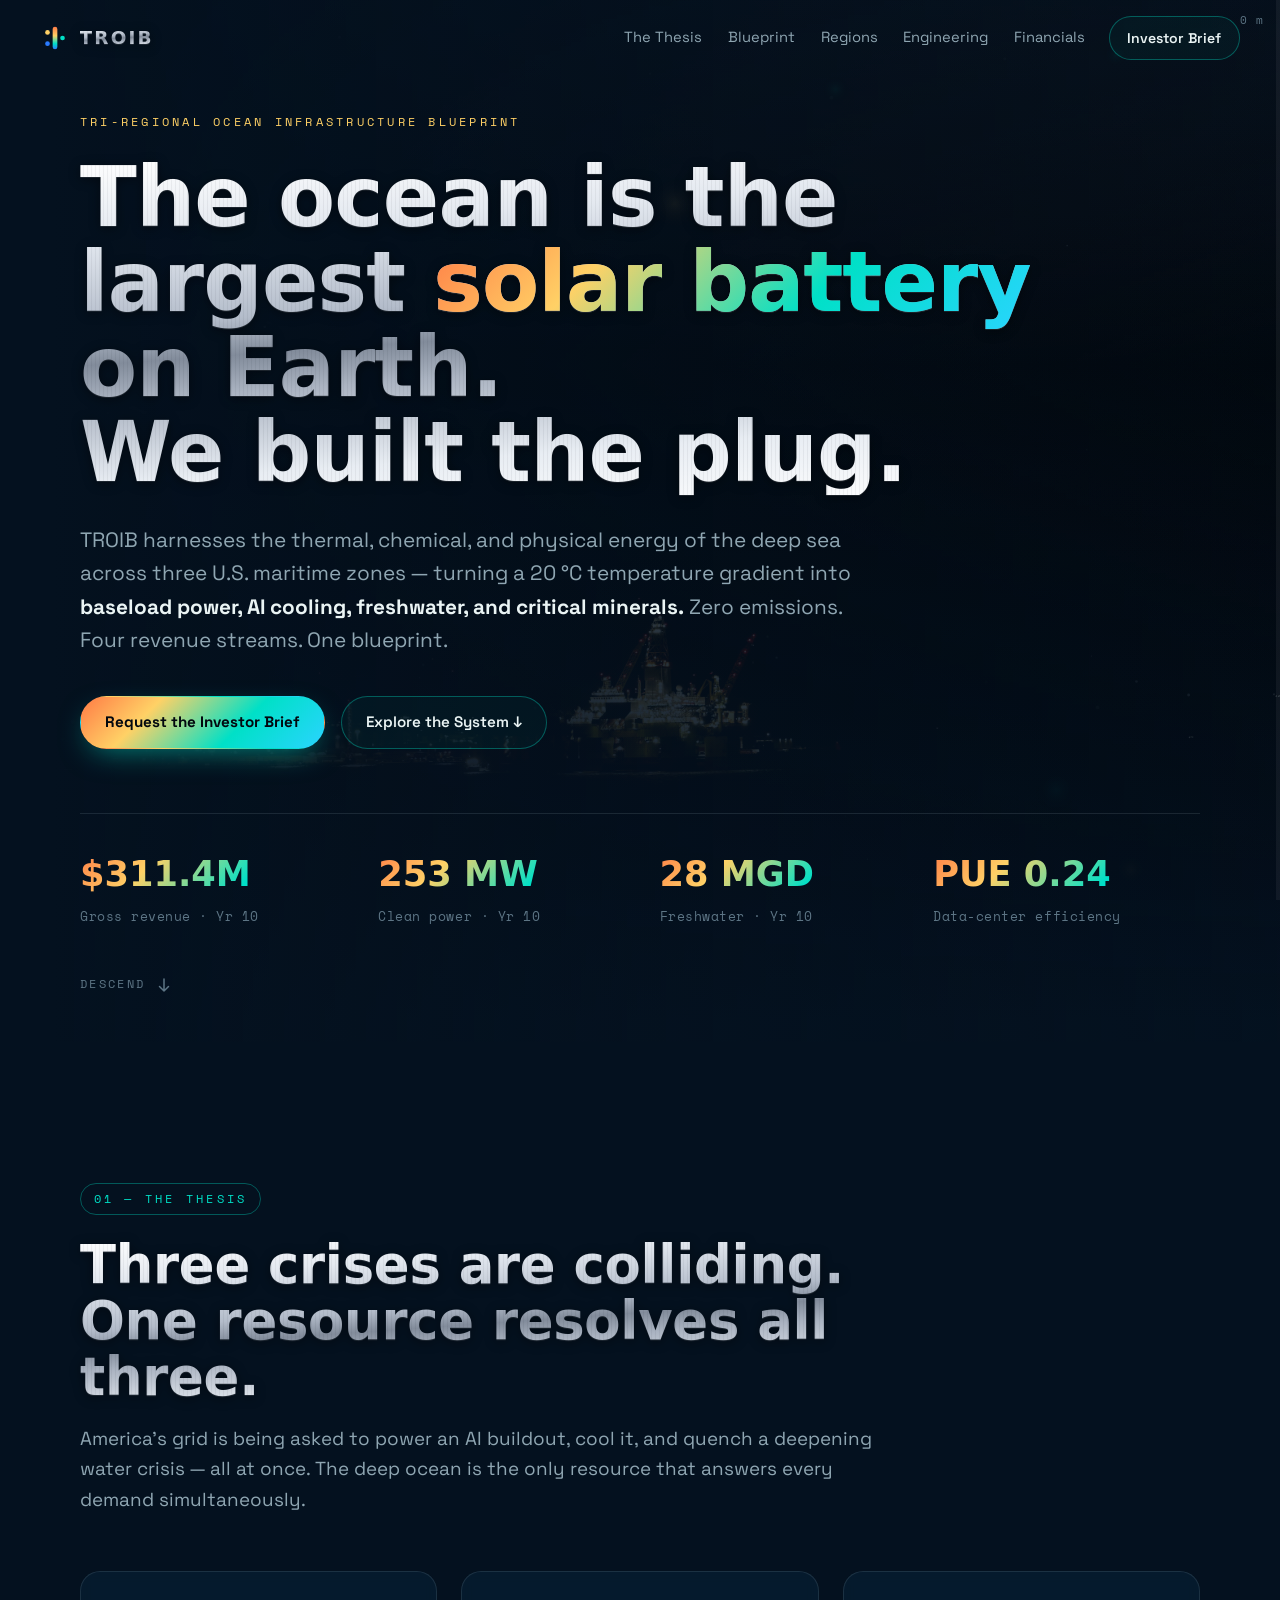
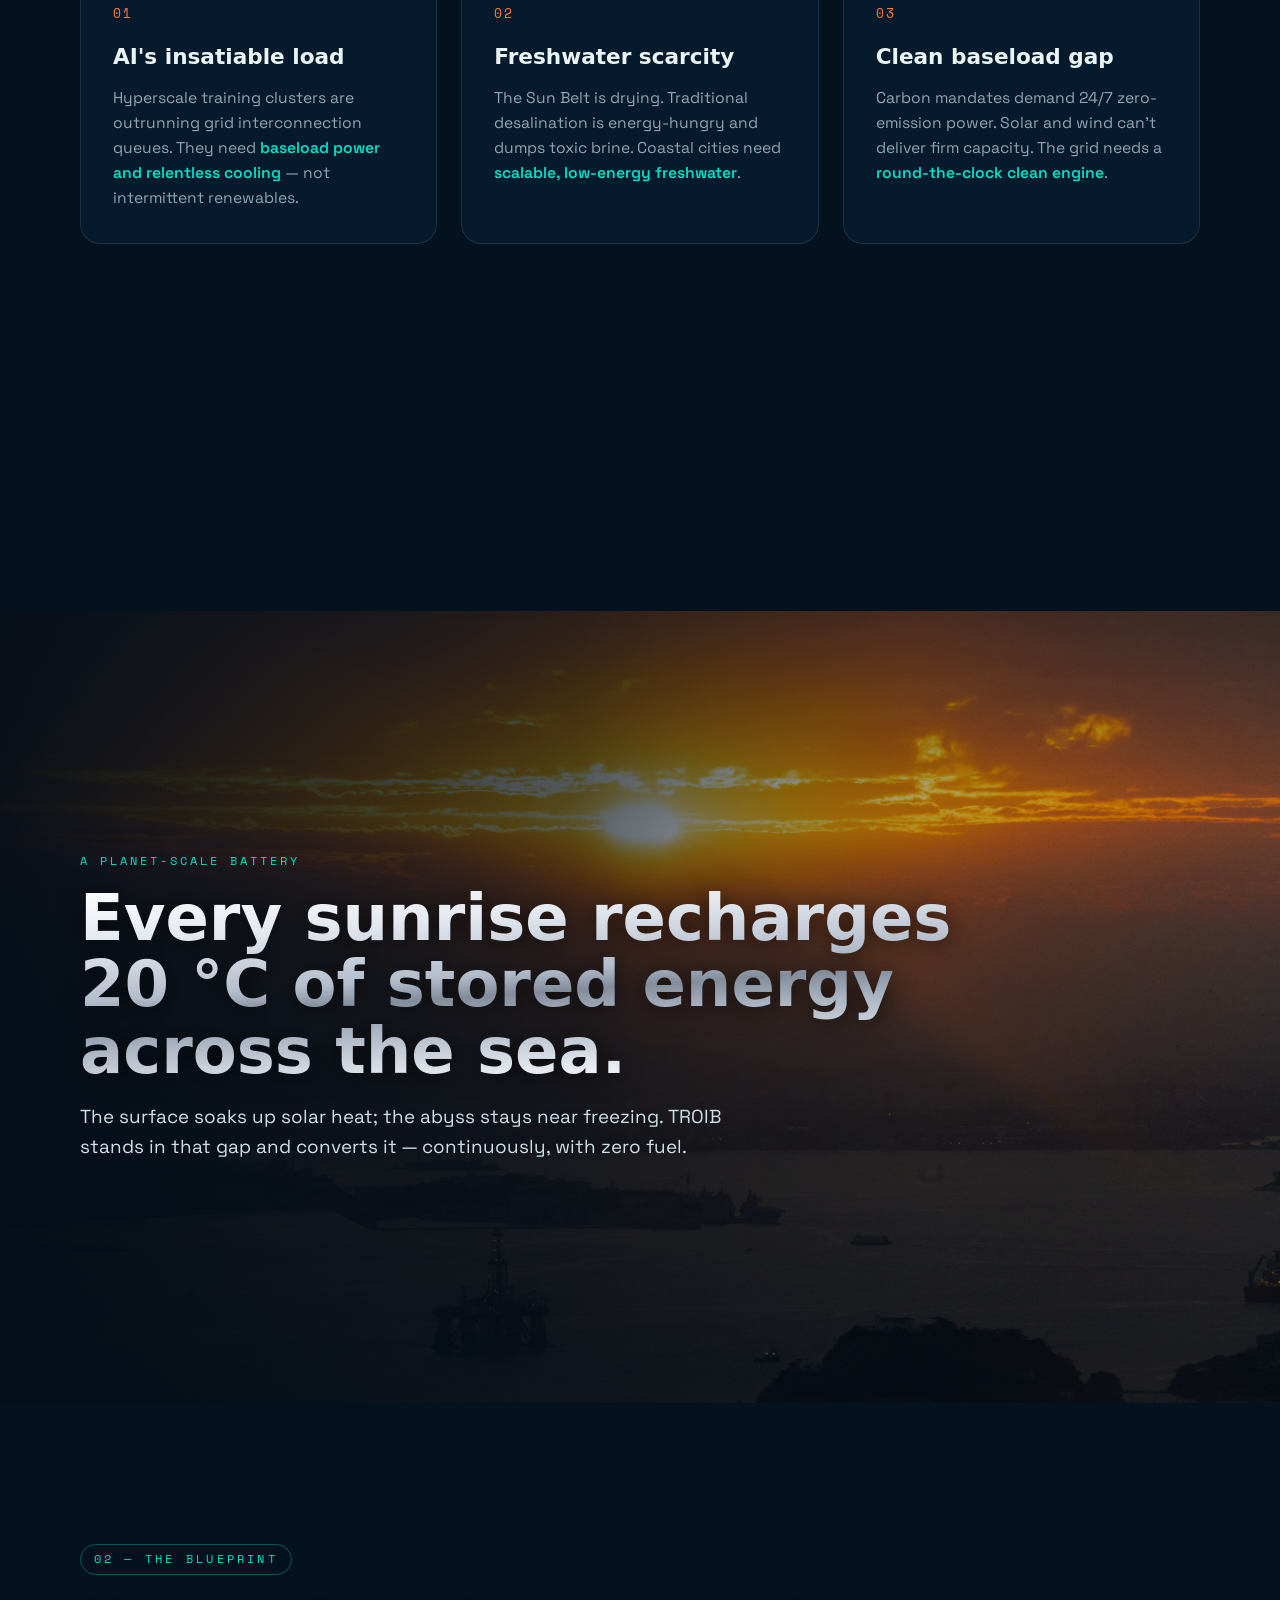
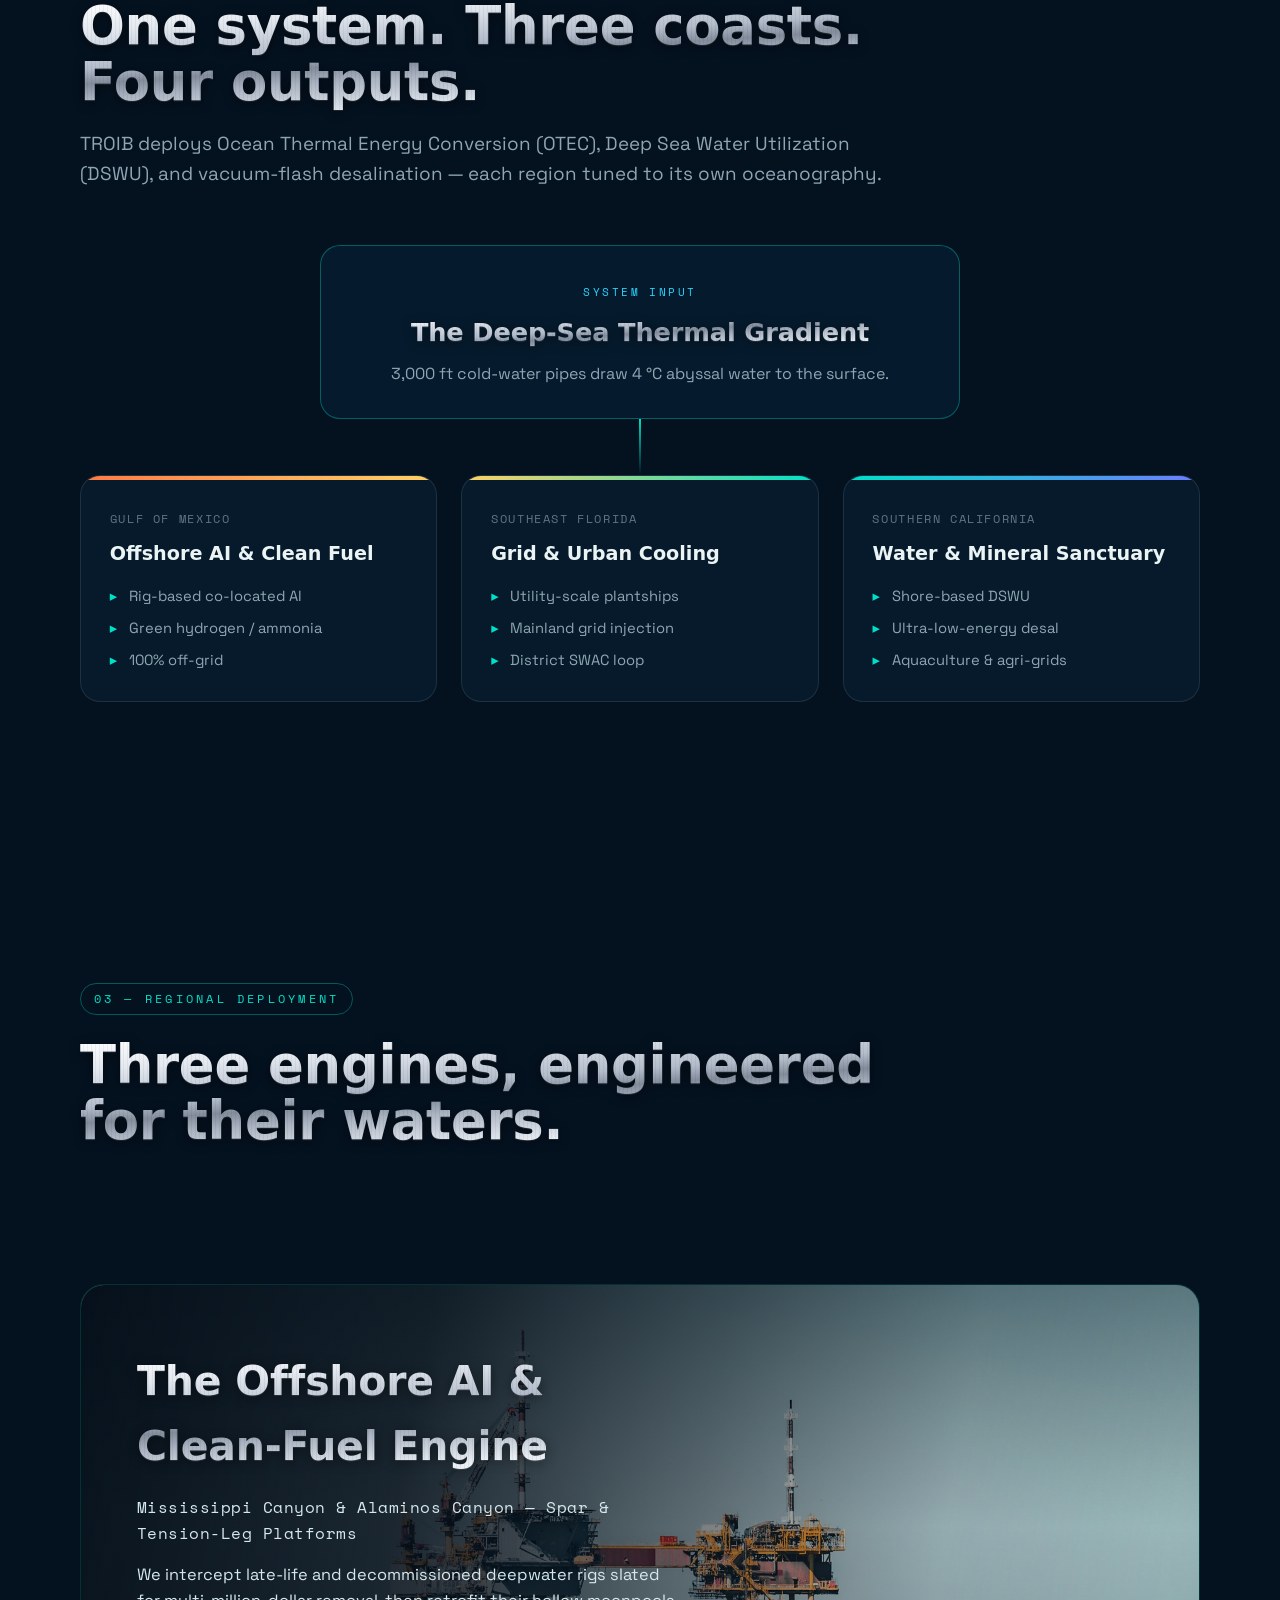
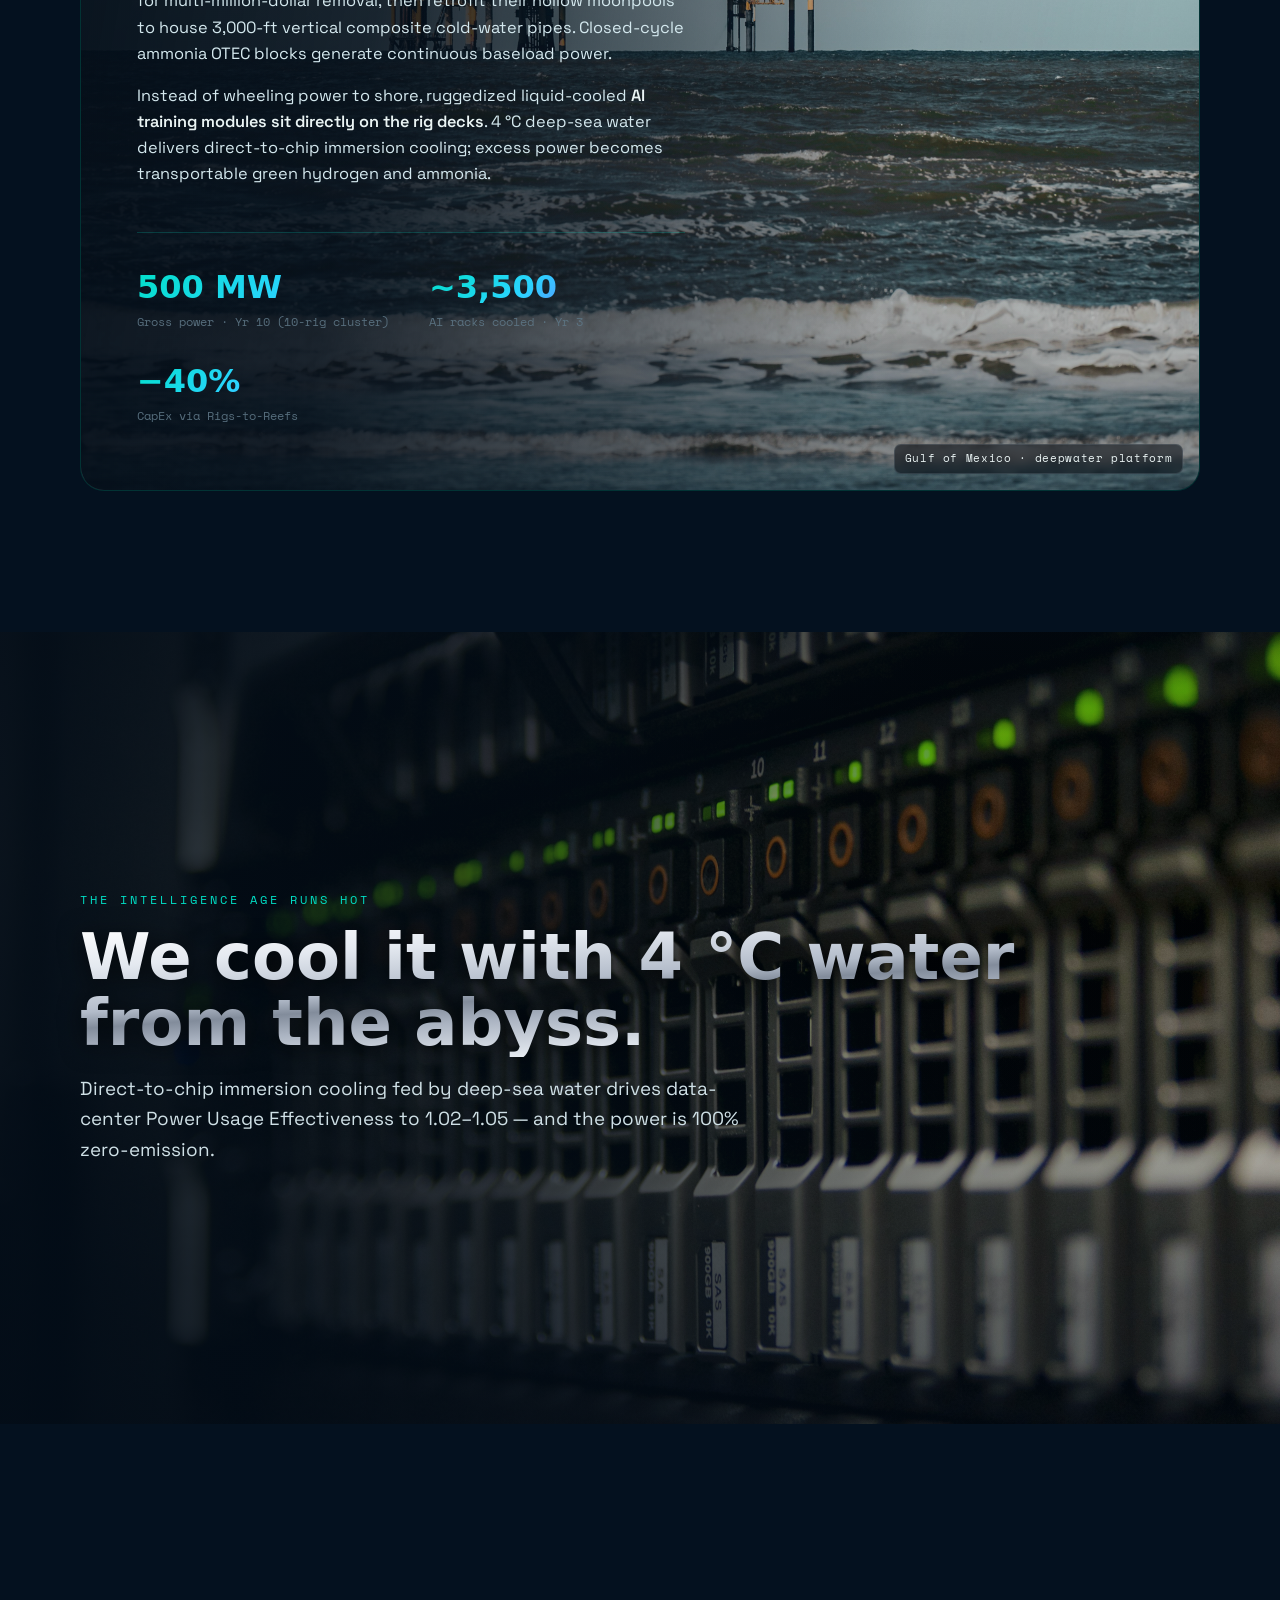
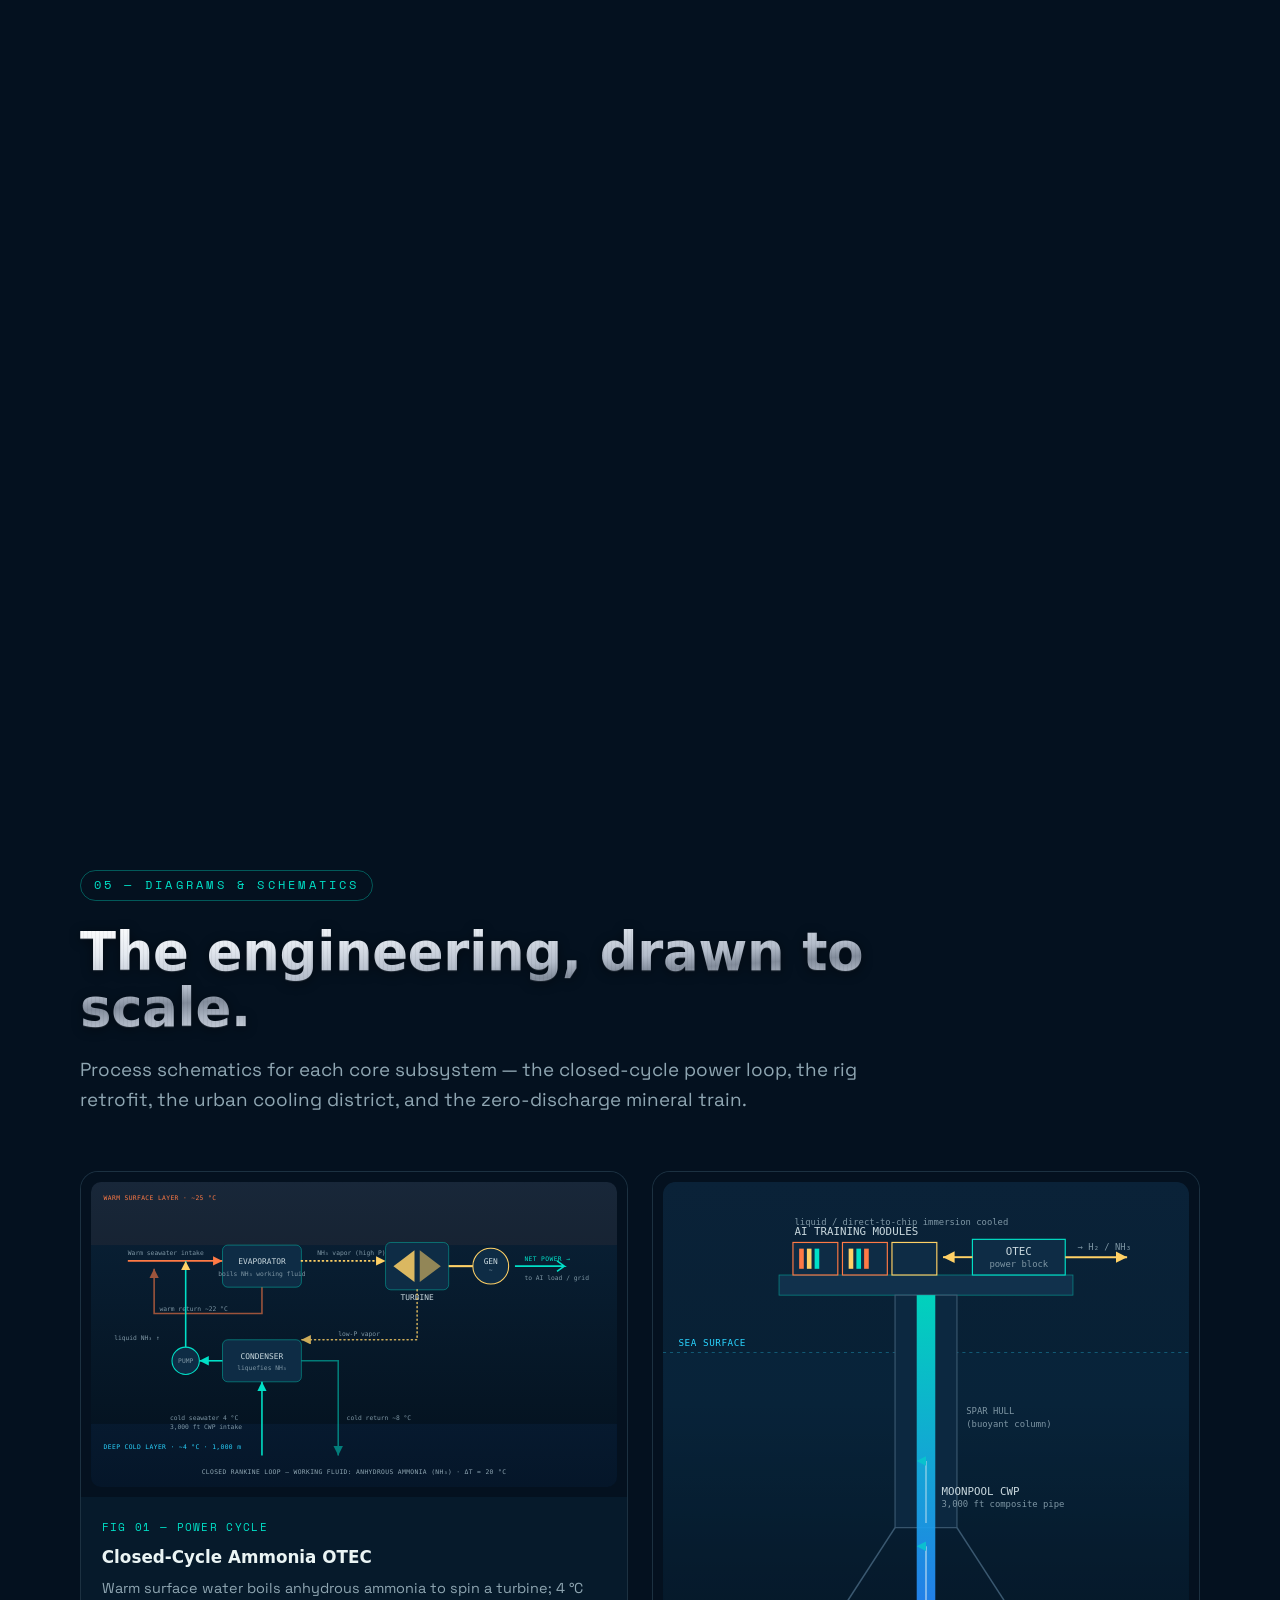
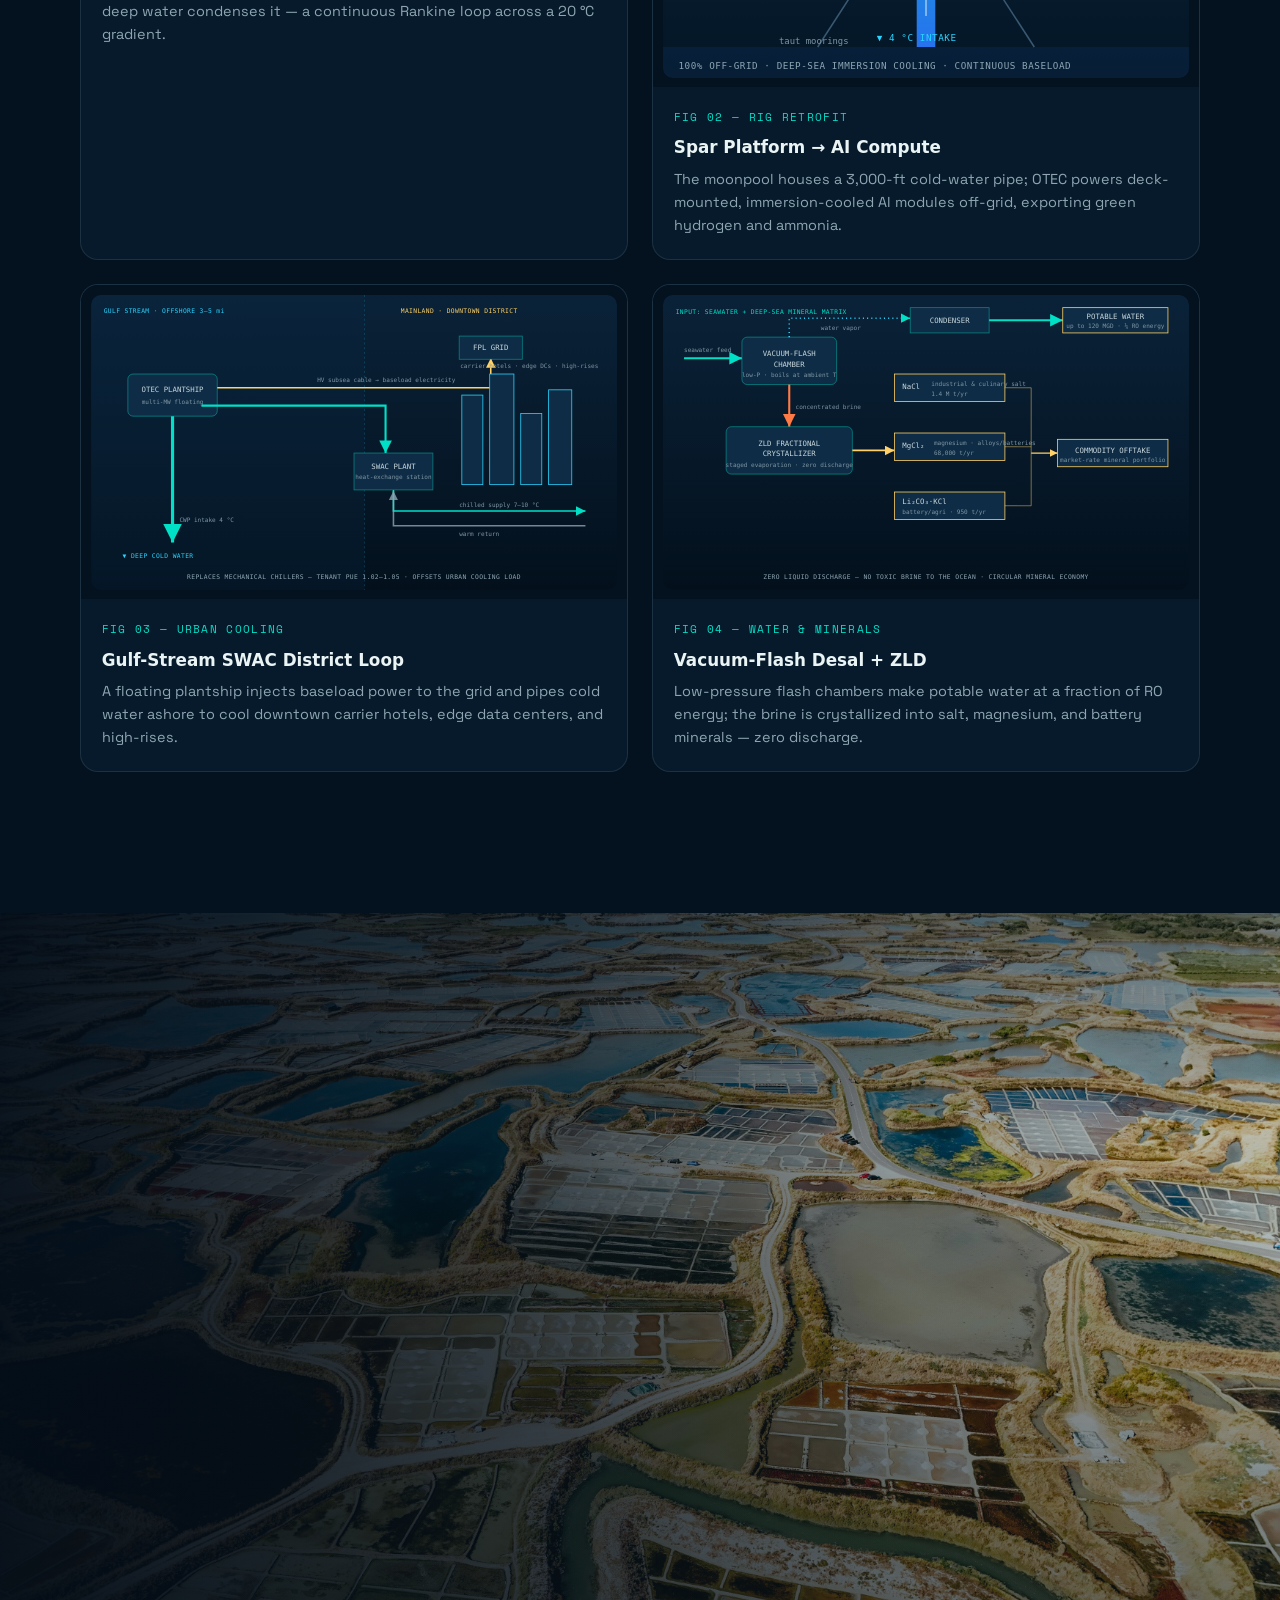
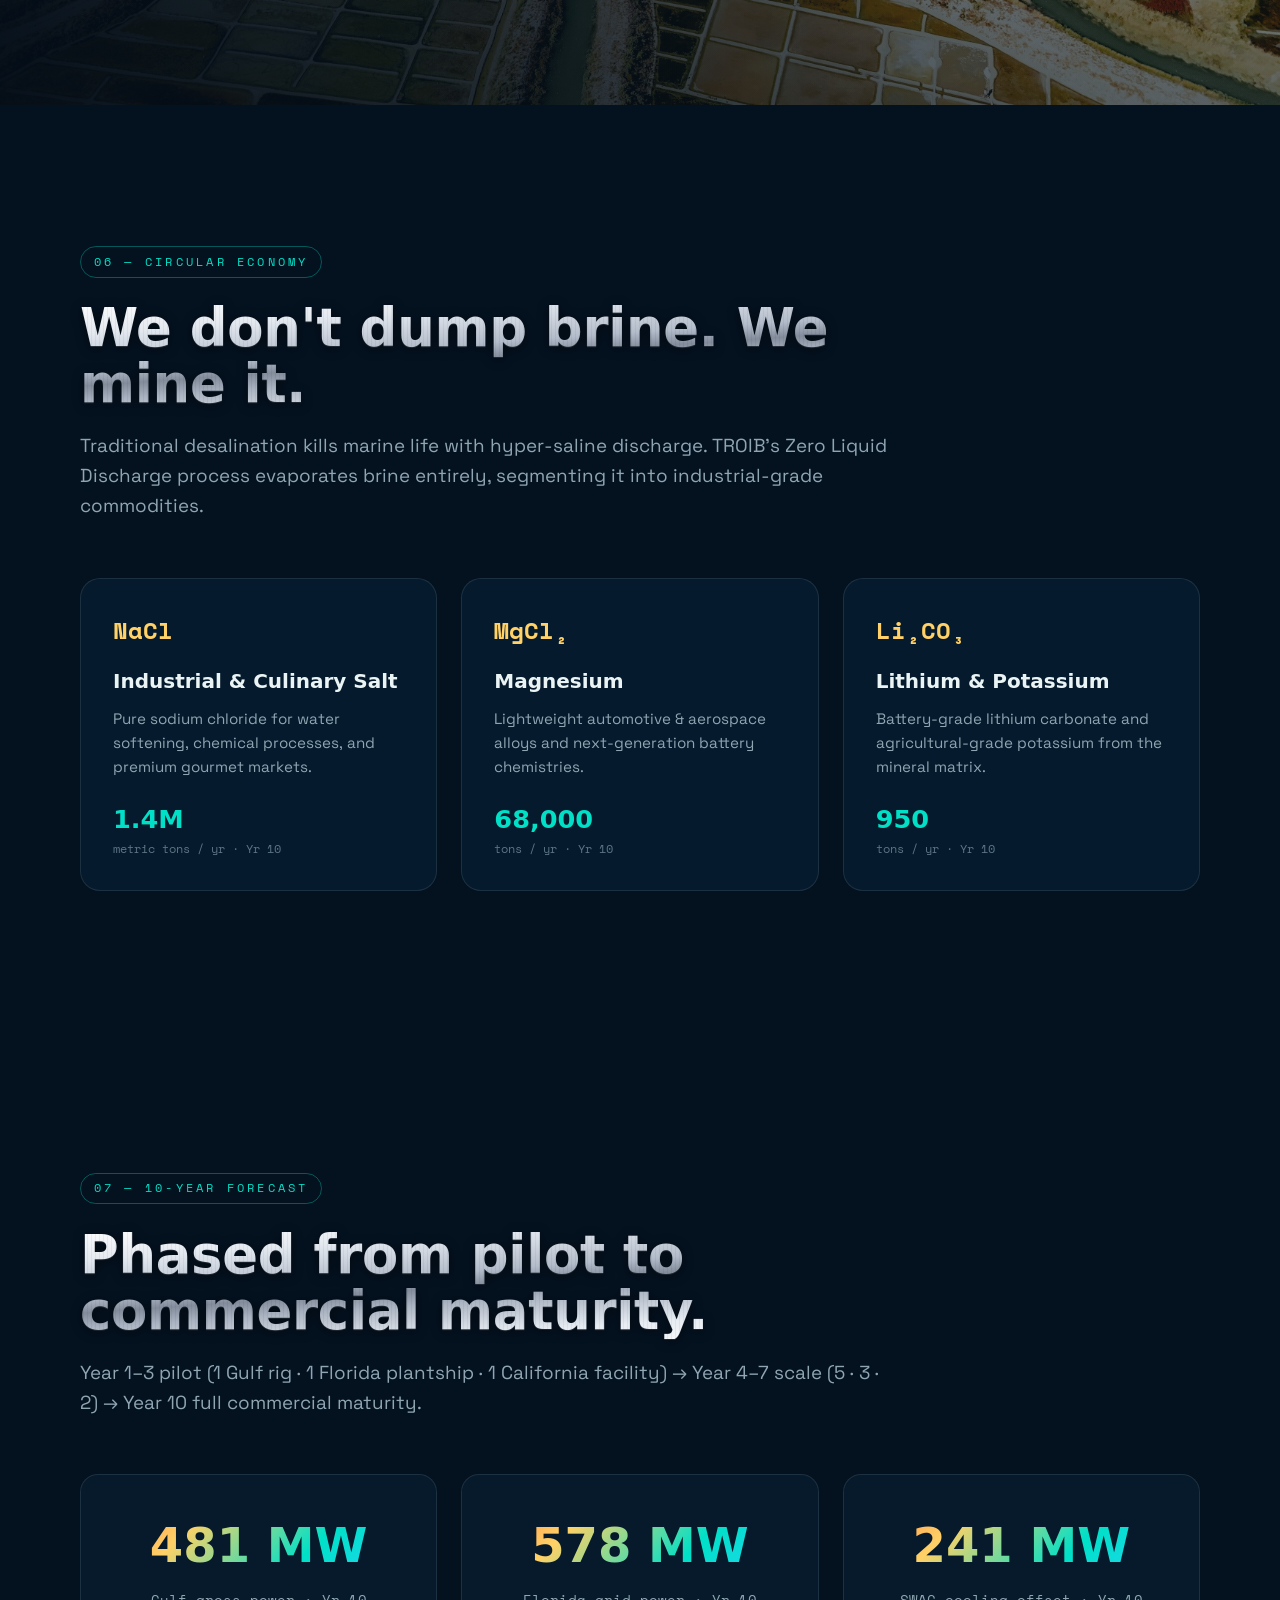
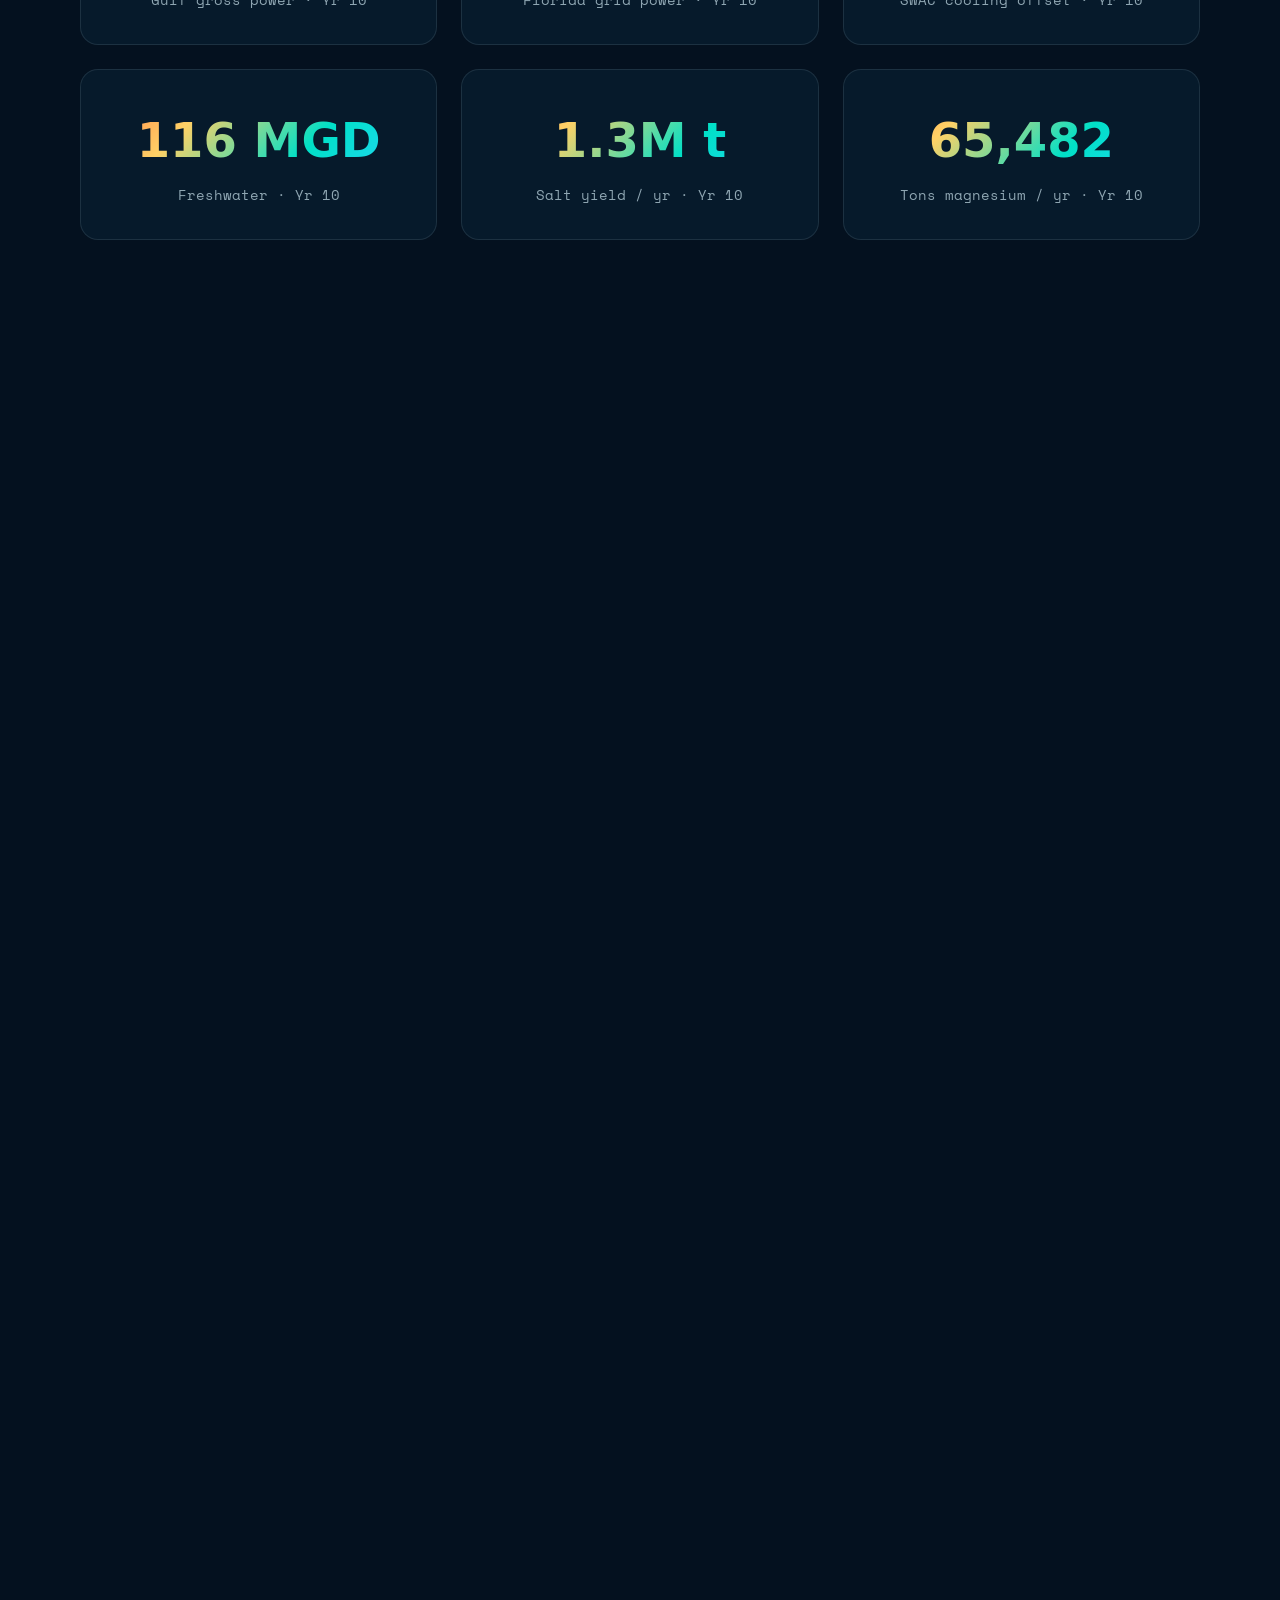
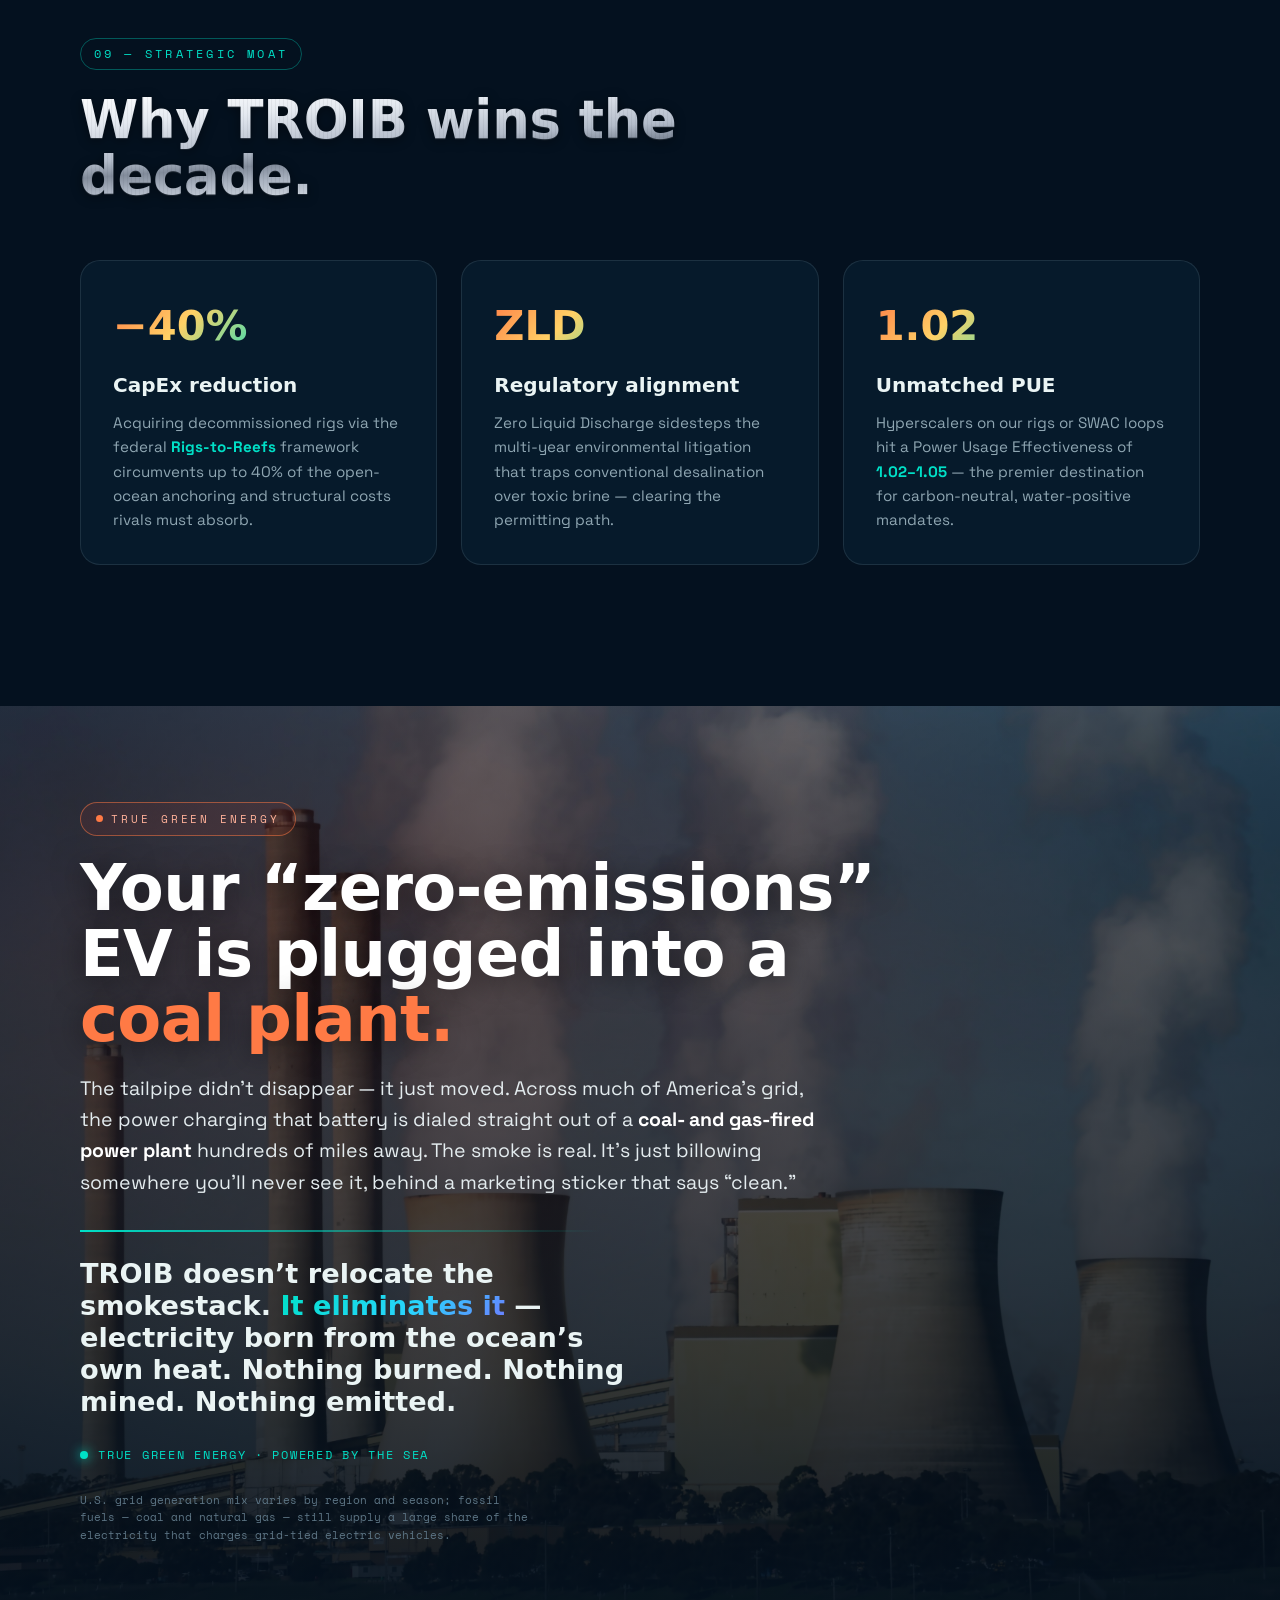
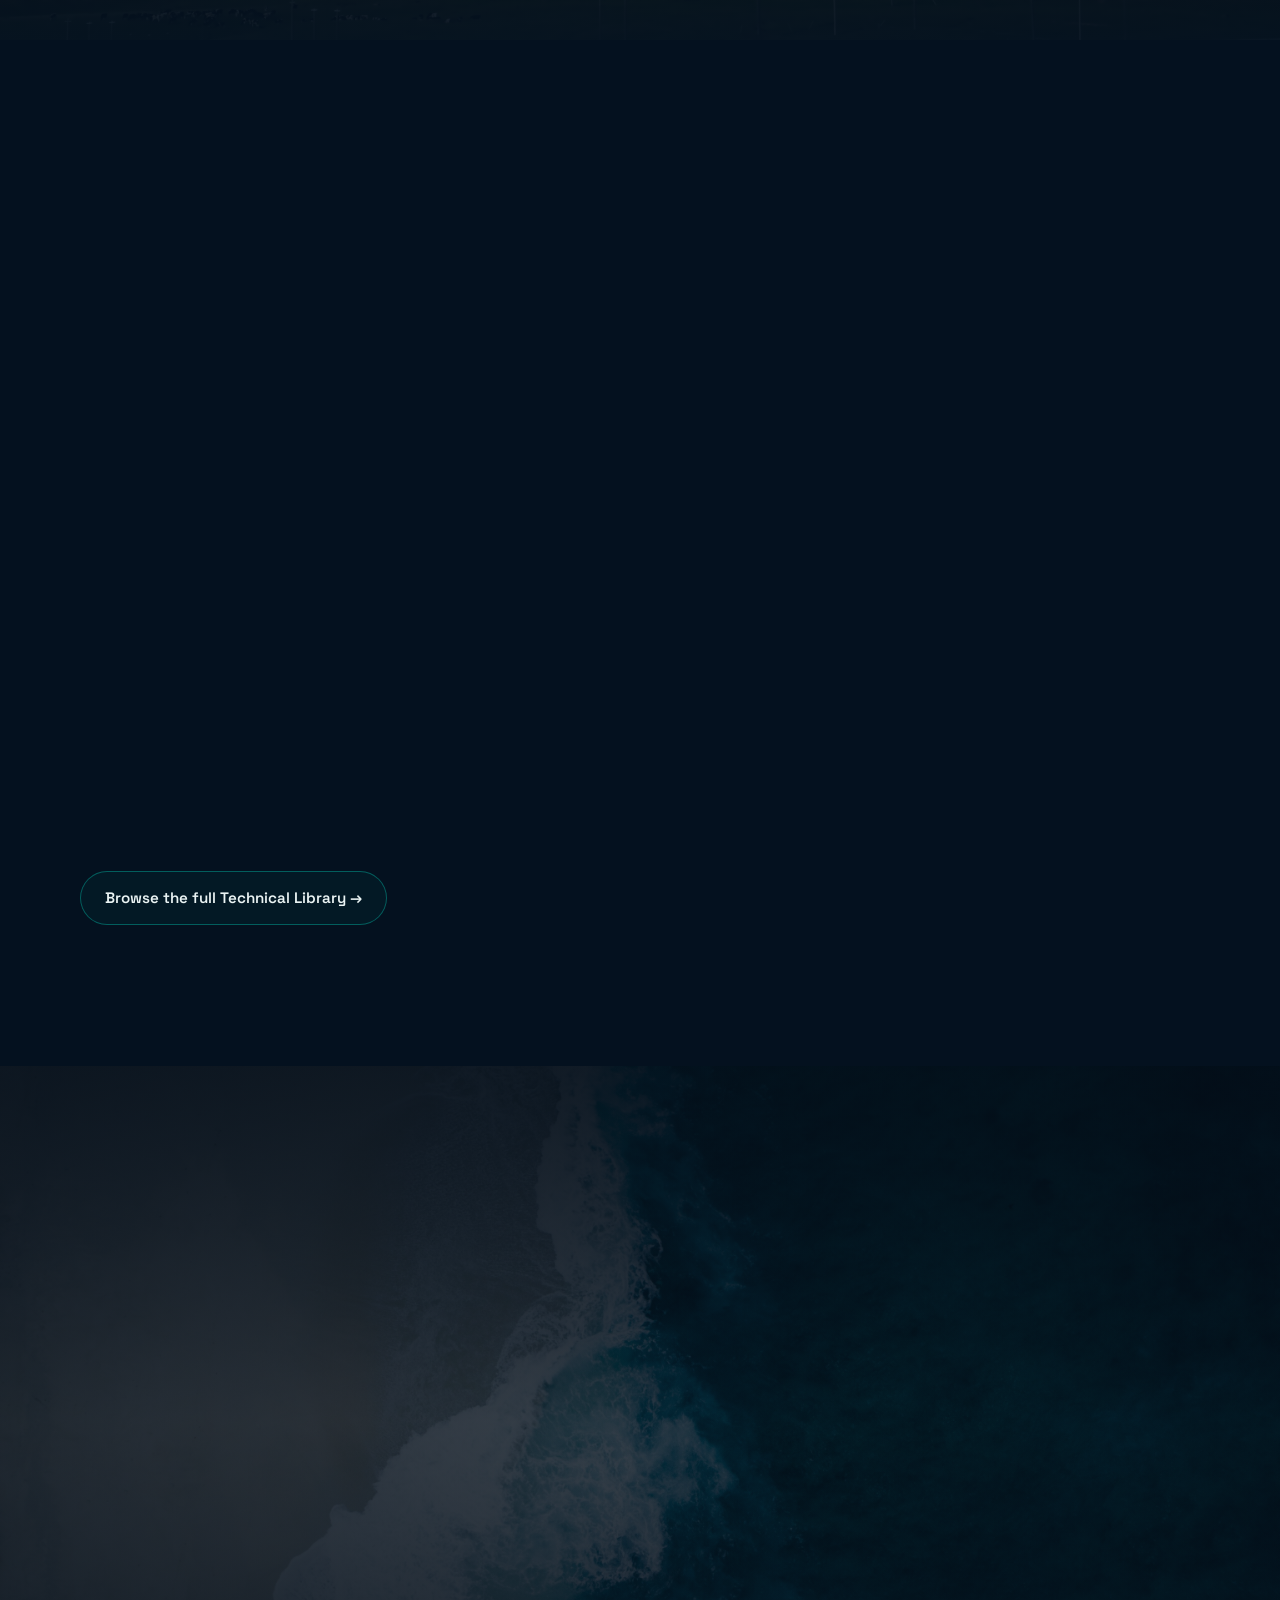
<file: index.html>
<!DOCTYPE html>
<html lang="en">
<head>
  <meta charset="UTF-8" />
  <meta name="viewport" content="width=device-width, initial-scale=1.0" />
  <title>TROIB — Tri-Regional Ocean Infrastructure Blueprint</title>
  <meta name="description" content="TROIB harnesses the ocean's thermal gradient across the Gulf of Mexico, Southeast Florida, and Southern California to power AI data centers, produce freshwater, and mine minerals — a zero-emission, four-revenue utility network." />
  <meta name="theme-color" content="#04111f" />
  <link rel="icon" type="image/svg+xml" href="assets/favicon.svg" />
  <link rel="canonical" href="https://troip.xyz/" />

  <!-- Open Graph -->
  <meta property="og:type" content="website" />
  <meta property="og:title" content="TROIB — The Tri-Regional Ocean Infrastructure Blueprint" />
  <meta property="og:description" content="The ocean is the largest solar battery on Earth. TROIB taps its thermal gradient to power AI, make water, and harvest minerals — zero emissions, four revenue streams." />
  <meta property="og:url" content="https://troip.xyz/" />
  <meta property="og:site_name" content="TROIB" />
  <meta name="twitter:card" content="summary_large_image" />

  <!-- Unique type pairing: Archivo Expanded (architectural display), Space Grotesk (body), Space Mono (data) -->
  <link rel="preconnect" href="https://fonts.googleapis.com" />
  <link rel="preconnect" href="https://fonts.gstatic.com" crossorigin />
  <link href="https://fonts.googleapis.com/css2?family=Archivo+Expanded:wght@500;600;700;800&family=Space+Grotesk:wght@400;500;600&family=Space+Mono:wght@400;700&display=swap" rel="stylesheet" />

  <link rel="stylesheet" href="assets/css/style.css" />

  <!-- Structured data (schema.org JSON-LD) -->
  <script type="application/ld+json">
  {
    "@context": "https://schema.org",
    "@graph": [
      {
        "@type": "Organization",
        "@id": "https://troip.xyz/#org",
        "name": "TROIB",
        "alternateName": "Tri-Regional Ocean Infrastructure Blueprint",
        "url": "https://troip.xyz/",
        "logo": "https://troip.xyz/assets/favicon.svg",
        "email": "invest@troip.xyz",
        "description": "TROIB harnesses the ocean's thermal gradient across the Gulf of Mexico, Southeast Florida, and Southern California to deliver zero-emission baseload power, AI data-center cooling, freshwater, and critical minerals.",
        "areaServed": ["Gulf of Mexico", "Southeast Florida", "Southern California", "United States"],
        "knowsAbout": ["Ocean Thermal Energy Conversion", "Deep Sea Water Utilization", "Vacuum-flash desalination", "Zero Liquid Discharge", "Sea Water Air Conditioning", "Data-center cooling"]
      },
      {
        "@type": "WebSite",
        "@id": "https://troip.xyz/#website",
        "url": "https://troip.xyz/",
        "name": "TROIB — Tri-Regional Ocean Infrastructure Blueprint",
        "publisher": { "@id": "https://troip.xyz/#org" },
        "inLanguage": "en-US"
      },
      {
        "@type": "WebPage",
        "@id": "https://troip.xyz/#webpage",
        "url": "https://troip.xyz/",
        "name": "TROIB — Tri-Regional Ocean Infrastructure Blueprint",
        "isPartOf": { "@id": "https://troip.xyz/#website" },
        "about": { "@id": "https://troip.xyz/#org" },
        "description": "The ocean is the largest solar battery on Earth. TROIB taps its thermal gradient to power AI, make water, and harvest minerals — zero emissions, four revenue streams.",
        "inLanguage": "en-US"
      },
      {
        "@type": "ItemList",
        "name": "TROIB Engineering White Papers",
        "itemListOrder": "https://schema.org/ItemListOrderAscending",
        "itemListElement": [
          { "@type": "ListItem", "position": 1, "url": "https://troip.xyz/papers/otec-thermodynamics", "name": "Closed-Cycle Ammonia OTEC: Thermodynamic Basis and Net Power Yield" },
          { "@type": "ListItem", "position": 2, "url": "https://troip.xyz/papers/rig-to-datacenter", "name": "Co-Locating AI Compute on Decommissioned Deepwater Platforms" },
          { "@type": "ListItem", "position": 3, "url": "https://troip.xyz/papers/swac-district-cooling", "name": "Sea Water Air Conditioning for Coastal Data and Urban Loads" },
          { "@type": "ListItem", "position": 4, "url": "https://troip.xyz/papers/zld-mineral-recovery", "name": "Zero Liquid Discharge and Marine Mineral Recovery" }
        ]
      }
    ]
  }
  </script>
</head>
<body>
  <!-- Scroll progress (depth gauge) -->
  <div class="depth-gauge" aria-hidden="true">
    <div class="depth-gauge__fill" id="depthFill"></div>
    <span class="depth-gauge__label" id="depthLabel">0 m</span>
  </div>

  <!-- Animated ocean-depth canvas backdrop -->
  <canvas id="oceanCanvas" class="ocean-canvas" aria-hidden="true"></canvas>
  <div class="grain" aria-hidden="true"></div>

  <!-- ============ NAV ============ -->
  <header class="nav" id="nav">
    <a href="#top" class="nav__brand" aria-label="TROIB home">
      <svg class="nav__mark" viewBox="0 0 64 64" width="30" height="30" aria-hidden="true">
        <rect x="27" y="8" width="10" height="48" rx="5" fill="url(#navGrad)"/>
        <circle cx="16" cy="20" r="5" fill="#ffd166"/>
        <circle cx="48" cy="32" r="5" fill="#00e0c7"/>
        <circle cx="16" cy="44" r="5" fill="#2a7bff"/>
        <defs><linearGradient id="navGrad" x1="0" y1="0" x2="0" y2="1">
          <stop offset="0" stop-color="#ff7a45"/><stop offset=".4" stop-color="#ffd166"/>
          <stop offset=".75" stop-color="#00e0c7"/><stop offset="1" stop-color="#2a7bff"/>
        </linearGradient></defs>
      </svg>
      <span class="nav__name">TROIB</span>
    </a>
    <nav class="nav__links" aria-label="Primary">
      <a href="#crisis">The Thesis</a>
      <a href="#blueprint">Blueprint</a>
      <a href="#regions">Regions</a>
      <a href="#schematics">Engineering</a>
      <a href="#financials">Financials</a>
    </nav>
    <a href="#invest" class="btn btn--ghost nav__cta">Investor Brief</a>
    <button class="nav__burger" id="burger" aria-label="Menu" aria-expanded="false"><span></span><span></span><span></span></button>
  </header>

  <main id="top">
    <!-- ============ HERO ============ -->
    <section class="hero" id="hero">
      <div class="hero__bg" aria-hidden="true">
        <img src="assets/img/hero-rig-night.jpg" alt="" fetchpriority="high" width="3840" height="2560" />
      </div>
      <div class="hero__inner">
        <p class="eyebrow reveal">Tri-Regional Ocean Infrastructure Blueprint</p>
        <h1 class="hero__title reveal">
          The ocean is the largest
          <span class="grad-text">solar battery</span>
          on Earth.<br/>We built the plug.
        </h1>
        <p class="hero__sub reveal">
          TROIB harnesses the thermal, chemical, and physical energy of the deep sea
          across three U.S. maritime zones — turning a 20&nbsp;°C temperature gradient into
          <strong>baseload power, AI cooling, freshwater, and critical minerals.</strong>
          Zero emissions. Four revenue streams. One blueprint.
        </p>
        <div class="hero__actions reveal">
          <a href="#invest" class="btn btn--solid">Request the Investor Brief</a>
          <a href="#blueprint" class="btn btn--ghost">Explore the System ↓</a>
        </div>

        <ul class="hero__ticker reveal" aria-label="Key 10-year targets">
          <li><span class="counter" data-to="1354.6" data-pre="$" data-suf="M" data-dec="1">$0M</span><em>Gross revenue · Yr 10</em></li>
          <li><span class="counter" data-to="1100" data-suf=" MW" data-dec="0">0 MW</span><em>Clean power · Yr 10</em></li>
          <li><span class="counter" data-to="120" data-suf=" MGD" data-dec="0">0 MGD</span><em>Freshwater · Yr 10</em></li>
          <li><span class="counter" data-to="1.05" data-pre="PUE " data-dec="2">PUE 0</span><em>Data-center efficiency</em></li>
        </ul>
      </div>
      <a href="#crisis" class="hero__scroll" aria-label="Scroll down">
        <span>Descend</span>
        <svg viewBox="0 0 24 24" width="18" height="18"><path d="M12 4v16M6 14l6 6 6-6" fill="none" stroke="currentColor" stroke-width="2" stroke-linecap="round" stroke-linejoin="round"/></svg>
      </a>
    </section>

    <!-- ============ CRISIS / THESIS ============ -->
    <section class="section" id="crisis">
      <div class="section__head reveal">
        <span class="kicker">01 — The Thesis</span>
        <h2 class="section__title">Three crises are colliding.<br/>One resource resolves all three.</h2>
        <p class="section__lead">America's grid is being asked to power an AI buildout, cool it, and quench
          a deepening water crisis — all at once. The deep ocean is the only resource that answers every demand simultaneously.</p>
      </div>
      <div class="crisis-grid">
        <article class="crisis-card reveal">
          <div class="crisis-card__num">01</div>
          <h3>AI's insatiable load</h3>
          <p>Hyperscale training clusters are outrunning grid interconnection queues. They need <strong>baseload power and relentless cooling</strong> — not intermittent renewables.</p>
        </article>
        <article class="crisis-card reveal">
          <div class="crisis-card__num">02</div>
          <h3>Freshwater scarcity</h3>
          <p>The Sun Belt is drying. Traditional desalination is energy-hungry and dumps toxic brine. Coastal cities need <strong>scalable, low-energy freshwater</strong>.</p>
        </article>
        <article class="crisis-card reveal">
          <div class="crisis-card__num">03</div>
          <h3>Clean baseload gap</h3>
          <p>Carbon mandates demand 24/7 zero-emission power. Solar and wind can't deliver firm capacity. The grid needs a <strong>round-the-clock clean engine</strong>.</p>
        </article>
      </div>
      <div class="thesis-bridge reveal">
        <div class="thesis-bridge__line"></div>
        <p>The deep sea sits at a constant <strong>4&nbsp;°C</strong>. The surface bakes at <strong>24&nbsp;°C+</strong>.
          That 20-degree gradient is a perpetual, planet-scale battery. TROIB converts it into electricity, cooling, water, and minerals — at once.</p>
      </div>
    </section>

    <!-- image band -->
    <section class="imgband" aria-label="A planet-scale battery">
      <img src="assets/img/sunset-rig.jpg" alt="Offshore platform silhouetted against a dramatic ocean sunset" loading="lazy" />
      <div class="imgband__inner reveal">
        <p class="imgband__kicker">A planet-scale battery</p>
        <h2 class="imgband__title">Every sunrise recharges 20&nbsp;°C of stored energy across the sea.</h2>
        <p class="imgband__sub">The surface soaks up solar heat; the abyss stays near freezing. TROIB stands in that gap and converts it — continuously, with zero fuel.</p>
      </div>
    </section>

    <!-- ============ BLUEPRINT / SYSTEM FLOW ============ -->
    <section class="section section--flow" id="blueprint">
      <div class="section__head reveal">
        <span class="kicker">02 — The Blueprint</span>
        <h2 class="section__title">One system. Three coasts. Four outputs.</h2>
        <p class="section__lead">TROIB deploys Ocean Thermal Energy Conversion (OTEC), Deep Sea Water Utilization (DSWU),
          and vacuum-flash desalination — each region tuned to its own oceanography.</p>
      </div>

      <div class="flow reveal">
        <div class="flow__source">
          <span class="flow__pill">SYSTEM INPUT</span>
          <h3>The Deep-Sea Thermal Gradient</h3>
          <p>3,000&nbsp;ft cold-water pipes draw 4&nbsp;°C abyssal water to the surface.</p>
        </div>
        <div class="flow__split" aria-hidden="true"></div>
        <div class="flow__branches">
          <article class="flow__branch flow__branch--a">
            <span class="flow__zone">GULF OF MEXICO</span>
            <h4>Offshore AI &amp; Clean Fuel</h4>
            <ul>
              <li>Rig-based co-located AI</li>
              <li>Green hydrogen / ammonia</li>
              <li>100% off-grid</li>
            </ul>
          </article>
          <article class="flow__branch flow__branch--b">
            <span class="flow__zone">SOUTHEAST FLORIDA</span>
            <h4>Grid &amp; Urban Cooling</h4>
            <ul>
              <li>Utility-scale plantships</li>
              <li>Mainland grid injection</li>
              <li>District SWAC loop</li>
            </ul>
          </article>
          <article class="flow__branch flow__branch--c">
            <span class="flow__zone">SOUTHERN CALIFORNIA</span>
            <h4>Water &amp; Mineral Sanctuary</h4>
            <ul>
              <li>Shore-based DSWU</li>
              <li>Ultra-low-energy desal</li>
              <li>Aquaculture &amp; agri-grids</li>
            </ul>
          </article>
        </div>
      </div>
    </section>

    <!-- ============ REGIONS ============ -->
    <section class="section" id="regions">
      <div class="section__head reveal">
        <span class="kicker">03 — Regional Deployment</span>
        <h2 class="section__title">Three engines, engineered for their waters.</h2>
      </div>

      <div class="region-tabs reveal" role="tablist" aria-label="Regions">
        <button class="region-tab is-active" role="tab" aria-selected="true" data-region="gulf">
          <span class="region-tab__tag">A</span> Gulf of Mexico
        </button>
        <button class="region-tab" role="tab" aria-selected="false" data-region="florida">
          <span class="region-tab__tag">B</span> Southeast Florida
        </button>
        <button class="region-tab" role="tab" aria-selected="false" data-region="cali">
          <span class="region-tab__tag">C</span> Southern California
        </button>
      </div>

      <div class="region-panels">
        <!-- GULF -->
        <article class="region-panel is-active" data-region="gulf">
          <div class="region-panel__body">
            <h3>The Offshore AI &amp; Clean-Fuel Engine</h3>
            <p class="region-panel__strap">Mississippi Canyon &amp; Alaminos Canyon — Spar &amp; Tension-Leg Platforms</p>
            <p>We intercept late-life and decommissioned deepwater rigs slated for multi-million-dollar
              removal, then retrofit their hollow moonpools to house 3,000-ft vertical composite cold-water pipes.
              Closed-cycle ammonia OTEC blocks generate continuous baseload power.</p>
            <p>Instead of wheeling power to shore, ruggedized liquid-cooled <strong>AI training modules
              sit directly on the rig decks</strong>. 4&nbsp;°C deep-sea water delivers direct-to-chip immersion cooling;
              excess power becomes transportable green hydrogen and ammonia.</p>
            <div class="region-panel__stats">
              <div><b>500 MW</b><span>Gross power · Yr 10 (10-rig cluster)</span></div>
              <div><b>~3,500</b><span>AI racks cooled · Yr 3</span></div>
              <div><b>−40%</b><span>CapEx via Rigs-to-Reefs</span></div>
            </div>
          </div>
          <figure class="region-panel__art">
            <img src="assets/img/gulf-platform.jpg" alt="Offshore production platform standing over the Gulf of Mexico" loading="lazy" width="3840" height="2560" />
            <span class="art-tag">Gulf of Mexico · deepwater platform</span>
          </figure>
        </article>

        <!-- FLORIDA -->
        <article class="region-panel" data-region="florida">
          <div class="region-panel__body">
            <h3>The Municipal Grid &amp; Urban Cooling Hub</h3>
            <p class="region-panel__strap">Miami · Fort Lauderdale · Florida Keys — tapping the Gulf Stream</p>
            <p>Commercial multi-megawatt floating OTEC plantships moor 3–5 miles offshore, tapping the
              powerful thermal gradient of the Gulf Stream. High-voltage subsea cables inject baseload
              electricity directly into the Florida Power &amp; Light grid.</p>
            <p>Post-turbine cold water (7–10&nbsp;°C) feeds a mainland <strong>Sea Water Air Conditioning (SWAC)</strong>
              district loop through downtown Miami's carrier hotels, edge data centers, and high-rises —
              retiring electricity-hogging mechanical chillers entirely.</p>
            <div class="region-panel__stats">
              <div><b>600 MW</b><span>Direct-to-grid · Yr 10</span></div>
              <div><b>250 MW</b><span>Urban cooling offset · Yr 10</span></div>
              <div><b>PUE 1.02</b><span>For SWAC-connected tenants</span></div>
            </div>
          </div>
          <figure class="region-panel__art">
            <img src="assets/img/miami-skyline.jpg" alt="Downtown Miami skyline lit at night across the water" loading="lazy" width="3840" height="2560" />
            <span class="art-tag">Miami · downtown SWAC district</span>
          </figure>
        </article>

        <!-- CALI -->
        <article class="region-panel" data-region="cali">
          <div class="region-panel__body">
            <h3>The Eco-Industrial &amp; Mineral Sanctuary</h3>
            <p class="region-panel__strap">La Jolla &amp; Redondo Canyons — a fractional, non-power OTEC asset</p>
            <p>Shore-based DSWU facilities sit beside deep submarine canyons. Lacking the surface
              temperature for electricity generation, this region runs as a pure-utility asset: high-volume
              intake pipelines pull 4&nbsp;°C water for two value streams.</p>
            <p><strong>Vacuum-flash desalination</strong> boils seawater at ambient temperature inside
              low-pressure chambers — a fraction of the energy of reverse osmosis. Chilled closed loops
              cool agricultural soil for heatwave-proof crops and feed pathogen-free mariculture grids.</p>
            <div class="region-panel__stats">
              <div><b>85 MW</b><span>Utility power offset · Yr 10</span></div>
              <div><b>Zero</b><span>Brine discharge (ZLD)</span></div>
              <div><b>120 MGD</b><span>Freshwater across nodes · Yr 10</span></div>
            </div>
          </div>
          <figure class="region-panel__art">
            <img src="assets/img/socal-coast.jpg" alt="Aerial view of the La Jolla and San Diego coastline in Southern California" loading="lazy" width="3840" height="2561" />
            <span class="art-tag">La Jolla · submarine canyon coast</span>
          </figure>
        </article>
      </div>
    </section>

    <!-- image band: data center -->
    <section class="imgband" aria-label="Deep-sea cooling">
      <img src="assets/img/datacenter.jpg" alt="Rows of data-center server bays with green status lights" loading="lazy" />
      <div class="imgband__inner reveal">
        <p class="imgband__kicker">The intelligence age runs hot</p>
        <h2 class="imgband__title">We cool it with 4&nbsp;°C water from the abyss.</h2>
        <p class="imgband__sub">Direct-to-chip immersion cooling fed by deep-sea water drives data-center Power Usage Effectiveness to 1.02–1.05 — and the power is 100% zero-emission.</p>
      </div>
    </section>

    <!-- ============ TECHNOLOGY ============ -->
    <section class="section" id="tech">
      <div class="section__head reveal">
        <span class="kicker">04 — Core Technology</span>
        <h2 class="section__title">Four proven processes, one closed loop.</h2>
      </div>
      <div class="tech-grid">
        <article class="tech-card reveal">
          <h3><span class="tech-card__abbr">OTEC</span>Ocean Thermal Energy Conversion</h3>
          <p>A closed ammonia cycle exploits the warm-surface / cold-deep gradient to spin turbines —
            firm, 24/7, zero-emission baseload that solar and wind cannot match.</p>
        </article>
        <article class="tech-card reveal">
          <h3><span class="tech-card__abbr">DSWU</span>Deep Sea Water Utilization</h3>
          <p>Cold, nutrient-dense, pathogen-free abyssal water becomes a feedstock for cooling,
            desalination, aquaculture, and chilled-soil agriculture.</p>
        </article>
        <article class="tech-card reveal">
          <h3><span class="tech-card__abbr">VFD</span>Vacuum-Flash Desalination</h3>
          <p>Low-pressure chambers boil seawater at ambient temperature, producing potable water at a
            fraction of reverse-osmosis energy — no high-pressure membranes.</p>
        </article>
        <article class="tech-card reveal">
          <h3><span class="tech-card__abbr">ZLD</span>Zero Liquid Discharge</h3>
          <p>Fractional crystallization evaporates brine completely — eliminating toxic dumping and
            converting waste into high-value mineral commodities.</p>
        </article>
      </div>
    </section>

    <!-- ============ SCHEMATICS ============ -->
    <section class="section" id="schematics">
      <div class="section__head reveal">
        <span class="kicker">05 — Diagrams &amp; Schematics</span>
        <h2 class="section__title">The engineering, drawn to scale.</h2>
        <p class="section__lead">Process schematics for each core subsystem — the closed-cycle power loop, the rig
          retrofit, the urban cooling district, and the zero-discharge mineral train.</p>
      </div>
      <div class="schem-grid">
        <figure class="figure reveal">
          <div class="figure__media"><img src="assets/diagrams/otec-cycle.svg" alt="Closed-cycle ammonia OTEC schematic showing evaporator, turbine-generator, condenser and the cold-water loop" loading="lazy" style="width:100%;height:auto;display:block;aspect-ratio:1000/580" /></div>
          <figcaption>
            <span class="figure__tag">FIG 01 — POWER CYCLE</span>
            <h3>Closed-Cycle Ammonia OTEC</h3>
            <p>Warm surface water boils anhydrous ammonia to spin a turbine; 4&nbsp;°C deep water condenses it — a continuous Rankine loop across a 20&nbsp;°C gradient.</p>
          </figcaption>
        </figure>
        <figure class="figure reveal">
          <div class="figure__media"><img src="assets/diagrams/rig-retrofit.svg" alt="Cross-section of a Spar platform retrofit with AI modules on deck and a 3,000 foot cold-water pipe in the moonpool" loading="lazy" style="width:100%;height:auto;display:block;aspect-ratio:680/640" /></div>
          <figcaption>
            <span class="figure__tag">FIG 02 — RIG RETROFIT</span>
            <h3>Spar Platform → AI Compute</h3>
            <p>The moonpool houses a 3,000-ft cold-water pipe; OTEC powers deck-mounted, immersion-cooled AI modules off-grid, exporting green hydrogen and ammonia.</p>
          </figcaption>
        </figure>
        <figure class="figure reveal">
          <div class="figure__media"><img src="assets/diagrams/swac-loop.svg" alt="Florida SWAC schematic: offshore plantship feeds the grid and a mainland district cooling loop" loading="lazy" style="width:100%;height:auto;display:block;aspect-ratio:1000/560" /></div>
          <figcaption>
            <span class="figure__tag">FIG 03 — URBAN COOLING</span>
            <h3>Gulf-Stream SWAC District Loop</h3>
            <p>A floating plantship injects baseload power to the grid and pipes cold water ashore to cool downtown carrier hotels, edge data centers, and high-rises.</p>
          </figcaption>
        </figure>
        <figure class="figure reveal">
          <div class="figure__media"><img src="assets/diagrams/zld-train.svg" alt="Vacuum-flash desalination and zero liquid discharge crystallization schematic" loading="lazy" style="width:100%;height:auto;display:block;aspect-ratio:1000/560" /></div>
          <figcaption>
            <span class="figure__tag">FIG 04 — WATER &amp; MINERALS</span>
            <h3>Vacuum-Flash Desal + ZLD</h3>
            <p>Low-pressure flash chambers make potable water at a fraction of RO energy; the brine is crystallized into salt, magnesium, and battery minerals — zero discharge.</p>
          </figcaption>
        </figure>
      </div>
    </section>

    <!-- image band: salt ponds -->
    <section class="imgband" aria-label="Circular mineral economy">
      <img src="assets/img/salt-ponds.jpg" alt="Aerial view of colorful coastal salt-evaporation ponds" loading="lazy" />
      <div class="imgband__inner reveal">
        <p class="imgband__kicker">Zero liquid discharge</p>
        <h2 class="imgband__title">The brine others dump, we crystallize into commodities.</h2>
        <p class="imgband__sub">Fractional crystallization turns waste brine into salt, magnesium, lithium and potassium — eliminating toxic discharge and opening a fourth revenue stream.</p>
      </div>
    </section>

    <!-- ============ CIRCULAR ECONOMY ============ -->
    <section class="section section--mineral" id="mineral">
      <div class="section__head reveal">
        <span class="kicker">06 — Circular Economy</span>
        <h2 class="section__title">We don't dump brine. We mine it.</h2>
        <p class="section__lead">Traditional desalination kills marine life with hyper-saline discharge.
          TROIB's Zero Liquid Discharge process evaporates brine entirely, segmenting it into
          industrial-grade commodities.</p>
      </div>
      <div class="mineral-grid">
        <article class="mineral-card reveal">
          <div class="mineral-card__sym">NaCl</div>
          <h3>Industrial &amp; Culinary Salt</h3>
          <p>Pure sodium chloride for water softening, chemical processes, and premium gourmet markets.</p>
          <div class="mineral-card__yield">1.4M <span>metric tons / yr · Yr 10</span></div>
        </article>
        <article class="mineral-card reveal">
          <div class="mineral-card__sym">MgCl₂</div>
          <h3>Magnesium</h3>
          <p>Lightweight automotive &amp; aerospace alloys and next-generation battery chemistries.</p>
          <div class="mineral-card__yield">68,000 <span>tons / yr · Yr 10</span></div>
        </article>
        <article class="mineral-card reveal">
          <div class="mineral-card__sym">Li₂CO₃</div>
          <h3>Lithium &amp; Potassium</h3>
          <p>Battery-grade lithium carbonate and agricultural-grade potassium from the mineral matrix.</p>
          <div class="mineral-card__yield">950 <span>tons / yr · Yr 10</span></div>
        </article>
      </div>
    </section>

    <!-- ============ FORECASTS ============ -->
    <section class="section" id="forecast">
      <div class="section__head reveal">
        <span class="kicker">07 — 10-Year Forecast</span>
        <h2 class="section__title">Phased from pilot to commercial maturity.</h2>
        <p class="section__lead">Year 1–3 pilot (1 Gulf rig · 1 Florida plantship · 1 California facility) →
          Year 4–7 scale (5 · 3 · 2) → Year 10 full commercial maturity.</p>
      </div>
      <div class="metric-grid">
        <div class="metric reveal"><span class="counter" data-to="500" data-suf=" MW" data-dec="0">0</span><b>Gulf gross power · Yr 10</b></div>
        <div class="metric reveal"><span class="counter" data-to="600" data-suf=" MW" data-dec="0">0</span><b>Florida grid power · Yr 10</b></div>
        <div class="metric reveal"><span class="counter" data-to="250" data-suf=" MW" data-dec="0">0</span><b>SWAC cooling offset · Yr 10</b></div>
        <div class="metric reveal"><span class="counter" data-to="120" data-suf=" MGD" data-dec="0">0</span><b>Freshwater · Yr 10</b></div>
        <div class="metric reveal"><span class="counter" data-to="1.4" data-suf="M t" data-dec="1">0</span><b>Salt yield / yr · Yr 10</b></div>
        <div class="metric reveal"><span class="counter" data-to="68000" data-suf="" data-dec="0">0</span><b>Tons magnesium / yr · Yr 10</b></div>
      </div>
    </section>

    <!-- ============ FINANCIALS ============ -->
    <section class="section section--fin" id="financials">
      <div class="section__head reveal">
        <span class="kicker">08 — Pro-Forma Financials</span>
        <h2 class="section__title">Four revenue streams. One de-risked thesis.</h2>
        <p class="section__lead">Diversification across data centers, grid power, water, minerals, and green
          fuel drastically lowers investor risk versus single-utility infrastructure. All figures in USD millions.</p>
      </div>

      <div class="fin-wrap reveal">
        <div class="fin-chart" id="finChart" aria-hidden="true">
          <div class="fin-chart__yaxis">
            <span>$1.35B</span><span>$1.0B</span><span>$680M</span><span>$340M</span><span>$0</span>
          </div>
          <div class="fin-chart__cols">
            <!-- columns injected by JS -->
          </div>
          <div class="fin-chart__legend">
            <span data-k="dc">Data Center</span>
            <span data-k="grid">Grid Power</span>
            <span data-k="water">Water</span>
            <span data-k="mineral">Minerals</span>
            <span data-k="fuel">Green Fuel</span>
          </div>
        </div>

        <div class="fin-table-wrap">
          <table class="fin-table">
            <thead>
              <tr><th>Revenue Stream</th><th>Yr 3</th><th>Yr 7</th><th>Yr 10</th></tr>
            </thead>
            <tbody>
              <tr><td>Data Center Infrastructure <em>(power &amp; cooling lease)</em></td><td>$42.0</td><td>$210.0</td><td>$588.0</td></tr>
              <tr><td>Grid Electricity <em>(PPA ~$0.07/kWh)</em></td><td>$43.0</td><td>$172.0</td><td>$306.0</td></tr>
              <tr><td>Municipal Water <em>($1,200/acre-foot)</em></td><td>$20.2</td><td>$80.8</td><td>$161.6</td></tr>
              <tr><td>Mineral &amp; Salt Commodities</td><td>$18.5</td><td>$74.0</td><td>$155.0</td></tr>
              <tr><td>Green Fuel <em>(H₂ / ammonia)</em></td><td>$12.0</td><td>$60.0</td><td>$144.0</td></tr>
              <tr class="fin-table__total"><td>Total Gross Revenue</td><td>$135.7</td><td>$596.8</td><td>$1,354.6</td></tr>
              <tr class="fin-table__opex"><td>Estimated OPEX</td><td>($45.0)</td><td>($165.0)</td><td>($310.0)</td></tr>
              <tr class="fin-table__ebitda"><td>Projected Net EBITDA</td><td>$90.7</td><td>$431.8</td><td>$1,044.6</td></tr>
            </tbody>
          </table>
        </div>
      </div>
    </section>

    <!-- ============ ADVANTAGES ============ -->
    <section class="section" id="advantages">
      <div class="section__head reveal">
        <span class="kicker">09 — Strategic Moat</span>
        <h2 class="section__title">Why TROIB wins the decade.</h2>
      </div>
      <div class="adv-grid">
        <article class="adv-card reveal">
          <div class="adv-card__big">−40%</div>
          <h3>CapEx reduction</h3>
          <p>Acquiring decommissioned rigs via the federal <strong>Rigs-to-Reefs</strong> framework
            circumvents up to 40% of the open-ocean anchoring and structural costs rivals must absorb.</p>
        </article>
        <article class="adv-card reveal">
          <div class="adv-card__big">ZLD</div>
          <h3>Regulatory alignment</h3>
          <p>Zero Liquid Discharge sidesteps the multi-year environmental litigation that traps
            conventional desalination over toxic brine — clearing the permitting path.</p>
        </article>
        <article class="adv-card reveal">
          <div class="adv-card__big">1.02</div>
          <h3>Unmatched PUE</h3>
          <p>Hyperscalers on our rigs or SWAC loops hit a Power Usage Effectiveness of
            <strong>1.02–1.05</strong> — the premier destination for carbon-neutral, water-positive mandates.</p>
        </article>
      </div>
    </section>

    <!-- ============ "TRUE GREEN ENERGY" AD ============ -->
    <section class="ev-ad" id="true-green" aria-label="True Green Energy">
      <img class="ev-ad__bg" src="assets/img/coal-plant.jpg" alt="Coal-fired power plant with smokestacks and cooling towers emitting plumes over a green field" loading="lazy" />
      <div class="ev-ad__inner reveal">
        <span class="ev-ad__badge"><span class="dot" style="width:7px;height:7px;border-radius:50%;background:#ff7a45;display:inline-block"></span> True Green Energy</span>
        <h2 class="ev-ad__head">Your “zero-emissions” EV is plugged into a <span class="hot">coal&nbsp;plant.</span></h2>
        <p class="ev-ad__body">The tailpipe didn’t disappear — it just moved. Across much of America’s grid, the
          power charging that battery is dialed straight out of a <strong>coal- and gas-fired power plant</strong>
          hundreds of miles away. The smoke is real. It’s just billowing somewhere you’ll never see it,
          behind a marketing sticker that says “clean.”</p>
        <div class="ev-ad__rule"></div>
        <p class="ev-ad__answer">TROIB doesn’t relocate the smokestack. <b>It eliminates it</b> — electricity born
          from the ocean’s own heat. Nothing burned. Nothing mined. Nothing emitted.</p>
        <p class="ev-ad__stamp"><span class="dot"></span> True Green Energy · Powered by the Sea</p>
        <p class="ev-ad__disclaim">U.S. grid generation mix varies by region and season; fossil fuels — coal and
          natural gas — still supply a large share of the electricity that charges grid-tied electric vehicles.</p>
      </div>
    </section>

    <!-- ============ TECHNICAL LIBRARY ============ -->
    <section class="section" id="library">
      <div class="section__head reveal">
        <span class="kicker">10 — Technical Library</span>
        <h2 class="section__title">Engineering white papers.</h2>
        <p class="section__lead">Conceptual engineering briefs detailing the thermodynamics, system architecture, and
          process design behind each TROIB subsystem. Open on screen or print to PDF.</p>
      </div>
      <div class="lib-grid">
        <div class="paper-card reveal">
          <span class="paper-card__doc">EB<br/>01</span>
          <div class="paper-card__main">
            <h3><a href="papers/otec-thermodynamics.html">Closed-Cycle Ammonia OTEC: Thermodynamic Basis &amp; Net Power Yield</a></h3>
            <p>Carnot limits, the ammonia Rankine cycle, parasitic cold-water pumping, and gross-vs-net power across the rollout.</p>
            <div class="paper-card__links"><span class="doc">TROIB-EB-01</span> <a href="papers/otec-thermodynamics.html">Read →</a> <a href="papers/otec-thermodynamics.pdf">PDF ↓</a></div>
          </div>
        </div>
        <div class="paper-card reveal">
          <span class="paper-card__doc">EB<br/>02</span>
          <div class="paper-card__main">
            <h3><a href="papers/rig-to-datacenter.html">Co-Locating AI Compute on Decommissioned Deepwater Platforms</a></h3>
            <p>Spar/TLP moonpool retrofits, direct-to-chip seawater immersion cooling, PUE 1.02–1.05, and the Rigs-to-Reefs CapEx edge.</p>
            <div class="paper-card__links"><span class="doc">TROIB-EB-02</span> <a href="papers/rig-to-datacenter.html">Read →</a> <a href="papers/rig-to-datacenter.pdf">PDF ↓</a></div>
          </div>
        </div>
        <div class="paper-card reveal">
          <span class="paper-card__doc">EB<br/>03</span>
          <div class="paper-card__main">
            <h3><a href="papers/swac-district-cooling.html">Sea Water Air Conditioning for Coastal Data &amp; Urban Loads</a></h3>
            <p>Gulf-Stream plantships, subsea grid injection, and a mainland district loop that retires mechanical chillers.</p>
            <div class="paper-card__links"><span class="doc">TROIB-EB-03</span> <a href="papers/swac-district-cooling.html">Read →</a> <a href="papers/swac-district-cooling.pdf">PDF ↓</a></div>
          </div>
        </div>
        <div class="paper-card reveal">
          <span class="paper-card__doc">EB<br/>04</span>
          <div class="paper-card__main">
            <h3><a href="papers/zld-mineral-recovery.html">Zero Liquid Discharge &amp; Marine Mineral Recovery</a></h3>
            <p>Vacuum-flash desalination, staged crystallization by solubility, and the salt / magnesium / battery-mineral portfolio.</p>
            <div class="paper-card__links"><span class="doc">TROIB-EB-04</span> <a href="papers/zld-mineral-recovery.html">Read →</a> <a href="papers/zld-mineral-recovery.pdf">PDF ↓</a></div>
          </div>
        </div>
      </div>
      <p style="margin-top:1.6rem"><a class="btn btn--ghost" href="papers/index.html">Browse the full Technical Library →</a></p>
    </section>

    <!-- image band: closing -->
    <section class="imgband imgband--center" aria-label="Partner with TROIB">
      <img src="assets/img/ocean-aerial.jpg" alt="Aerial view of turquoise ocean surf meeting the shore" loading="lazy" />
      <div class="imgband__inner reveal" style="text-align:center">
        <p class="imgband__kicker">The opportunity is the size of the ocean</p>
        <h2 class="imgband__title" style="max-width:24ch;margin-inline:auto">Four utilities. One zero-emission network.</h2>
      </div>
    </section>

    <!-- ============ INVEST / CTA ============ -->
    <section class="section section--cta" id="invest">
      <div class="cta reveal">
        <span class="kicker">11 — Partner With TROIB</span>
        <h2>Power the intelligence age<br/>without burning the planet.</h2>
        <p>We're assembling capital, hyperscale offtake partners, and coastal development allies for the
          pilot phase. If you're building the future of AI, water, or clean energy — let's talk.</p>
        <div class="cta__actions">
          <a class="btn btn--solid" href="mailto:invest@troip.xyz?subject=TROIB%20Investor%20Brief%20Request">Request the Investor Brief</a>
          <a class="btn btn--ghost" href="mailto:partners@troip.xyz?subject=TROIB%20Partnership">Explore a Partnership</a>
        </div>
        <p class="cta__fine">invest@troip.xyz · partners@troip.xyz · troip.xyz</p>
      </div>
    </section>
  </main>

  <!-- ============ FOOTER ============ -->
  <footer class="footer">
    <div class="footer__top">
      <div class="footer__brand">
        <span class="nav__name">TROIB</span>
        <p>Tri-Regional Ocean Infrastructure Blueprint — harnessing the ocean's thermal gradient
          for power, cooling, water, and minerals across the Gulf, Florida, and Southern California.</p>
      </div>
      <nav class="footer__nav" aria-label="Footer">
        <a href="#crisis">The Thesis</a>
        <a href="#blueprint">Blueprint</a>
        <a href="#regions">Regions</a>
        <a href="#schematics">Schematics</a>
        <a href="#library">White Papers</a>
        <a href="#financials">Financials</a>
        <a href="#invest">Invest</a>
      </nav>
    </div>
    <div class="footer__bar">
      <span>© <span id="year">2026</span> TROIB. All rights reserved.</span>
      <span class="footer__note">Forward-looking projections; not an offer to sell securities.</span>
    </div>
    <div class="footer__bar">
      <span class="credits">Schematics © TROIB. Photography via <a href="https://unsplash.com/license" rel="noopener" target="_blank">Unsplash</a> (free for commercial use).</span>
      <span class="credits">Conceptual engineering briefs — illustrative, not measured results.</span>
    </div>
  </footer>

  <script src="assets/js/main.js" defer></script>
</body>
</html>
</file>
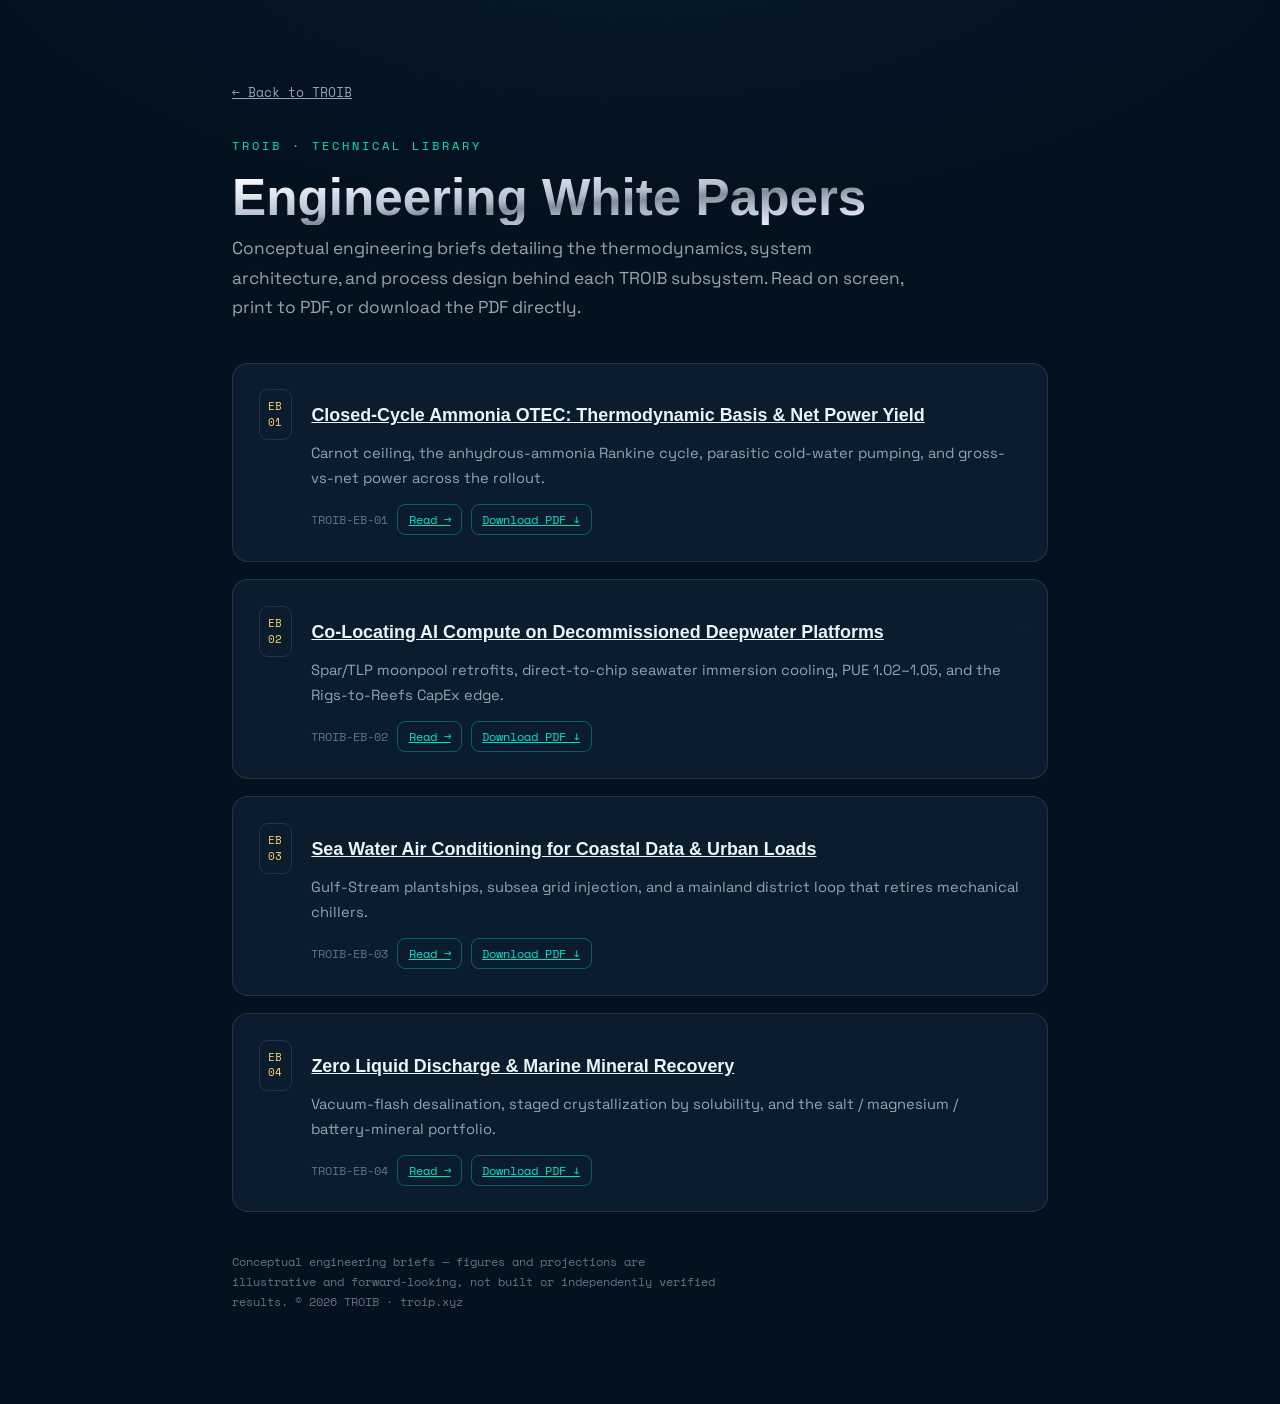
<file: papers/index.html>
<!DOCTYPE html>
<html lang="en">
<head>
  <meta charset="UTF-8" />
  <meta name="viewport" content="width=device-width, initial-scale=1.0" />
  <title>Technical Library — TROIB Engineering Briefs</title>
  <meta name="description" content="Conceptual engineering white papers for the Tri-Regional Ocean Infrastructure Blueprint (TROIB): OTEC thermodynamics, rig-to-datacenter retrofit, SWAC district cooling, and zero-liquid-discharge mineral recovery." />
  <meta name="theme-color" content="#04111f" />
  <link rel="icon" type="image/svg+xml" href="../assets/favicon.svg" />
  <link rel="canonical" href="https://troip.xyz/papers/" />
  <meta property="og:type" content="website" />
  <meta property="og:title" content="TROIB Technical Library — Engineering White Papers" />
  <meta property="og:description" content="Four conceptual engineering briefs behind the Tri-Regional Ocean Infrastructure Blueprint." />
  <meta property="og:url" content="https://troip.xyz/papers/" />
  <meta property="og:site_name" content="TROIB" />
  <link rel="preconnect" href="https://fonts.googleapis.com" />
  <link rel="preconnect" href="https://fonts.gstatic.com" crossorigin />
  <link href="https://fonts.googleapis.com/css2?family=Archivo+Expanded:wght@500;600;700;800&family=Space+Grotesk:wght@400;500;600&family=Space+Mono:wght@400;700&display=swap" rel="stylesheet" />
  <link rel="stylesheet" href="paper.css" />
  <script type="application/ld+json">
  {
    "@context": "https://schema.org",
    "@type": "CollectionPage",
    "name": "TROIB Technical Library — Engineering White Papers",
    "url": "https://troip.xyz/papers/",
    "isPartOf": { "@type": "WebSite", "name": "TROIB", "url": "https://troip.xyz/" },
    "publisher": { "@type": "Organization", "name": "TROIB", "url": "https://troip.xyz/", "logo": "https://troip.xyz/assets/favicon.svg" },
    "breadcrumb": {
      "@type": "BreadcrumbList",
      "itemListElement": [
        { "@type": "ListItem", "position": 1, "name": "TROIB", "item": "https://troip.xyz/" },
        { "@type": "ListItem", "position": 2, "name": "Technical Library", "item": "https://troip.xyz/papers/" }
      ]
    },
    "hasPart": [
      { "@type": "TechArticle", "headline": "Closed-Cycle Ammonia OTEC: Thermodynamic Basis and Net Power Yield", "url": "https://troip.xyz/papers/otec-thermodynamics", "author": { "@type": "Organization", "name": "TROIB" } },
      { "@type": "TechArticle", "headline": "Co-Locating AI Compute on Decommissioned Deepwater Platforms", "url": "https://troip.xyz/papers/rig-to-datacenter", "author": { "@type": "Organization", "name": "TROIB" } },
      { "@type": "TechArticle", "headline": "Sea Water Air Conditioning for Coastal Data and Urban Loads", "url": "https://troip.xyz/papers/swac-district-cooling", "author": { "@type": "Organization", "name": "TROIB" } },
      { "@type": "TechArticle", "headline": "Zero Liquid Discharge and Marine Mineral Recovery", "url": "https://troip.xyz/papers/zld-mineral-recovery", "author": { "@type": "Organization", "name": "TROIB" } }
    ]
  }
  </script>
  <style>
    .lib { max-width: 880px; margin: 0 auto; padding: clamp(2.5rem,6vw,5rem) clamp(1.25rem,5vw,2rem); }
    .lib__eyebrow { font-family:"Space Mono",monospace; font-size:.72rem; letter-spacing:.26em; text-transform:uppercase; color:#00e0c7; }
    .lib__title { font-family:"Archivo Expanded",sans-serif; font-weight:800; font-size:clamp(2rem,5vw,3.2rem); line-height:1.05; margin:1rem 0 .6rem;
      background-image:linear-gradient(176deg,#fff,#e4e9f0 22%,#b3bcca 44%,#828c9b 52%,#aab3c1 62%,#e8edf3 82%,#fff);
      -webkit-background-clip:text;background-clip:text;-webkit-text-fill-color:transparent; }
    .lib__lead { color:#8fa6b2; max-width:62ch; font-size:1.08rem; }
    .lib__list { display:grid; gap:1.1rem; margin-top:2.5rem; }
    .lib__card { display:flex; gap:1.2rem; align-items:flex-start; padding:1.6rem; border:1px solid rgba(143,166,178,.18); border-radius:16px; background:#0a1c2e; transition:.3s cubic-bezier(.22,.61,.36,1); }
    .lib__card:hover { border-color:rgba(0,224,199,.4); transform:translateY(-4px); }
    .lib__doc { flex:none; font-family:"Space Mono",monospace; font-size:.66rem; color:#ffd166; border:1px solid rgba(143,166,178,.18); border-radius:9px; padding:.55rem; text-align:center; line-height:1.5; }
    .lib__card h2 { font-family:"Archivo Expanded",sans-serif; font-weight:700; font-size:1.12rem; line-height:1.25; }
    .lib__card h2 a { color:#eaf4f4; }
    .lib__card h2 a:hover { color:#00e0c7; }
    .lib__card p { color:#8fa6b2; font-size:.92rem; margin:.45rem 0 .8rem; }
    .lib__links { display:flex; flex-wrap:wrap; gap:.55rem; align-items:center; font-family:"Space Mono",monospace; font-size:.72rem; }
    .lib__links .docno { color:#5d7585; }
    .lib__links a { color:#00e0c7; border:1px solid rgba(0,224,199,.35); border-radius:8px; padding:.3rem .65rem; transition:.25s; }
    .lib__links a:hover { background:rgba(0,224,199,.12); }
    .lib__back { display:inline-flex; align-items:center; gap:.5rem; font-family:"Space Mono",monospace; font-size:.8rem; color:#8fa6b2; margin-bottom:2rem; }
    .lib__note { margin-top:2.5rem; font-family:"Space Mono",monospace; font-size:.72rem; color:#5d7585; max-width:70ch; }
  </style>
</head>
<body>
  <div class="bg-nothing" aria-hidden="true"></div>
  <main class="lib">
    <a class="lib__back" href="../index.html">&larr; Back to TROIB</a>
    <p class="lib__eyebrow">TROIB · Technical Library</p>
    <h1 class="lib__title">Engineering White Papers</h1>
    <p class="lib__lead">Conceptual engineering briefs detailing the thermodynamics, system architecture, and
      process design behind each TROIB subsystem. Read on screen, print to PDF, or download the PDF directly.</p>

    <div class="lib__list">
      <article class="lib__card">
        <span class="lib__doc">EB<br/>01</span>
        <div>
          <h2><a href="otec-thermodynamics.html">Closed-Cycle Ammonia OTEC: Thermodynamic Basis &amp; Net Power Yield</a></h2>
          <p>Carnot ceiling, the anhydrous-ammonia Rankine cycle, parasitic cold-water pumping, and gross-vs-net power across the rollout.</p>
          <div class="lib__links"><span class="docno">TROIB-EB-01</span> <a href="otec-thermodynamics.html">Read →</a> <a href="otec-thermodynamics.pdf">Download PDF ↓</a></div>
        </div>
      </article>
      <article class="lib__card">
        <span class="lib__doc">EB<br/>02</span>
        <div>
          <h2><a href="rig-to-datacenter.html">Co-Locating AI Compute on Decommissioned Deepwater Platforms</a></h2>
          <p>Spar/TLP moonpool retrofits, direct-to-chip seawater immersion cooling, PUE 1.02–1.05, and the Rigs-to-Reefs CapEx edge.</p>
          <div class="lib__links"><span class="docno">TROIB-EB-02</span> <a href="rig-to-datacenter.html">Read →</a> <a href="rig-to-datacenter.pdf">Download PDF ↓</a></div>
        </div>
      </article>
      <article class="lib__card">
        <span class="lib__doc">EB<br/>03</span>
        <div>
          <h2><a href="swac-district-cooling.html">Sea Water Air Conditioning for Coastal Data &amp; Urban Loads</a></h2>
          <p>Gulf-Stream plantships, subsea grid injection, and a mainland district loop that retires mechanical chillers.</p>
          <div class="lib__links"><span class="docno">TROIB-EB-03</span> <a href="swac-district-cooling.html">Read →</a> <a href="swac-district-cooling.pdf">Download PDF ↓</a></div>
        </div>
      </article>
      <article class="lib__card">
        <span class="lib__doc">EB<br/>04</span>
        <div>
          <h2><a href="zld-mineral-recovery.html">Zero Liquid Discharge &amp; Marine Mineral Recovery</a></h2>
          <p>Vacuum-flash desalination, staged crystallization by solubility, and the salt / magnesium / battery-mineral portfolio.</p>
          <div class="lib__links"><span class="docno">TROIB-EB-04</span> <a href="zld-mineral-recovery.html">Read →</a> <a href="zld-mineral-recovery.pdf">Download PDF ↓</a></div>
        </div>
      </article>
    </div>

    <p class="lib__note">Conceptual engineering briefs — figures and projections are illustrative and forward-looking,
      not built or independently verified results. © 2026 TROIB · troip.xyz</p>
  </main>
</body>
</html>
</file>
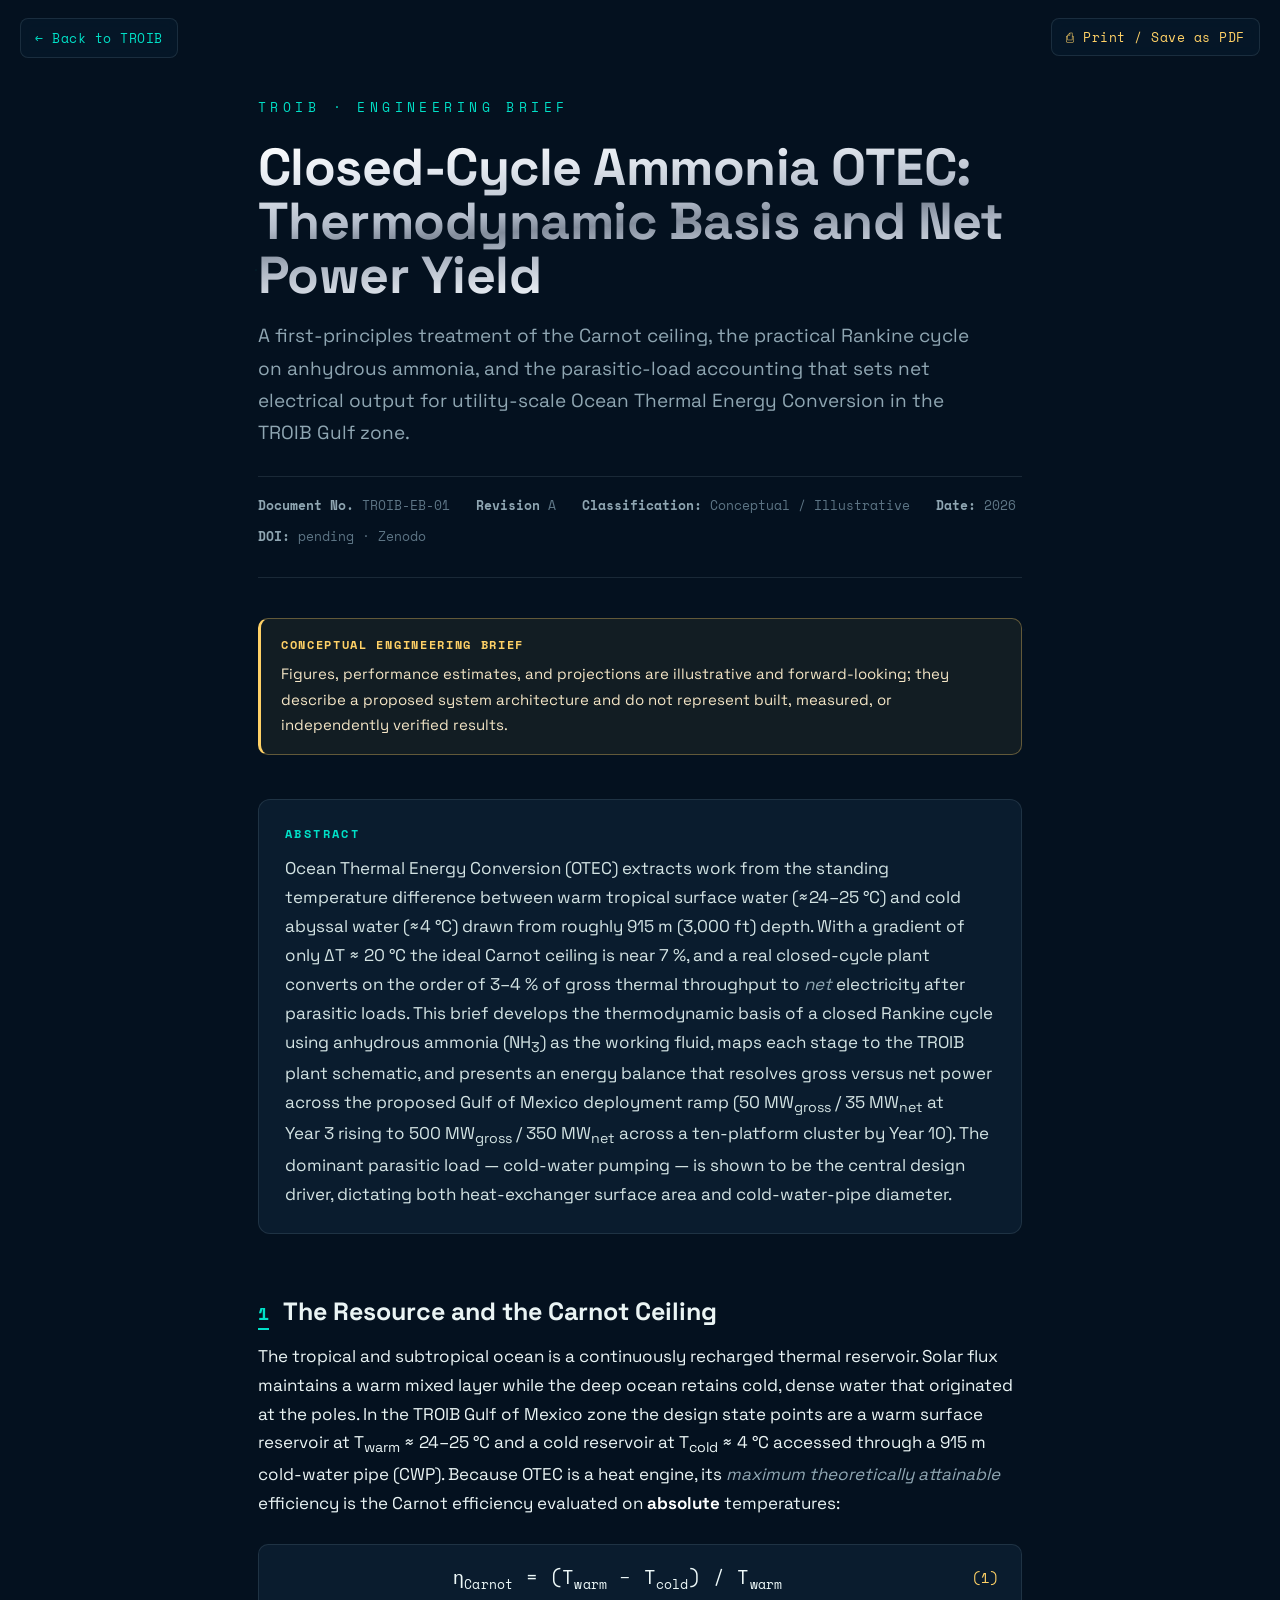
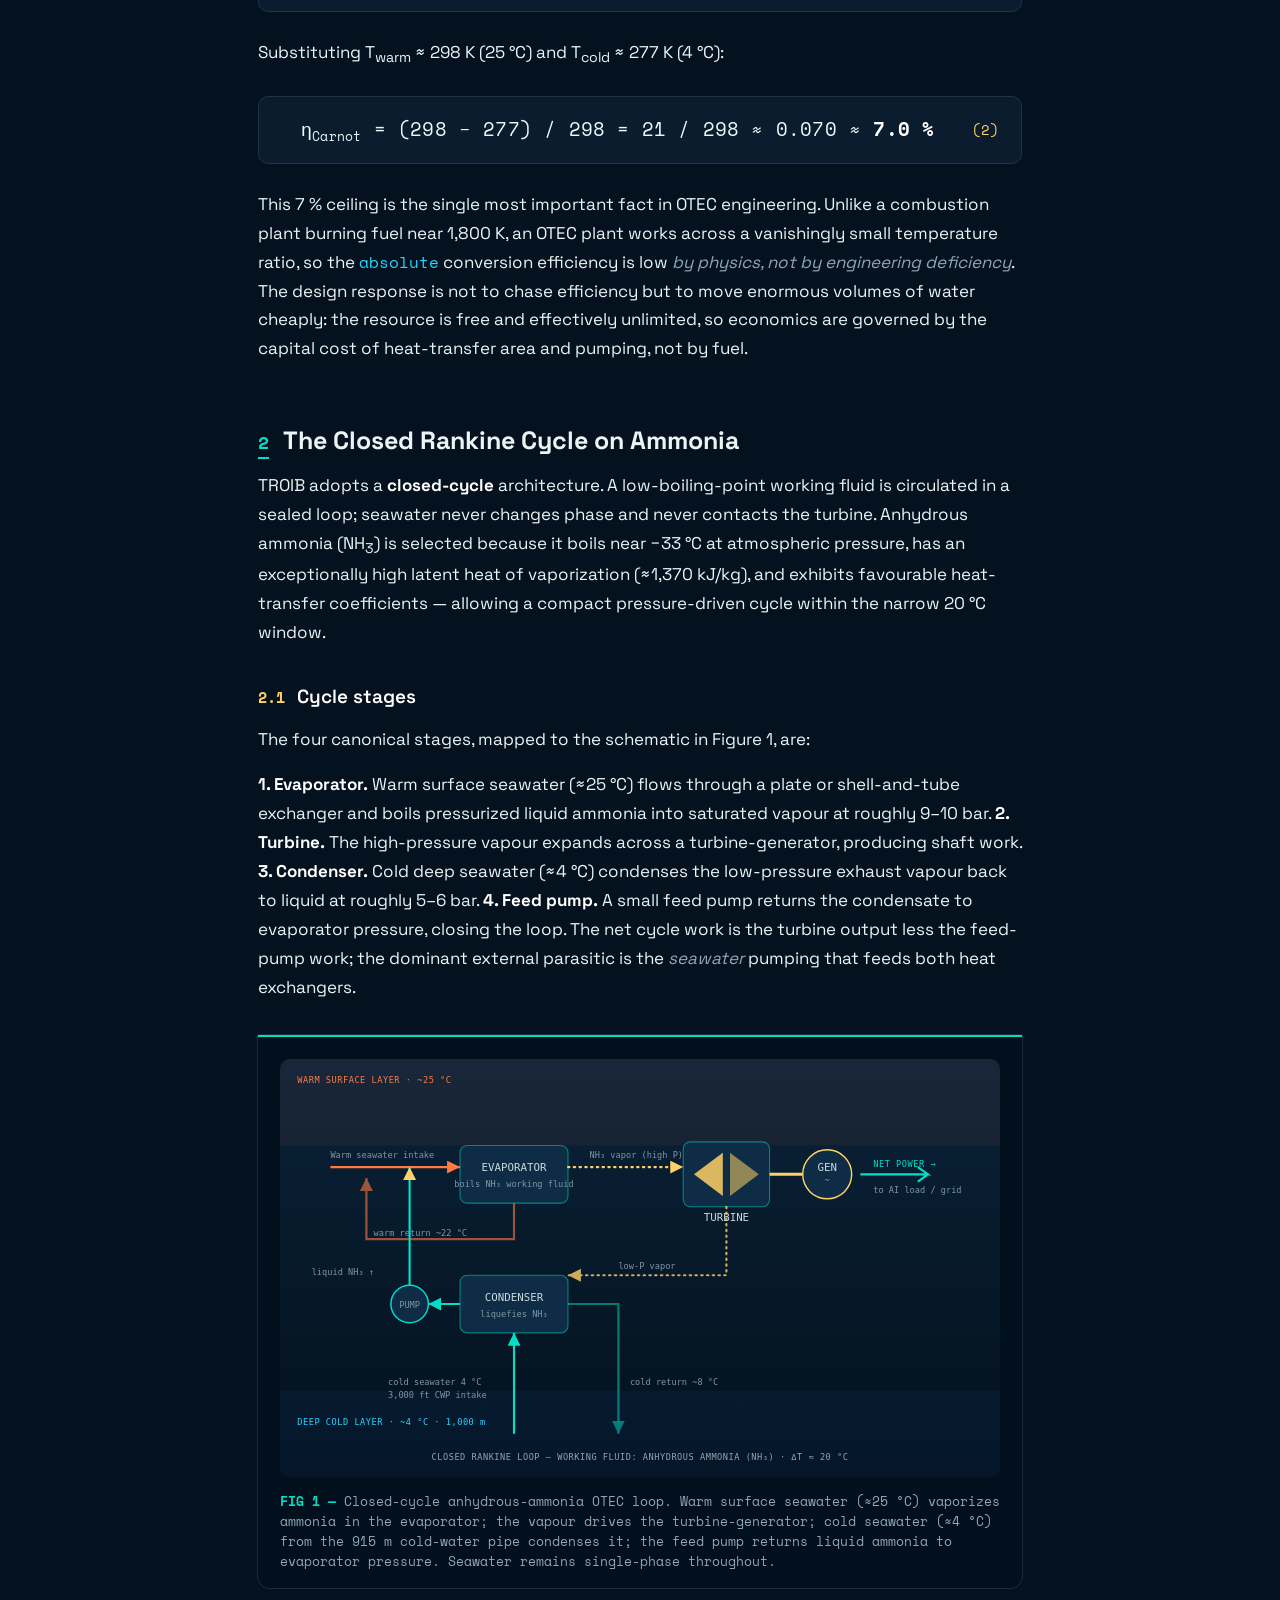
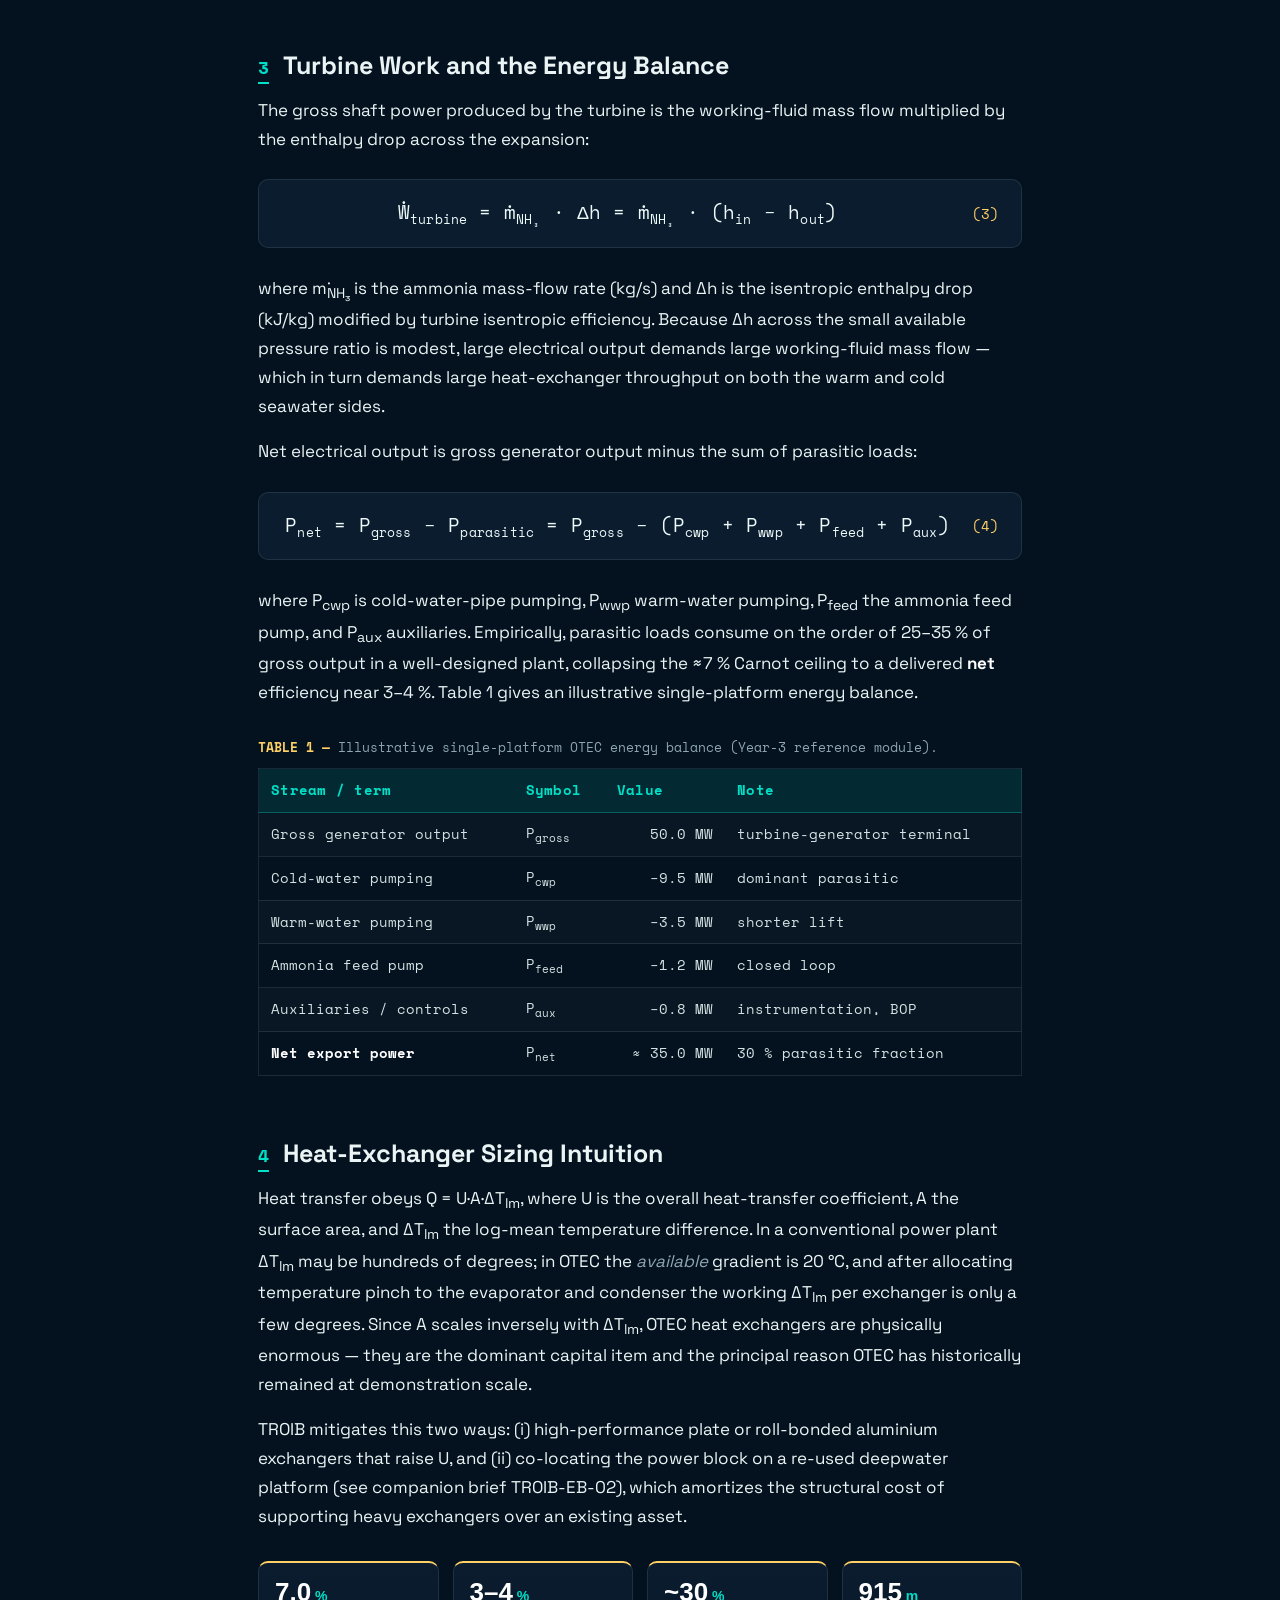
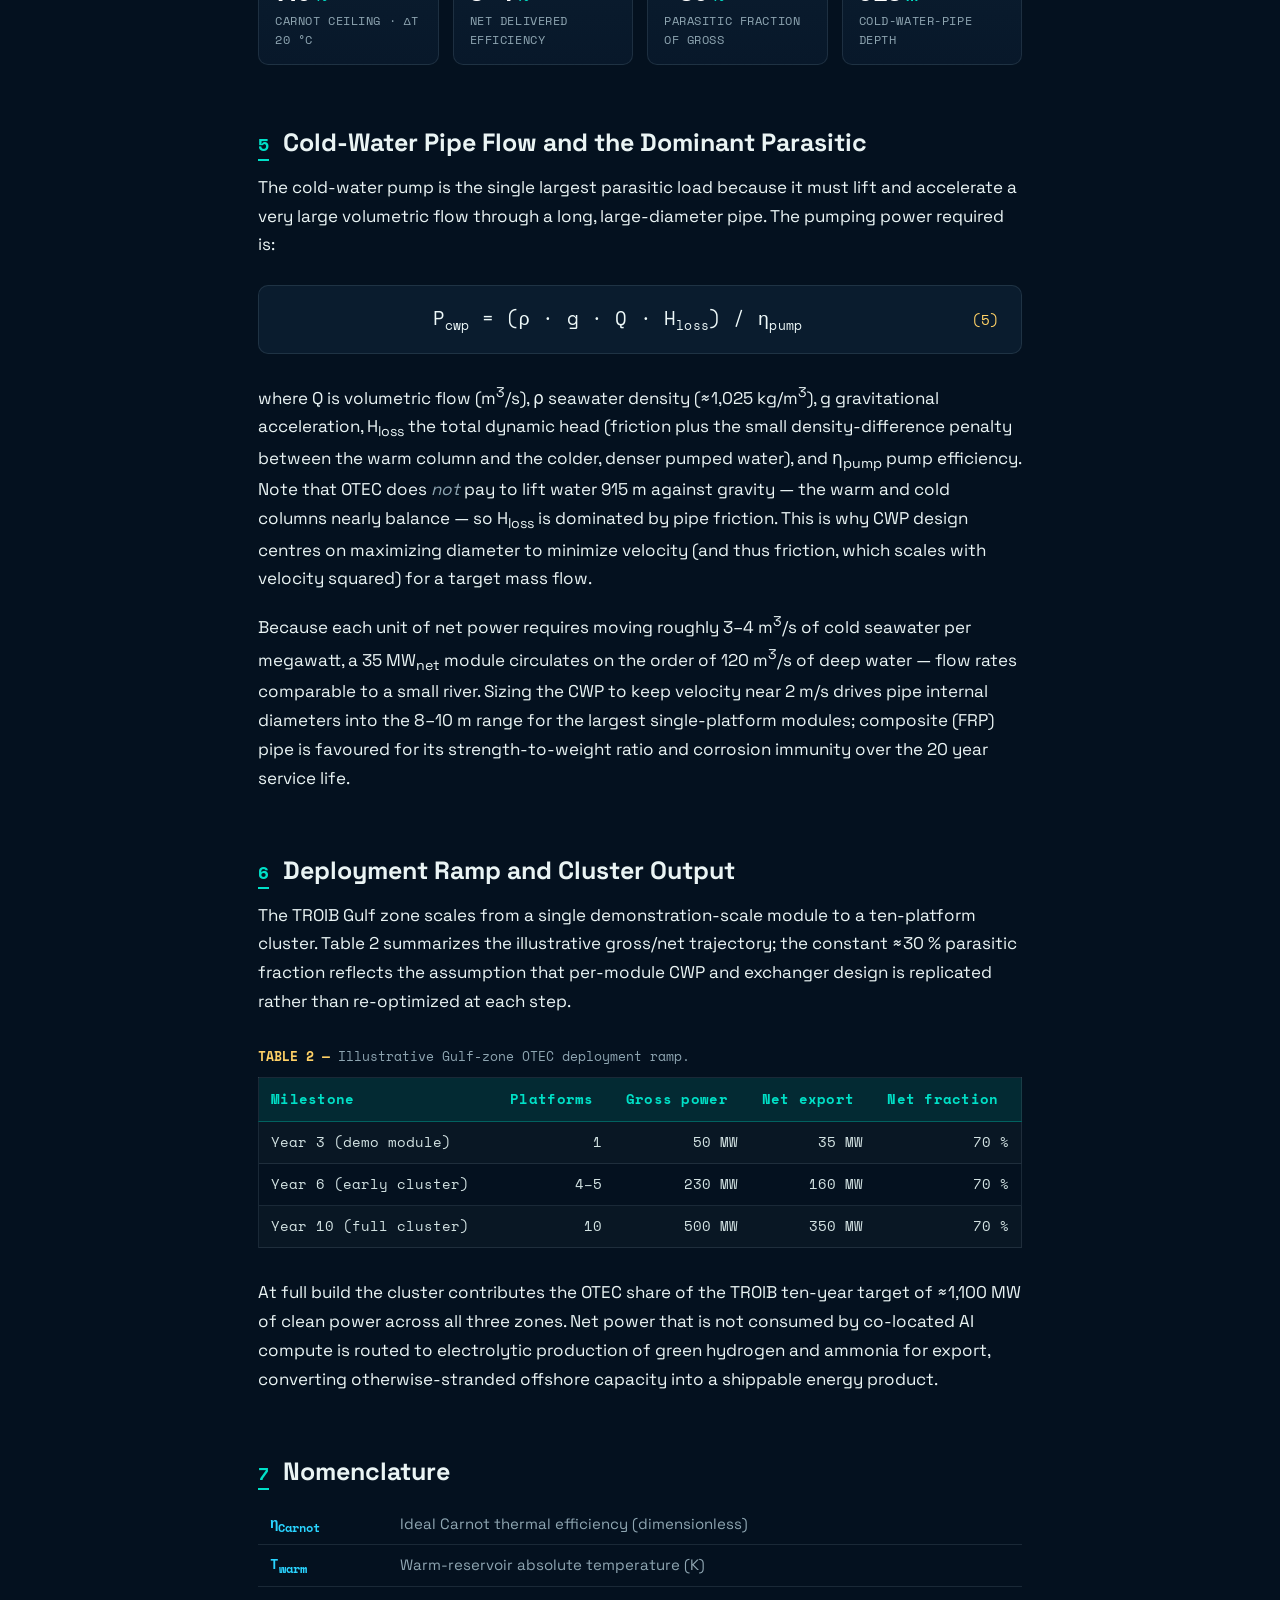
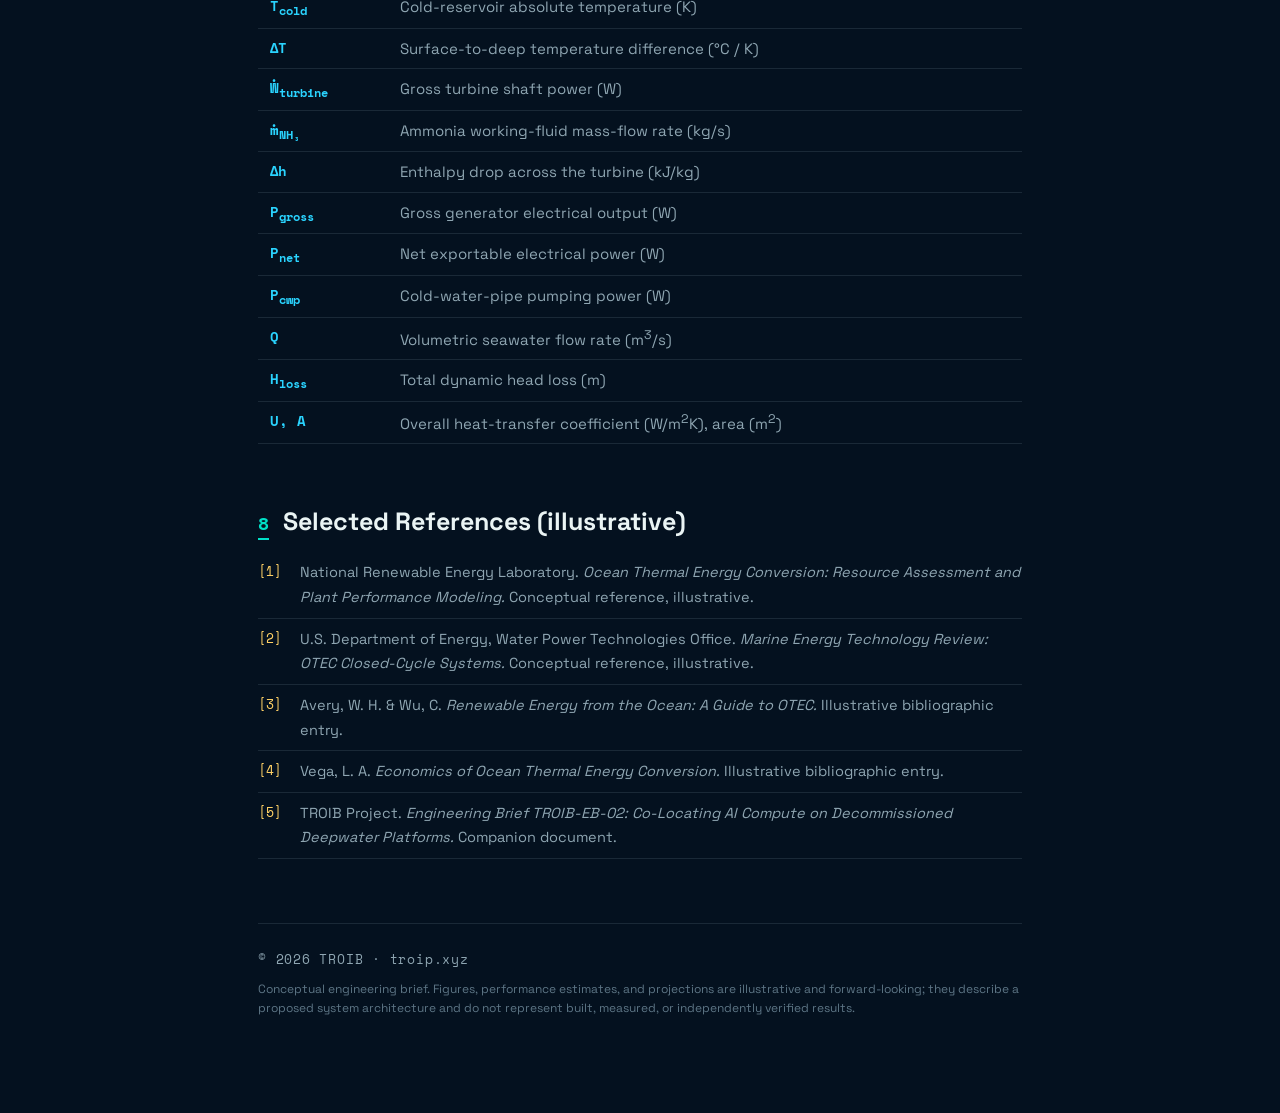
<file: papers/otec-thermodynamics.html>
<!DOCTYPE html>
<html lang="en">
<head>
  <meta charset="UTF-8" />
  <meta name="viewport" content="width=device-width, initial-scale=1.0" />
  <title>Closed-Cycle Ammonia OTEC — TROIB Engineering Brief</title>
  <meta name="description" content="Thermodynamic basis and net power yield of a closed-cycle anhydrous-ammonia Ocean Thermal Energy Conversion plant for the TROIB Gulf of Mexico zone. Conceptual engineering brief." />
  <meta name="theme-color" content="#04111f" />
  <link rel="preconnect" href="https://fonts.googleapis.com" />
  <link rel="preconnect" href="https://fonts.gstatic.com" crossorigin />
  <link href="https://fonts.googleapis.com/css2?family=Archivo+Expanded:wght@500;600;700;800&family=Space+Grotesk:wght@400;500;600&family=Space+Mono:wght@400;700&display=swap" rel="stylesheet" />
  <link rel="stylesheet" href="paper.css" />
  <link rel="canonical" href="https://troip.xyz/papers/otec-thermodynamics" />
  <meta property="og:type" content="article" />
  <meta property="og:title" content="Closed-Cycle Ammonia OTEC — TROIB Engineering Brief" />
  <meta property="og:description" content="Thermodynamic basis and net power yield of a closed-cycle anhydrous-ammonia Ocean Thermal Energy Conversion plant for the TROIB Gulf of Mexico zone. Conceptual engineering brief." />
  <meta property="og:url" content="https://troip.xyz/papers/otec-thermodynamics" />
  <meta property="og:site_name" content="TROIB" />
  <meta name="twitter:card" content="summary_large_image" />
  <meta name="citation_title" content="Closed-Cycle Ammonia OTEC" />
  <meta name="citation_author" content="TROIB" />
  <meta name="citation_publication_date" content="2026" />
  <meta name="citation_technical_report_institution" content="TROIB — Tri-Regional Ocean Infrastructure Blueprint" />
  <meta name="citation_doi" content="10.5281/zenodo.PENDING" />
  <script type="application/ld+json">
  {
    "@context": "https://schema.org",
    "@type": "TechArticle",
    "headline": "Closed-Cycle Ammonia OTEC",
    "name": "Closed-Cycle Ammonia OTEC",
    "description": "Thermodynamic basis and net power yield of a closed-cycle anhydrous-ammonia Ocean Thermal Energy Conversion plant for the TROIB Gulf of Mexico zone. Conceptual engineering brief.",
    "url": "https://troip.xyz/papers/otec-thermodynamics",
    "mainEntityOfPage": "https://troip.xyz/papers/otec-thermodynamics",
    "inLanguage": "en-US",
    "datePublished": "2026-06-04",
    "dateModified": "2026-06-04",
    "author": {
      "@type": "Organization",
      "name": "TROIB",
      "url": "https://troip.xyz/"
    },
    "publisher": {
      "@type": "Organization",
      "name": "TROIB",
      "logo": {
        "@type": "ImageObject",
        "url": "https://troip.xyz/assets/favicon.svg"
      }
    },
    "image": "https://troip.xyz/assets/diagrams/otec-cycle.svg",
    "isPartOf": {
      "@type": "WebSite",
      "name": "TROIB",
      "url": "https://troip.xyz/"
    },
    "creativeWorkStatus": "Conceptual / Illustrative",
    "identifier": {
      "@type": "PropertyValue",
      "propertyID": "DOI",
      "value": "10.5281/zenodo.PENDING"
    },
    "keywords": [
      "OTEC",
      "Ocean Thermal Energy Conversion",
      "ammonia Rankine cycle",
      "Carnot efficiency",
      "baseload power"
    ]
  }
  </script>
</head>
<body>
  <div class="bg-nothing" aria-hidden="true"></div>
  <a class="paper-nav" href="../index.html">&larr; Back to TROIB</a>
  <button class="print-btn" onclick="window.print()">&#9113; Print / Save as PDF</button>

  <article class="doc">

    <!-- ===================== COVER ===================== -->
    <header class="cover">
      <p class="eyebrow">TROIB &middot; Engineering Brief</p>
      <h1 class="title">Closed-Cycle Ammonia OTEC: Thermodynamic Basis and Net Power Yield</h1>
      <p class="subtitle">A first-principles treatment of the Carnot ceiling, the practical Rankine cycle on anhydrous ammonia, and the parasitic-load accounting that sets net electrical output for utility-scale Ocean Thermal Energy Conversion in the TROIB Gulf zone.</p>
      <div class="meta-row">
        <span><b>Document No.</b> TROIB-EB-01</span>
        <span><b>Revision</b> A</span>
        <span><b>Classification:</b> Conceptual / Illustrative</span>
        <span><b>Date:</b> 2026</span>
        <span><b>DOI:</b> pending &middot; Zenodo</span>
      </div>
    </header>

    <!-- ===================== DISCLAIMER ===================== -->
    <aside class="disclaimer">
      <strong>Conceptual Engineering Brief</strong>
      Figures, performance estimates, and projections are illustrative and forward-looking; they describe a proposed system architecture and do not represent built, measured, or independently verified results.
    </aside>

    <!-- ===================== ABSTRACT ===================== -->
    <section class="abstract">
      <h2>Abstract</h2>
      <p>Ocean Thermal Energy Conversion (OTEC) extracts work from the standing temperature difference between warm tropical surface water (&asymp;24&ndash;25&nbsp;&deg;C) and cold abyssal water (&asymp;4&nbsp;&deg;C) drawn from roughly 915&nbsp;m (3,000&nbsp;ft) depth. With a gradient of only &Delta;T&nbsp;&asymp;&nbsp;20&nbsp;&deg;C the ideal Carnot ceiling is near 7&nbsp;%, and a real closed-cycle plant converts on the order of 3&ndash;4&nbsp;% of gross thermal throughput to <em>net</em> electricity after parasitic loads. This brief develops the thermodynamic basis of a closed Rankine cycle using anhydrous ammonia (NH<sub>3</sub>) as the working fluid, maps each stage to the TROIB plant schematic, and presents an energy balance that resolves gross versus net power across the proposed Gulf of Mexico deployment ramp (50&nbsp;MW<sub>gross</sub>&nbsp;/&nbsp;35&nbsp;MW<sub>net</sub> at Year&nbsp;3 rising to 500&nbsp;MW<sub>gross</sub>&nbsp;/&nbsp;350&nbsp;MW<sub>net</sub> across a ten-platform cluster by Year&nbsp;10). The dominant parasitic load &mdash; cold-water pumping &mdash; is shown to be the central design driver, dictating both heat-exchanger surface area and cold-water-pipe diameter.</p>
    </section>

    <!-- ===================== 1 ===================== -->
    <h2 class="sec">The Resource and the Carnot Ceiling</h2>
    <p>The tropical and subtropical ocean is a continuously recharged thermal reservoir. Solar flux maintains a warm mixed layer while the deep ocean retains cold, dense water that originated at the poles. In the TROIB Gulf of Mexico zone the design state points are a warm surface reservoir at T<sub>warm</sub>&nbsp;&asymp;&nbsp;24&ndash;25&nbsp;&deg;C and a cold reservoir at T<sub>cold</sub>&nbsp;&asymp;&nbsp;4&nbsp;&deg;C accessed through a 915&nbsp;m cold-water pipe (CWP). Because OTEC is a heat engine, its <em>maximum theoretically attainable</em> efficiency is the Carnot efficiency evaluated on <strong>absolute</strong> temperatures:</p>

    <div class="eq">
      <span class="expr">&eta;<sub>Carnot</sub> = (T<sub>warm</sub> &minus; T<sub>cold</sub>) / T<sub>warm</sub></span>
      <span class="num"></span>
    </div>

    <p>Substituting T<sub>warm</sub>&nbsp;&asymp;&nbsp;298&nbsp;K (25&nbsp;&deg;C) and T<sub>cold</sub>&nbsp;&asymp;&nbsp;277&nbsp;K (4&nbsp;&deg;C):</p>

    <div class="eq">
      <span class="expr">&eta;<sub>Carnot</sub> = (298 &minus; 277) / 298 = 21 / 298 &asymp; 0.070 &asymp; <strong>7.0&nbsp;%</strong></span>
      <span class="num"></span>
    </div>

    <p>This 7&nbsp;% ceiling is the single most important fact in OTEC engineering. Unlike a combustion plant burning fuel near 1,800&nbsp;K, an OTEC plant works across a vanishingly small temperature ratio, so the <span class="tok">absolute</span> conversion efficiency is low <em>by physics, not by engineering deficiency</em>. The design response is not to chase efficiency but to move enormous volumes of water cheaply: the resource is free and effectively unlimited, so economics are governed by the capital cost of heat-transfer area and pumping, not by fuel.</p>

    <!-- ===================== 2 ===================== -->
    <h2 class="sec">The Closed Rankine Cycle on Ammonia</h2>
    <p>TROIB adopts a <strong>closed-cycle</strong> architecture. A low-boiling-point working fluid is circulated in a sealed loop; seawater never changes phase and never contacts the turbine. Anhydrous ammonia (NH<sub>3</sub>) is selected because it boils near &minus;33&nbsp;&deg;C at atmospheric pressure, has an exceptionally high latent heat of vaporization (&asymp;1,370&nbsp;kJ/kg), and exhibits favourable heat-transfer coefficients &mdash; allowing a compact pressure-driven cycle within the narrow 20&nbsp;&deg;C window.</p>

    <h3 class="sub">Cycle stages</h3>
    <p>The four canonical stages, mapped to the schematic in Figure&nbsp;1, are:</p>
    <p><strong>1. Evaporator.</strong> Warm surface seawater (&asymp;25&nbsp;&deg;C) flows through a plate or shell-and-tube exchanger and boils pressurized liquid ammonia into saturated vapour at roughly 9&ndash;10&nbsp;bar. <strong>2. Turbine.</strong> The high-pressure vapour expands across a turbine-generator, producing shaft work. <strong>3. Condenser.</strong> Cold deep seawater (&asymp;4&nbsp;&deg;C) condenses the low-pressure exhaust vapour back to liquid at roughly 5&ndash;6&nbsp;bar. <strong>4. Feed pump.</strong> A small feed pump returns the condensate to evaporator pressure, closing the loop. The net cycle work is the turbine output less the feed-pump work; the dominant external parasitic is the <em>seawater</em> pumping that feeds both heat exchangers.</p>

    <figure class="fig">
      <img src="../assets/diagrams/otec-cycle.svg" alt="Closed-cycle ammonia OTEC schematic showing warm surface seawater boiling ammonia to drive a turbine-generator, with cold deep seawater condensing the working fluid in a continuous loop." style="width:100%;height:auto;display:block;aspect-ratio:1000/580" />
      <figcaption>Closed-cycle anhydrous-ammonia OTEC loop. Warm surface seawater (&asymp;25&nbsp;&deg;C) vaporizes ammonia in the evaporator; the vapour drives the turbine-generator; cold seawater (&asymp;4&nbsp;&deg;C) from the 915&nbsp;m cold-water pipe condenses it; the feed pump returns liquid ammonia to evaporator pressure. Seawater remains single-phase throughout.</figcaption>
    </figure>

    <!-- ===================== 3 ===================== -->
    <h2 class="sec">Turbine Work and the Energy Balance</h2>
    <p>The gross shaft power produced by the turbine is the working-fluid mass flow multiplied by the enthalpy drop across the expansion:</p>

    <div class="eq">
      <span class="expr">W&#775;<sub>turbine</sub> = m&#775;<sub>NH&#8323;</sub> &middot; &Delta;h = m&#775;<sub>NH&#8323;</sub> &middot; (h<sub>in</sub> &minus; h<sub>out</sub>)</span>
      <span class="num"></span>
    </div>

    <p>where m&#775;<sub>NH&#8323;</sub> is the ammonia mass-flow rate (kg/s) and &Delta;h is the isentropic enthalpy drop (kJ/kg) modified by turbine isentropic efficiency. Because &Delta;h across the small available pressure ratio is modest, large electrical output demands large working-fluid mass flow &mdash; which in turn demands large heat-exchanger throughput on both the warm and cold seawater sides.</p>

    <p>Net electrical output is gross generator output minus the sum of parasitic loads:</p>

    <div class="eq">
      <span class="expr">P<sub>net</sub> = P<sub>gross</sub> &minus; P<sub>parasitic</sub> = P<sub>gross</sub> &minus; (P<sub>cwp</sub> + P<sub>wwp</sub> + P<sub>feed</sub> + P<sub>aux</sub>)</span>
      <span class="num"></span>
    </div>

    <p>where P<sub>cwp</sub> is cold-water-pipe pumping, P<sub>wwp</sub> warm-water pumping, P<sub>feed</sub> the ammonia feed pump, and P<sub>aux</sub> auxiliaries. Empirically, parasitic loads consume on the order of 25&ndash;35&nbsp;% of gross output in a well-designed plant, collapsing the &asymp;7&nbsp;% Carnot ceiling to a delivered <strong>net</strong> efficiency near 3&ndash;4&nbsp;%. Table&nbsp;1 gives an illustrative single-platform energy balance.</p>

    <div class="tbl-wrap">
      <table class="data">
        <caption>Illustrative single-platform OTEC energy balance (Year-3 reference module).</caption>
        <thead>
          <tr><th>Stream / term</th><th>Symbol</th><th>Value</th><th>Note</th></tr>
        </thead>
        <tbody>
          <tr><td>Gross generator output</td><td>P<sub>gross</sub></td><td class="num">50.0 MW</td><td>turbine-generator terminal</td></tr>
          <tr><td>Cold-water pumping</td><td>P<sub>cwp</sub></td><td class="num">&minus;9.5 MW</td><td>dominant parasitic</td></tr>
          <tr><td>Warm-water pumping</td><td>P<sub>wwp</sub></td><td class="num">&minus;3.5 MW</td><td>shorter lift</td></tr>
          <tr><td>Ammonia feed pump</td><td>P<sub>feed</sub></td><td class="num">&minus;1.2 MW</td><td>closed loop</td></tr>
          <tr><td>Auxiliaries / controls</td><td>P<sub>aux</sub></td><td class="num">&minus;0.8 MW</td><td>instrumentation, BOP</td></tr>
          <tr><td><strong>Net export power</strong></td><td>P<sub>net</sub></td><td class="num">&asymp; 35.0 MW</td><td>30&nbsp;% parasitic fraction</td></tr>
        </tbody>
      </table>
    </div>

    <!-- ===================== 4 ===================== -->
    <h2 class="sec">Heat-Exchanger Sizing Intuition</h2>
    <p>Heat transfer obeys Q&nbsp;=&nbsp;U&middot;A&middot;&Delta;T<sub>lm</sub>, where U is the overall heat-transfer coefficient, A the surface area, and &Delta;T<sub>lm</sub> the log-mean temperature difference. In a conventional power plant &Delta;T<sub>lm</sub> may be hundreds of degrees; in OTEC the <em>available</em> gradient is 20&nbsp;&deg;C, and after allocating temperature pinch to the evaporator and condenser the working &Delta;T<sub>lm</sub> per exchanger is only a few degrees. Since A scales inversely with &Delta;T<sub>lm</sub>, OTEC heat exchangers are physically enormous &mdash; they are the dominant capital item and the principal reason OTEC has historically remained at demonstration scale.</p>
    <p>TROIB mitigates this two ways: (i) high-performance plate or roll-bonded aluminium exchangers that raise U, and (ii) co-locating the power block on a re-used deepwater platform (see companion brief TROIB-EB-02), which amortizes the structural cost of supporting heavy exchangers over an existing asset.</p>

    <div class="specs">
      <div class="spec"><div class="v">7.0<small>&nbsp;%</small></div><div class="k">Carnot ceiling &middot; &Delta;T 20&nbsp;&deg;C</div></div>
      <div class="spec"><div class="v">3&ndash;4<small>&nbsp;%</small></div><div class="k">Net delivered efficiency</div></div>
      <div class="spec"><div class="v">~30<small>&nbsp;%</small></div><div class="k">Parasitic fraction of gross</div></div>
      <div class="spec"><div class="v">915<small>&nbsp;m</small></div><div class="k">Cold-water-pipe depth</div></div>
    </div>

    <!-- ===================== 5 ===================== -->
    <h2 class="sec">Cold-Water Pipe Flow and the Dominant Parasitic</h2>
    <p>The cold-water pump is the single largest parasitic load because it must lift and accelerate a very large volumetric flow through a long, large-diameter pipe. The pumping power required is:</p>

    <div class="eq">
      <span class="expr">P<sub>cwp</sub> = (&rho; &middot; g &middot; Q &middot; H<sub>loss</sub>) / &eta;<sub>pump</sub></span>
      <span class="num"></span>
    </div>

    <p>where Q is volumetric flow (m<sup>3</sup>/s), &rho; seawater density (&asymp;1,025&nbsp;kg/m<sup>3</sup>), g gravitational acceleration, H<sub>loss</sub> the total dynamic head (friction plus the small density-difference penalty between the warm column and the colder, denser pumped water), and &eta;<sub>pump</sub> pump efficiency. Note that OTEC does <em>not</em> pay to lift water 915&nbsp;m against gravity &mdash; the warm and cold columns nearly balance &mdash; so H<sub>loss</sub> is dominated by pipe friction. This is why CWP design centres on maximizing diameter to minimize velocity (and thus friction, which scales with velocity squared) for a target mass flow.</p>

    <p>Because each unit of net power requires moving roughly 3&ndash;4&nbsp;m<sup>3</sup>/s of cold seawater per megawatt, a 35&nbsp;MW<sub>net</sub> module circulates on the order of 120&nbsp;m<sup>3</sup>/s of deep water &mdash; flow rates comparable to a small river. Sizing the CWP to keep velocity near 2&nbsp;m/s drives pipe internal diameters into the 8&ndash;10&nbsp;m range for the largest single-platform modules; composite (FRP) pipe is favoured for its strength-to-weight ratio and corrosion immunity over the 20&nbsp;year service life.</p>

    <!-- ===================== 6 ===================== -->
    <h2 class="sec">Deployment Ramp and Cluster Output</h2>
    <p>The TROIB Gulf zone scales from a single demonstration-scale module to a ten-platform cluster. Table&nbsp;2 summarizes the illustrative gross/net trajectory; the constant &asymp;30&nbsp;% parasitic fraction reflects the assumption that per-module CWP and exchanger design is replicated rather than re-optimized at each step.</p>

    <div class="tbl-wrap">
      <table class="data">
        <caption>Illustrative Gulf-zone OTEC deployment ramp.</caption>
        <thead>
          <tr><th>Milestone</th><th>Platforms</th><th>Gross power</th><th>Net export</th><th>Net fraction</th></tr>
        </thead>
        <tbody>
          <tr><td>Year 3 (demo module)</td><td class="num">1</td><td class="num">50 MW</td><td class="num">35 MW</td><td class="num">70 %</td></tr>
          <tr><td>Year 6 (early cluster)</td><td class="num">4&ndash;5</td><td class="num">230 MW</td><td class="num">160 MW</td><td class="num">70 %</td></tr>
          <tr><td>Year 10 (full cluster)</td><td class="num">10</td><td class="num">500 MW</td><td class="num">350 MW</td><td class="num">70 %</td></tr>
        </tbody>
      </table>
    </div>

    <p>At full build the cluster contributes the OTEC share of the TROIB ten-year target of &asymp;1,100&nbsp;MW of clean power across all three zones. Net power that is not consumed by co-located AI compute is routed to electrolytic production of green hydrogen and ammonia for export, converting otherwise-stranded offshore capacity into a shippable energy product.</p>

    <!-- ===================== NOMENCLATURE ===================== -->
    <h2 class="sec">Nomenclature</h2>
    <table class="nomen">
      <tr><th>&eta;<sub>Carnot</sub></th><td>Ideal Carnot thermal efficiency (dimensionless)</td></tr>
      <tr><th>T<sub>warm</sub></th><td>Warm-reservoir absolute temperature (K)</td></tr>
      <tr><th>T<sub>cold</sub></th><td>Cold-reservoir absolute temperature (K)</td></tr>
      <tr><th>&Delta;T</th><td>Surface-to-deep temperature difference (&deg;C / K)</td></tr>
      <tr><th>W&#775;<sub>turbine</sub></th><td>Gross turbine shaft power (W)</td></tr>
      <tr><th>m&#775;<sub>NH&#8323;</sub></th><td>Ammonia working-fluid mass-flow rate (kg/s)</td></tr>
      <tr><th>&Delta;h</th><td>Enthalpy drop across the turbine (kJ/kg)</td></tr>
      <tr><th>P<sub>gross</sub></th><td>Gross generator electrical output (W)</td></tr>
      <tr><th>P<sub>net</sub></th><td>Net exportable electrical power (W)</td></tr>
      <tr><th>P<sub>cwp</sub></th><td>Cold-water-pipe pumping power (W)</td></tr>
      <tr><th>Q</th><td>Volumetric seawater flow rate (m<sup>3</sup>/s)</td></tr>
      <tr><th>H<sub>loss</sub></th><td>Total dynamic head loss (m)</td></tr>
      <tr><th>U, A</th><td>Overall heat-transfer coefficient (W/m<sup>2</sup>K), area (m<sup>2</sup>)</td></tr>
    </table>

    <!-- ===================== REFERENCES ===================== -->
    <h2 class="sec">Selected References (illustrative)</h2>
    <ol class="refs">
      <li>National Renewable Energy Laboratory. <em>Ocean Thermal Energy Conversion: Resource Assessment and Plant Performance Modeling.</em> Conceptual reference, illustrative.</li>
      <li>U.S. Department of Energy, Water Power Technologies Office. <em>Marine Energy Technology Review: OTEC Closed-Cycle Systems.</em> Conceptual reference, illustrative.</li>
      <li>Avery, W. H. &amp; Wu, C. <em>Renewable Energy from the Ocean: A Guide to OTEC.</em> Illustrative bibliographic entry.</li>
      <li>Vega, L. A. <em>Economics of Ocean Thermal Energy Conversion.</em> Illustrative bibliographic entry.</li>
      <li>TROIB Project. <em>Engineering Brief TROIB-EB-02: Co-Locating AI Compute on Decommissioned Deepwater Platforms.</em> Companion document.</li>
    </ol>

    <!-- ===================== FOOTER ===================== -->
    <footer class="doc-footer">
      <div class="brand">&copy; 2026 TROIB &middot; troip.xyz</div>
      <p class="fine">Conceptual engineering brief. Figures, performance estimates, and projections are illustrative and forward-looking; they describe a proposed system architecture and do not represent built, measured, or independently verified results.</p>
      <span class="print-footnote">TROIB-EB-01 &middot; Closed-Cycle Ammonia OTEC &middot; Conceptual / Illustrative &middot; &copy; 2026 troip.xyz</span>
    </footer>

  </article>
</body>
</html>
</file>
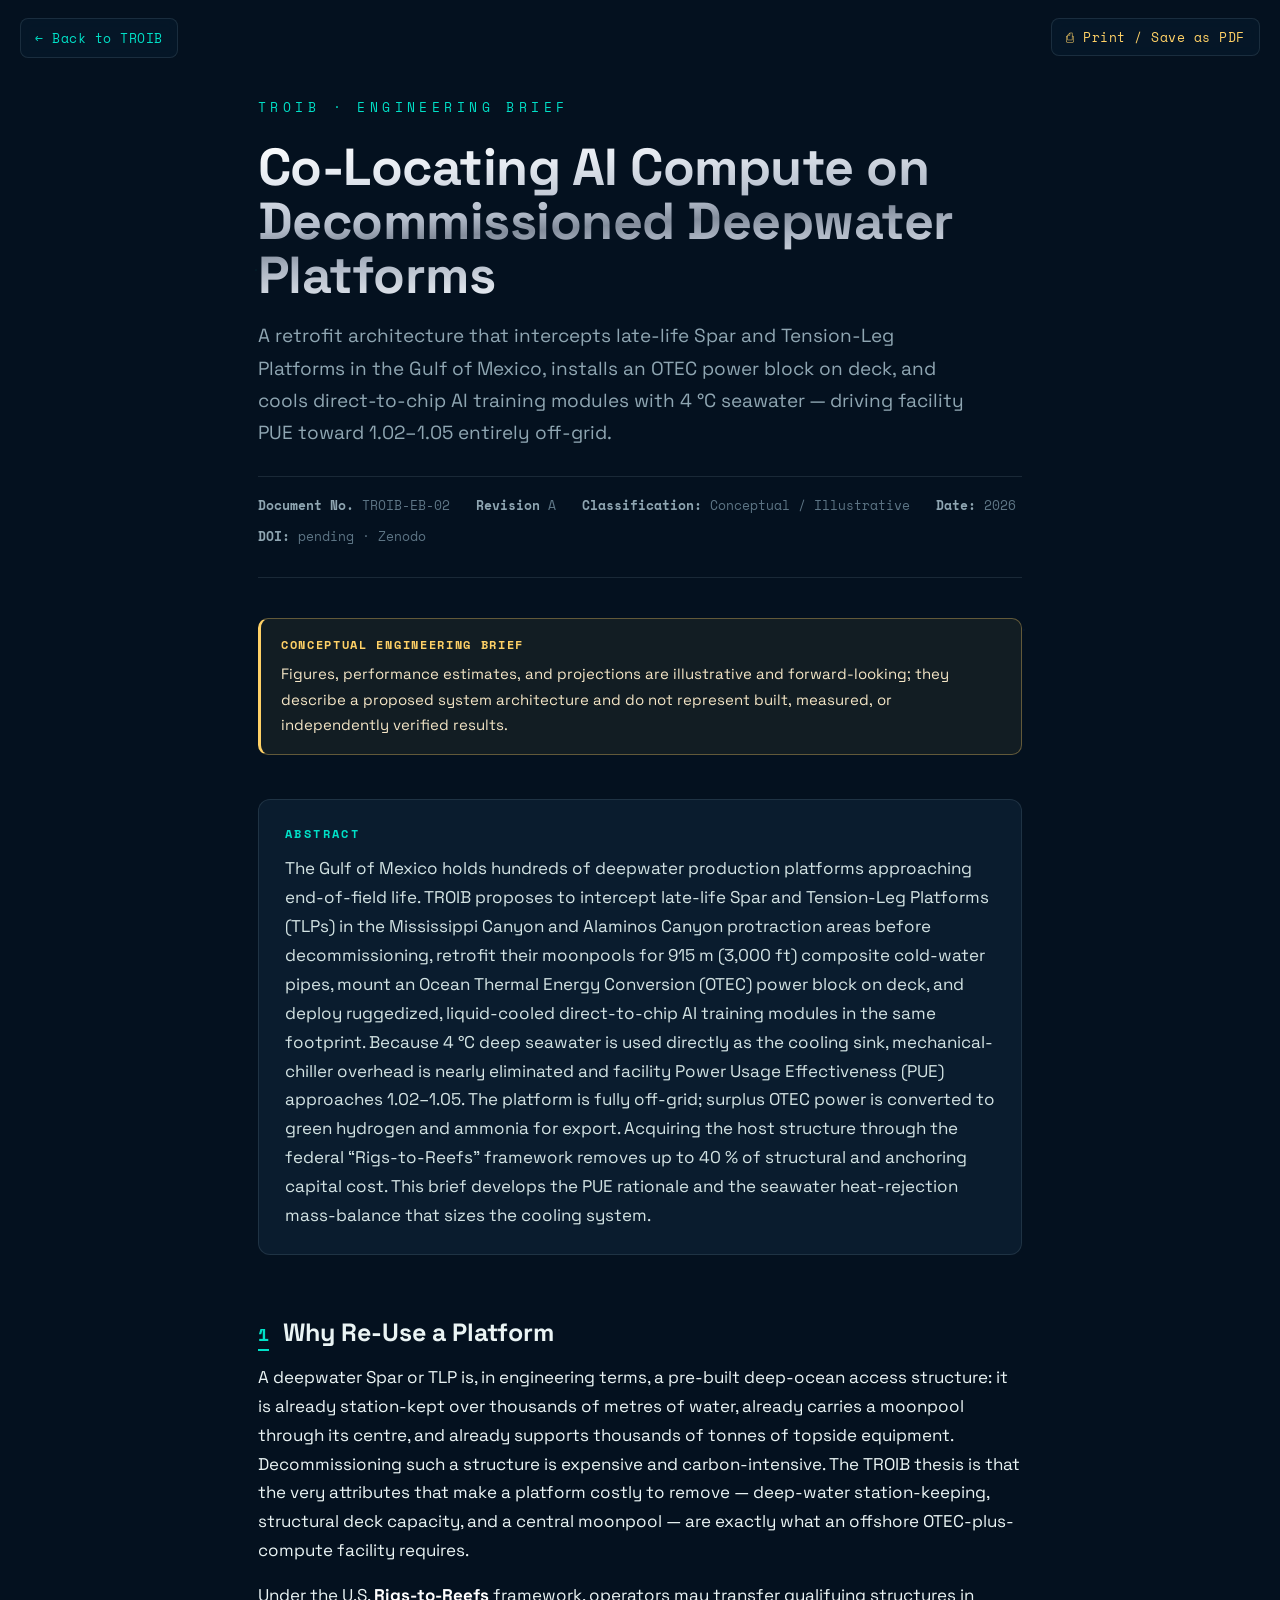
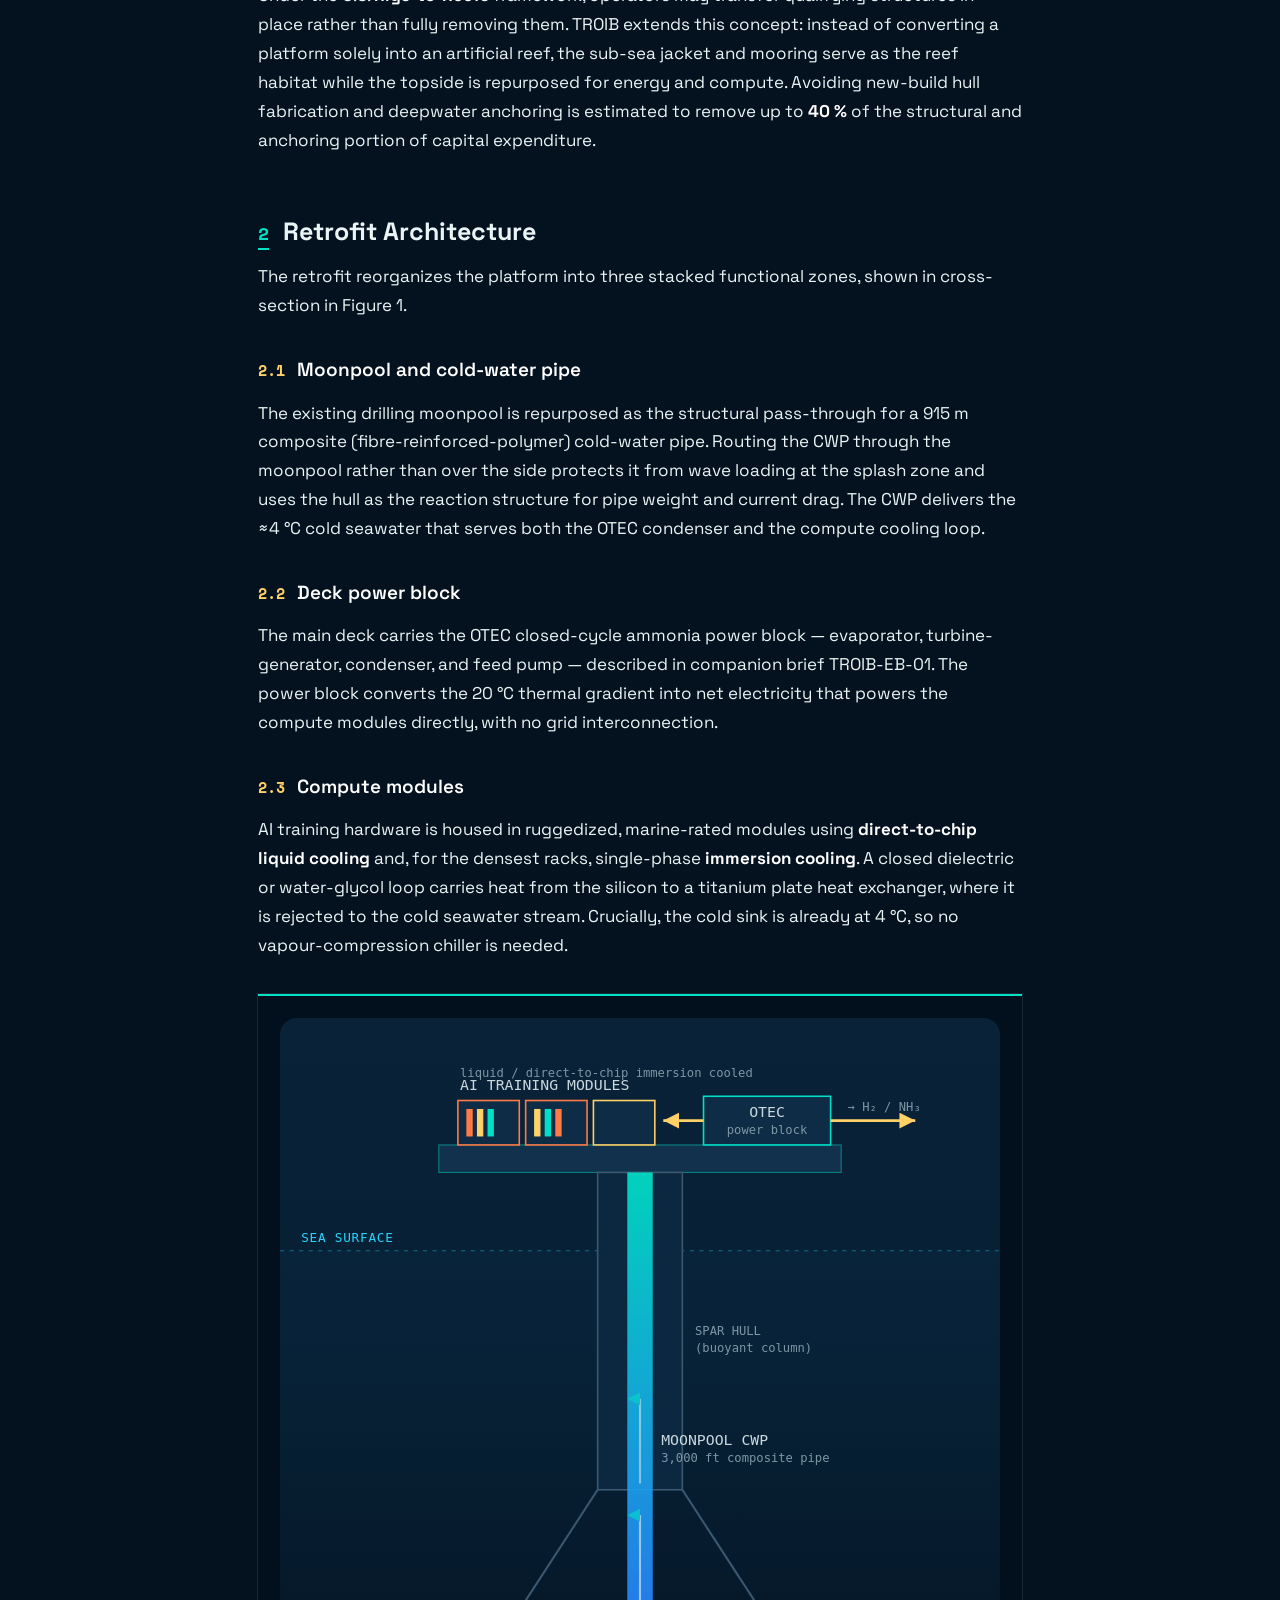
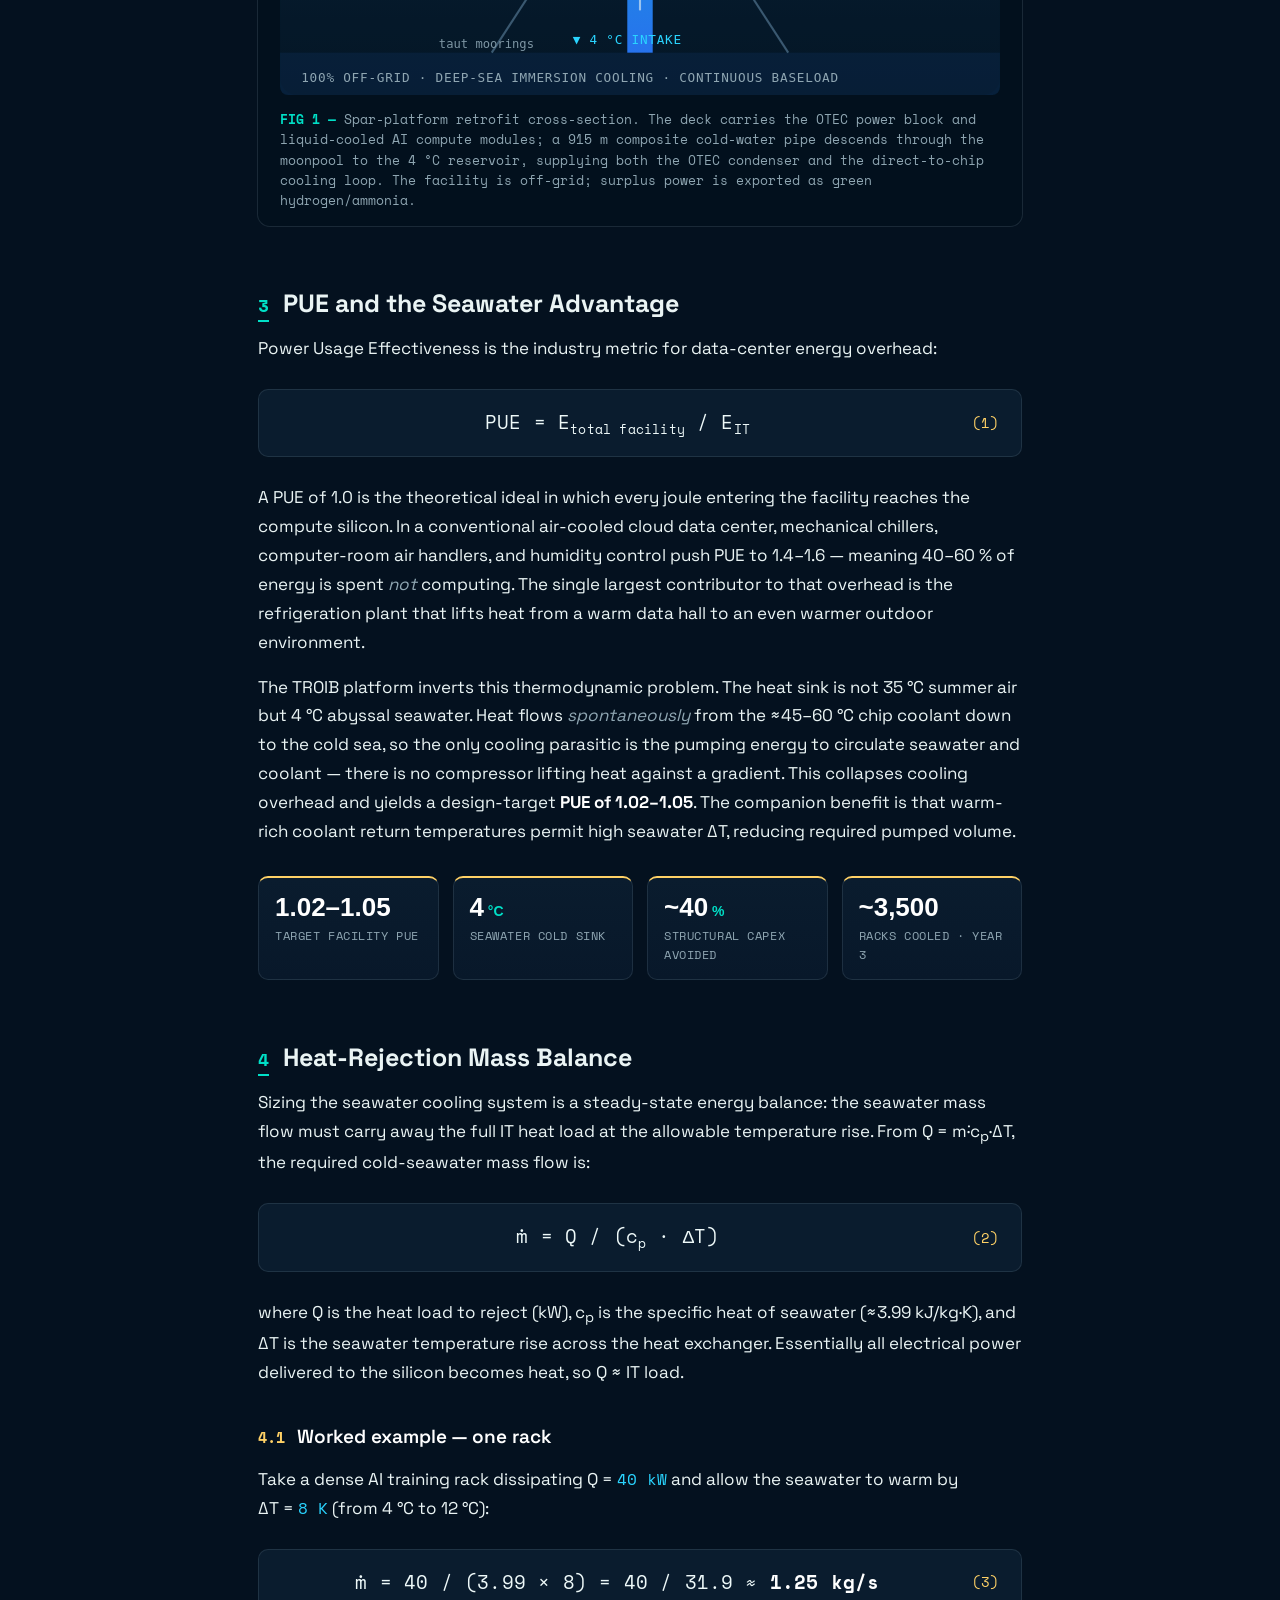
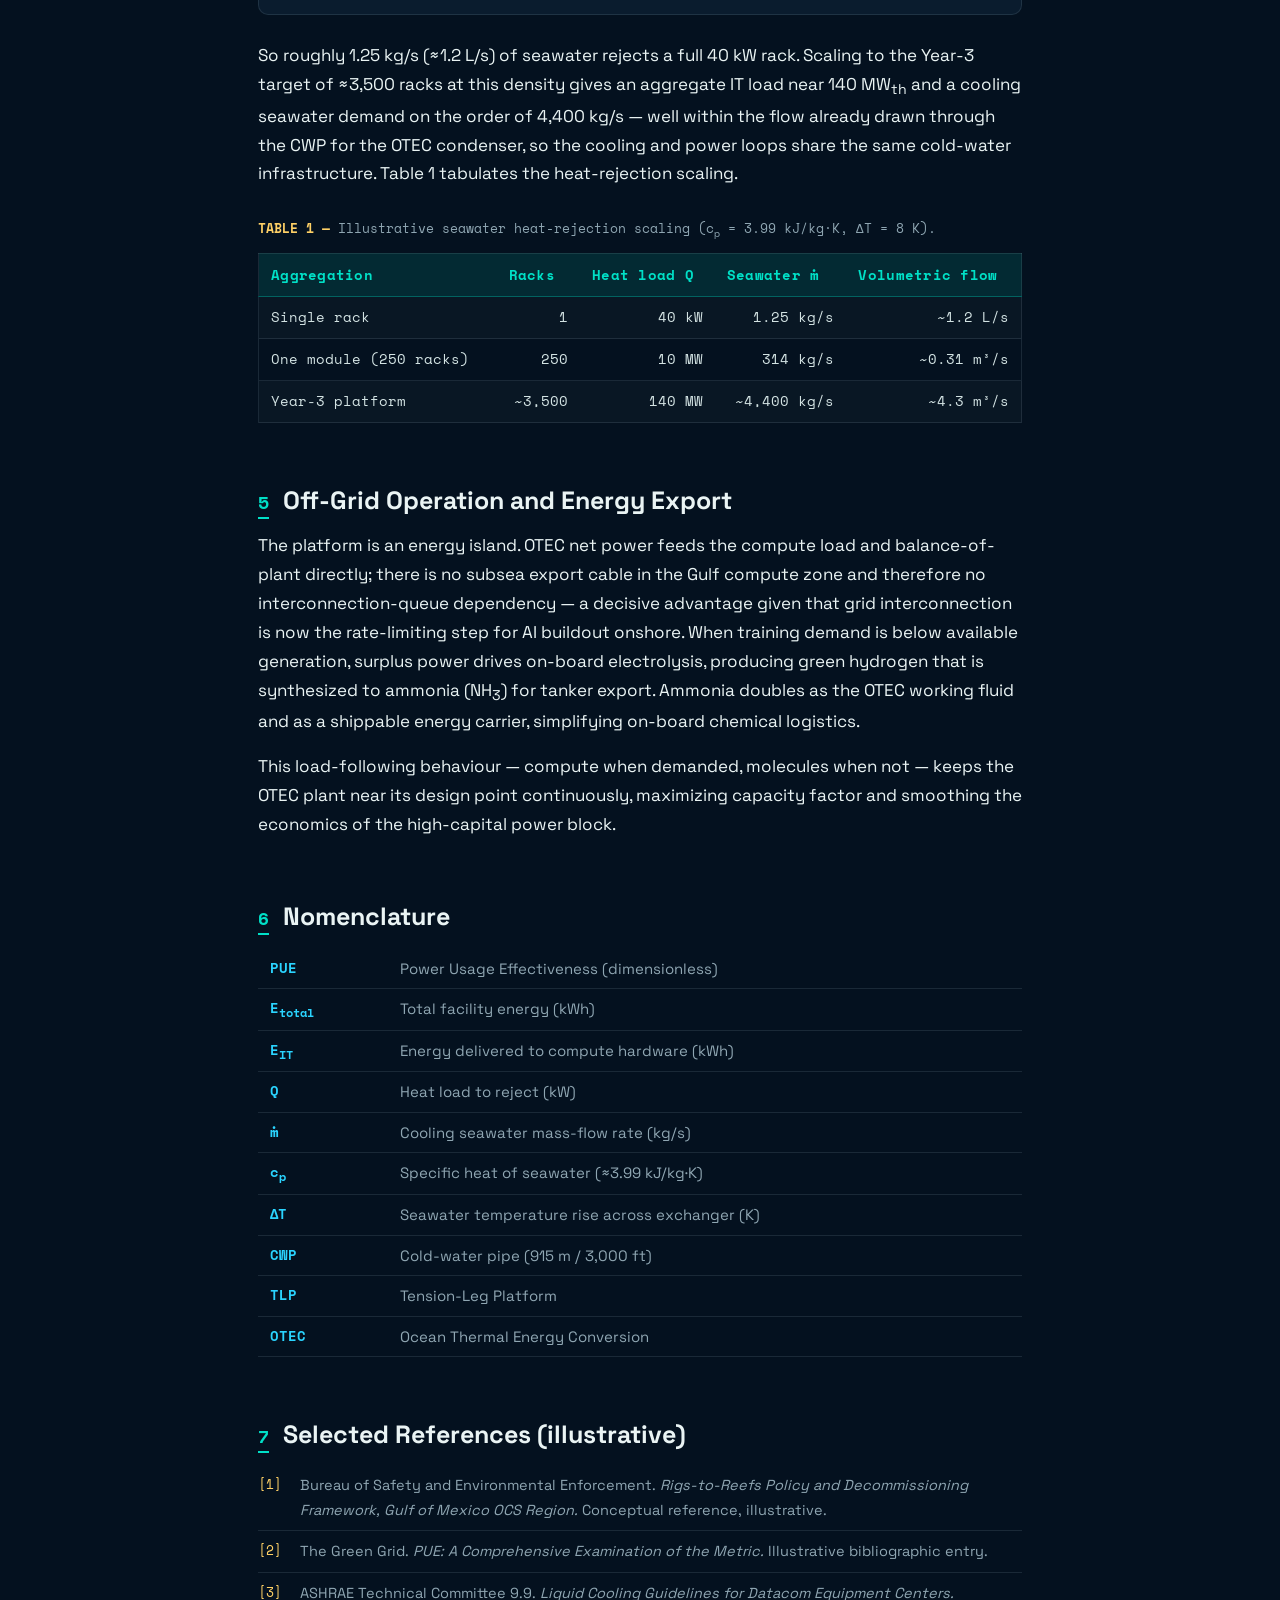
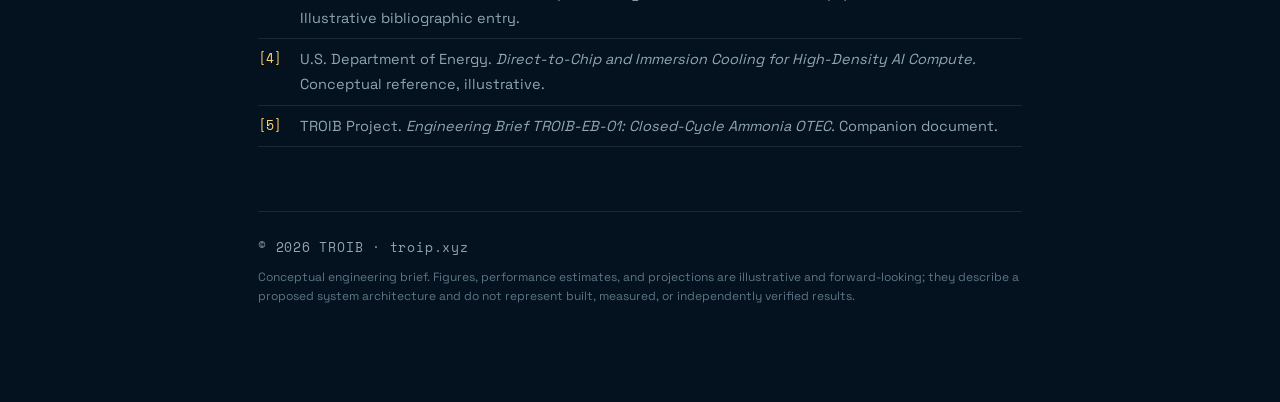
<file: papers/rig-to-datacenter.html>
<!DOCTYPE html>
<html lang="en">
<head>
  <meta charset="UTF-8" />
  <meta name="viewport" content="width=device-width, initial-scale=1.0" />
  <title>Co-Locating AI Compute on Decommissioned Deepwater Platforms — TROIB Engineering Brief</title>
  <meta name="description" content="Retrofitting late-life Spar and Tension-Leg Platforms in the Gulf of Mexico with OTEC power blocks and seawater-cooled AI training modules for near-1.0 PUE. Conceptual engineering brief." />
  <meta name="theme-color" content="#04111f" />
  <link rel="preconnect" href="https://fonts.googleapis.com" />
  <link rel="preconnect" href="https://fonts.gstatic.com" crossorigin />
  <link href="https://fonts.googleapis.com/css2?family=Archivo+Expanded:wght@500;600;700;800&family=Space+Grotesk:wght@400;500;600&family=Space+Mono:wght@400;700&display=swap" rel="stylesheet" />
  <link rel="stylesheet" href="paper.css" />
  <link rel="canonical" href="https://troip.xyz/papers/rig-to-datacenter" />
  <meta property="og:type" content="article" />
  <meta property="og:title" content="Co-Locating AI Compute on Decommissioned Deepwater Platforms — TROIB Engineering Brief" />
  <meta property="og:description" content="Retrofitting late-life Spar and Tension-Leg Platforms in the Gulf of Mexico with OTEC power blocks and seawater-cooled AI training modules for near-1.0 PUE. Conceptual engineering brief." />
  <meta property="og:url" content="https://troip.xyz/papers/rig-to-datacenter" />
  <meta property="og:site_name" content="TROIB" />
  <meta name="twitter:card" content="summary_large_image" />
  <meta name="citation_title" content="Co-Locating AI Compute on Decommissioned Deepwater Platforms" />
  <meta name="citation_author" content="TROIB" />
  <meta name="citation_publication_date" content="2026" />
  <meta name="citation_technical_report_institution" content="TROIB — Tri-Regional Ocean Infrastructure Blueprint" />
  <meta name="citation_doi" content="10.5281/zenodo.PENDING" />
  <script type="application/ld+json">
  {
    "@context": "https://schema.org",
    "@type": "TechArticle",
    "headline": "Co-Locating AI Compute on Decommissioned Deepwater Platforms",
    "name": "Co-Locating AI Compute on Decommissioned Deepwater Platforms",
    "description": "Retrofitting late-life Spar and Tension-Leg Platforms in the Gulf of Mexico with OTEC power blocks and seawater-cooled AI training modules for near-1.0 PUE. Conceptual engineering brief.",
    "url": "https://troip.xyz/papers/rig-to-datacenter",
    "mainEntityOfPage": "https://troip.xyz/papers/rig-to-datacenter",
    "inLanguage": "en-US",
    "datePublished": "2026-06-04",
    "dateModified": "2026-06-04",
    "author": {
      "@type": "Organization",
      "name": "TROIB",
      "url": "https://troip.xyz/"
    },
    "publisher": {
      "@type": "Organization",
      "name": "TROIB",
      "logo": {
        "@type": "ImageObject",
        "url": "https://troip.xyz/assets/favicon.svg"
      }
    },
    "image": "https://troip.xyz/assets/diagrams/rig-retrofit.svg",
    "isPartOf": {
      "@type": "WebSite",
      "name": "TROIB",
      "url": "https://troip.xyz/"
    },
    "creativeWorkStatus": "Conceptual / Illustrative",
    "identifier": {
      "@type": "PropertyValue",
      "propertyID": "DOI",
      "value": "10.5281/zenodo.PENDING"
    },
    "keywords": [
      "AI data center",
      "immersion cooling",
      "PUE",
      "Spar platform",
      "Rigs-to-Reefs",
      "OTEC"
    ]
  }
  </script>
</head>
<body>
  <div class="bg-nothing" aria-hidden="true"></div>
  <a class="paper-nav" href="../index.html">&larr; Back to TROIB</a>
  <button class="print-btn" onclick="window.print()">&#9113; Print / Save as PDF</button>

  <article class="doc">

    <!-- ===================== COVER ===================== -->
    <header class="cover">
      <p class="eyebrow">TROIB &middot; Engineering Brief</p>
      <h1 class="title">Co-Locating AI Compute on Decommissioned Deepwater Platforms</h1>
      <p class="subtitle">A retrofit architecture that intercepts late-life Spar and Tension-Leg Platforms in the Gulf of Mexico, installs an OTEC power block on deck, and cools direct-to-chip AI training modules with 4&nbsp;&deg;C seawater &mdash; driving facility PUE toward 1.02&ndash;1.05 entirely off-grid.</p>
      <div class="meta-row">
        <span><b>Document No.</b> TROIB-EB-02</span>
        <span><b>Revision</b> A</span>
        <span><b>Classification:</b> Conceptual / Illustrative</span>
        <span><b>Date:</b> 2026</span>
        <span><b>DOI:</b> pending &middot; Zenodo</span>
      </div>
    </header>

    <!-- ===================== DISCLAIMER ===================== -->
    <aside class="disclaimer">
      <strong>Conceptual Engineering Brief</strong>
      Figures, performance estimates, and projections are illustrative and forward-looking; they describe a proposed system architecture and do not represent built, measured, or independently verified results.
    </aside>

    <!-- ===================== ABSTRACT ===================== -->
    <section class="abstract">
      <h2>Abstract</h2>
      <p>The Gulf of Mexico holds hundreds of deepwater production platforms approaching end-of-field life. TROIB proposes to intercept late-life Spar and Tension-Leg Platforms (TLPs) in the Mississippi Canyon and Alaminos Canyon protraction areas before decommissioning, retrofit their moonpools for 915&nbsp;m (3,000&nbsp;ft) composite cold-water pipes, mount an Ocean Thermal Energy Conversion (OTEC) power block on deck, and deploy ruggedized, liquid-cooled direct-to-chip AI training modules in the same footprint. Because 4&nbsp;&deg;C deep seawater is used directly as the cooling sink, mechanical-chiller overhead is nearly eliminated and facility Power Usage Effectiveness (PUE) approaches 1.02&ndash;1.05. The platform is fully off-grid; surplus OTEC power is converted to green hydrogen and ammonia for export. Acquiring the host structure through the federal &ldquo;Rigs-to-Reefs&rdquo; framework removes up to 40&nbsp;% of structural and anchoring capital cost. This brief develops the PUE rationale and the seawater heat-rejection mass-balance that sizes the cooling system.</p>
    </section>

    <!-- ===================== 1 ===================== -->
    <h2 class="sec">Why Re-Use a Platform</h2>
    <p>A deepwater Spar or TLP is, in engineering terms, a pre-built deep-ocean access structure: it is already station-kept over thousands of metres of water, already carries a moonpool through its centre, and already supports thousands of tonnes of topside equipment. Decommissioning such a structure is expensive and carbon-intensive. The TROIB thesis is that the very attributes that make a platform costly to remove &mdash; deep-water station-keeping, structural deck capacity, and a central moonpool &mdash; are exactly what an offshore OTEC-plus-compute facility requires.</p>
    <p>Under the U.S. <strong>Rigs-to-Reefs</strong> framework, operators may transfer qualifying structures in place rather than fully removing them. TROIB extends this concept: instead of converting a platform solely into an artificial reef, the sub-sea jacket and mooring serve as the reef habitat while the topside is repurposed for energy and compute. Avoiding new-build hull fabrication and deepwater anchoring is estimated to remove up to <strong>40&nbsp;%</strong> of the structural and anchoring portion of capital expenditure.</p>

    <!-- ===================== 2 ===================== -->
    <h2 class="sec">Retrofit Architecture</h2>
    <p>The retrofit reorganizes the platform into three stacked functional zones, shown in cross-section in Figure&nbsp;1.</p>

    <h3 class="sub">Moonpool and cold-water pipe</h3>
    <p>The existing drilling moonpool is repurposed as the structural pass-through for a 915&nbsp;m composite (fibre-reinforced-polymer) cold-water pipe. Routing the CWP through the moonpool rather than over the side protects it from wave loading at the splash zone and uses the hull as the reaction structure for pipe weight and current drag. The CWP delivers the &asymp;4&nbsp;&deg;C cold seawater that serves both the OTEC condenser and the compute cooling loop.</p>

    <h3 class="sub">Deck power block</h3>
    <p>The main deck carries the OTEC closed-cycle ammonia power block &mdash; evaporator, turbine-generator, condenser, and feed pump &mdash; described in companion brief TROIB-EB-01. The power block converts the 20&nbsp;&deg;C thermal gradient into net electricity that powers the compute modules directly, with no grid interconnection.</p>

    <h3 class="sub">Compute modules</h3>
    <p>AI training hardware is housed in ruggedized, marine-rated modules using <strong>direct-to-chip liquid cooling</strong> and, for the densest racks, single-phase <strong>immersion cooling</strong>. A closed dielectric or water-glycol loop carries heat from the silicon to a titanium plate heat exchanger, where it is rejected to the cold seawater stream. Crucially, the cold sink is already at 4&nbsp;&deg;C, so no vapour-compression chiller is needed.</p>

    <figure class="fig">
      <img src="../assets/diagrams/rig-retrofit.svg" alt="Cross-section of a decommissioned Spar platform retrofitted for TROIB, showing AI data modules and an OTEC power block on the deck and a 3,000-foot cold-water pipe running down the moonpool to 4 degree Celsius water." style="width:100%;height:auto;display:block;aspect-ratio:680/640" />
      <figcaption>Spar-platform retrofit cross-section. The deck carries the OTEC power block and liquid-cooled AI compute modules; a 915&nbsp;m composite cold-water pipe descends through the moonpool to the 4&nbsp;&deg;C reservoir, supplying both the OTEC condenser and the direct-to-chip cooling loop. The facility is off-grid; surplus power is exported as green hydrogen/ammonia.</figcaption>
    </figure>

    <!-- ===================== 3 ===================== -->
    <h2 class="sec">PUE and the Seawater Advantage</h2>
    <p>Power Usage Effectiveness is the industry metric for data-center energy overhead:</p>

    <div class="eq">
      <span class="expr">PUE = E<sub>total facility</sub> / E<sub>IT</sub></span>
      <span class="num"></span>
    </div>

    <p>A PUE of 1.0 is the theoretical ideal in which every joule entering the facility reaches the compute silicon. In a conventional air-cooled cloud data center, mechanical chillers, computer-room air handlers, and humidity control push PUE to 1.4&ndash;1.6 &mdash; meaning 40&ndash;60&nbsp;% of energy is spent <em>not</em> computing. The single largest contributor to that overhead is the refrigeration plant that lifts heat from a warm data hall to an even warmer outdoor environment.</p>
    <p>The TROIB platform inverts this thermodynamic problem. The heat sink is not 35&nbsp;&deg;C summer air but 4&nbsp;&deg;C abyssal seawater. Heat flows <em>spontaneously</em> from the &asymp;45&ndash;60&nbsp;&deg;C chip coolant down to the cold sea, so the only cooling parasitic is the pumping energy to circulate seawater and coolant &mdash; there is no compressor lifting heat against a gradient. This collapses cooling overhead and yields a design-target <strong>PUE of 1.02&ndash;1.05</strong>. The companion benefit is that warm-rich coolant return temperatures permit high seawater &Delta;T, reducing required pumped volume.</p>

    <div class="specs">
      <div class="spec"><div class="v">1.02&ndash;1.05</div><div class="k">Target facility PUE</div></div>
      <div class="spec"><div class="v">4<small>&nbsp;&deg;C</small></div><div class="k">Seawater cold sink</div></div>
      <div class="spec"><div class="v">~40<small>&nbsp;%</small></div><div class="k">Structural CapEx avoided</div></div>
      <div class="spec"><div class="v">~3,500</div><div class="k">Racks cooled &middot; Year 3</div></div>
    </div>

    <!-- ===================== 4 ===================== -->
    <h2 class="sec">Heat-Rejection Mass Balance</h2>
    <p>Sizing the seawater cooling system is a steady-state energy balance: the seawater mass flow must carry away the full IT heat load at the allowable temperature rise. From Q&nbsp;=&nbsp;m&#775;&middot;c<sub>p</sub>&middot;&Delta;T, the required cold-seawater mass flow is:</p>

    <div class="eq">
      <span class="expr">m&#775; = Q / (c<sub>p</sub> &middot; &Delta;T)</span>
      <span class="num"></span>
    </div>

    <p>where Q is the heat load to reject (kW), c<sub>p</sub> is the specific heat of seawater (&asymp;3.99&nbsp;kJ/kg&middot;K), and &Delta;T is the seawater temperature rise across the heat exchanger. Essentially all electrical power delivered to the silicon becomes heat, so Q&nbsp;&asymp;&nbsp;IT load.</p>

    <h3 class="sub">Worked example &mdash; one rack</h3>
    <p>Take a dense AI training rack dissipating Q&nbsp;=&nbsp;<span class="tok">40&nbsp;kW</span> and allow the seawater to warm by &Delta;T&nbsp;=&nbsp;<span class="tok">8&nbsp;K</span> (from 4&nbsp;&deg;C to 12&nbsp;&deg;C):</p>

    <div class="eq">
      <span class="expr">m&#775; = 40 / (3.99 &times; 8) = 40 / 31.9 &asymp; <strong>1.25&nbsp;kg/s</strong></span>
      <span class="num"></span>
    </div>

    <p>So roughly 1.25&nbsp;kg/s (&asymp;1.2&nbsp;L/s) of seawater rejects a full 40&nbsp;kW rack. Scaling to the Year-3 target of &asymp;3,500 racks at this density gives an aggregate IT load near 140&nbsp;MW<sub>th</sub> and a cooling seawater demand on the order of 4,400&nbsp;kg/s &mdash; well within the flow already drawn through the CWP for the OTEC condenser, so the cooling and power loops share the same cold-water infrastructure. Table&nbsp;1 tabulates the heat-rejection scaling.</p>

    <div class="tbl-wrap">
      <table class="data">
        <caption>Illustrative seawater heat-rejection scaling (c<sub>p</sub> = 3.99 kJ/kg&middot;K, &Delta;T = 8 K).</caption>
        <thead>
          <tr><th>Aggregation</th><th>Racks</th><th>Heat load Q</th><th>Seawater m&#775;</th><th>Volumetric flow</th></tr>
        </thead>
        <tbody>
          <tr><td>Single rack</td><td class="num">1</td><td class="num">40 kW</td><td class="num">1.25 kg/s</td><td class="num">~1.2 L/s</td></tr>
          <tr><td>One module (250 racks)</td><td class="num">250</td><td class="num">10 MW</td><td class="num">314 kg/s</td><td class="num">~0.31 m&sup3;/s</td></tr>
          <tr><td>Year-3 platform</td><td class="num">~3,500</td><td class="num">140 MW</td><td class="num">~4,400 kg/s</td><td class="num">~4.3 m&sup3;/s</td></tr>
        </tbody>
      </table>
    </div>

    <!-- ===================== 5 ===================== -->
    <h2 class="sec">Off-Grid Operation and Energy Export</h2>
    <p>The platform is an energy island. OTEC net power feeds the compute load and balance-of-plant directly; there is no subsea export cable in the Gulf compute zone and therefore no interconnection-queue dependency &mdash; a decisive advantage given that grid interconnection is now the rate-limiting step for AI buildout onshore. When training demand is below available generation, surplus power drives on-board electrolysis, producing green hydrogen that is synthesized to ammonia (NH<sub>3</sub>) for tanker export. Ammonia doubles as the OTEC working fluid and as a shippable energy carrier, simplifying on-board chemical logistics.</p>
    <p>This load-following behaviour &mdash; compute when demanded, molecules when not &mdash; keeps the OTEC plant near its design point continuously, maximizing capacity factor and smoothing the economics of the high-capital power block.</p>

    <!-- ===================== NOMENCLATURE ===================== -->
    <h2 class="sec">Nomenclature</h2>
    <table class="nomen">
      <tr><th>PUE</th><td>Power Usage Effectiveness (dimensionless)</td></tr>
      <tr><th>E<sub>total</sub></th><td>Total facility energy (kWh)</td></tr>
      <tr><th>E<sub>IT</sub></th><td>Energy delivered to compute hardware (kWh)</td></tr>
      <tr><th>Q</th><td>Heat load to reject (kW)</td></tr>
      <tr><th>m&#775;</th><td>Cooling seawater mass-flow rate (kg/s)</td></tr>
      <tr><th>c<sub>p</sub></th><td>Specific heat of seawater (&asymp;3.99 kJ/kg&middot;K)</td></tr>
      <tr><th>&Delta;T</th><td>Seawater temperature rise across exchanger (K)</td></tr>
      <tr><th>CWP</th><td>Cold-water pipe (915 m / 3,000 ft)</td></tr>
      <tr><th>TLP</th><td>Tension-Leg Platform</td></tr>
      <tr><th>OTEC</th><td>Ocean Thermal Energy Conversion</td></tr>
    </table>

    <!-- ===================== REFERENCES ===================== -->
    <h2 class="sec">Selected References (illustrative)</h2>
    <ol class="refs">
      <li>Bureau of Safety and Environmental Enforcement. <em>Rigs-to-Reefs Policy and Decommissioning Framework, Gulf of Mexico OCS Region.</em> Conceptual reference, illustrative.</li>
      <li>The Green Grid. <em>PUE: A Comprehensive Examination of the Metric.</em> Illustrative bibliographic entry.</li>
      <li>ASHRAE Technical Committee 9.9. <em>Liquid Cooling Guidelines for Datacom Equipment Centers.</em> Illustrative bibliographic entry.</li>
      <li>U.S. Department of Energy. <em>Direct-to-Chip and Immersion Cooling for High-Density AI Compute.</em> Conceptual reference, illustrative.</li>
      <li>TROIB Project. <em>Engineering Brief TROIB-EB-01: Closed-Cycle Ammonia OTEC.</em> Companion document.</li>
    </ol>

    <!-- ===================== FOOTER ===================== -->
    <footer class="doc-footer">
      <div class="brand">&copy; 2026 TROIB &middot; troip.xyz</div>
      <p class="fine">Conceptual engineering brief. Figures, performance estimates, and projections are illustrative and forward-looking; they describe a proposed system architecture and do not represent built, measured, or independently verified results.</p>
      <span class="print-footnote">TROIB-EB-02 &middot; AI Compute on Decommissioned Platforms &middot; Conceptual / Illustrative &middot; &copy; 2026 troip.xyz</span>
    </footer>

  </article>
</body>
</html>
</file>
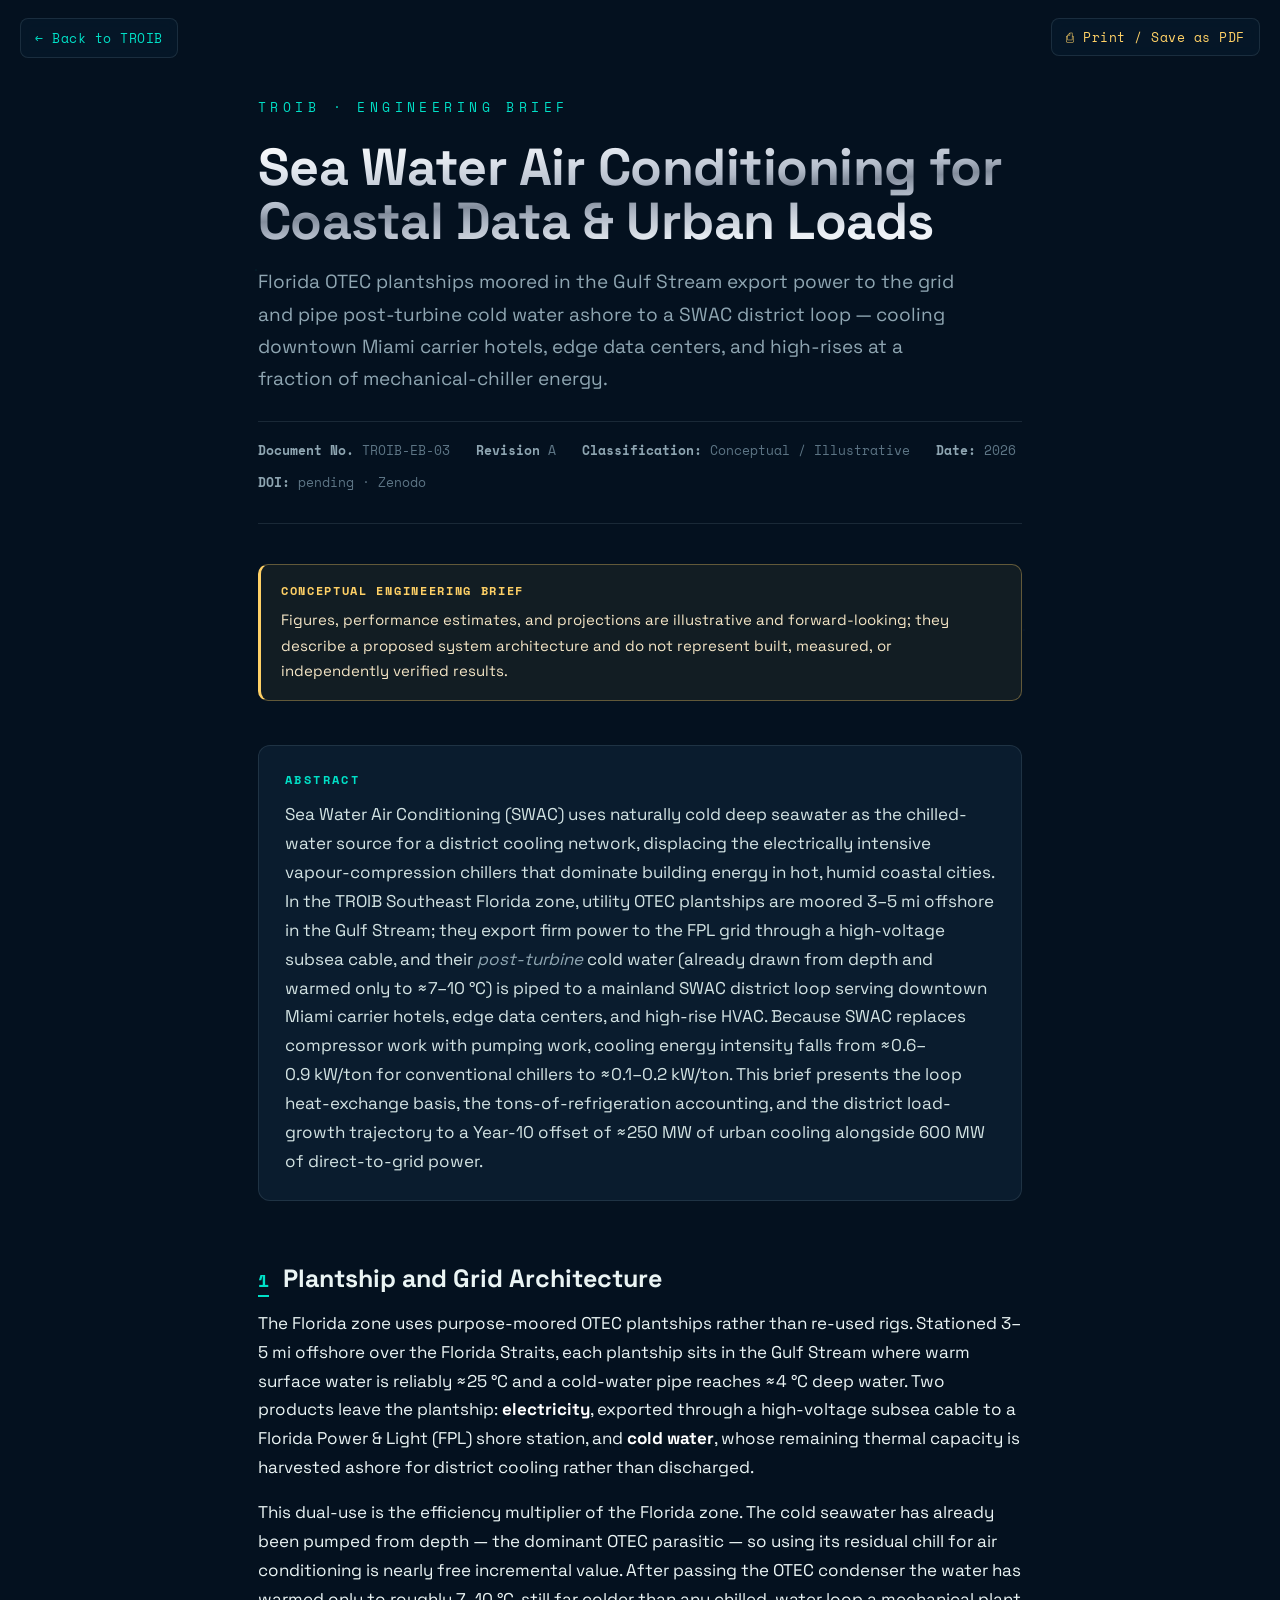
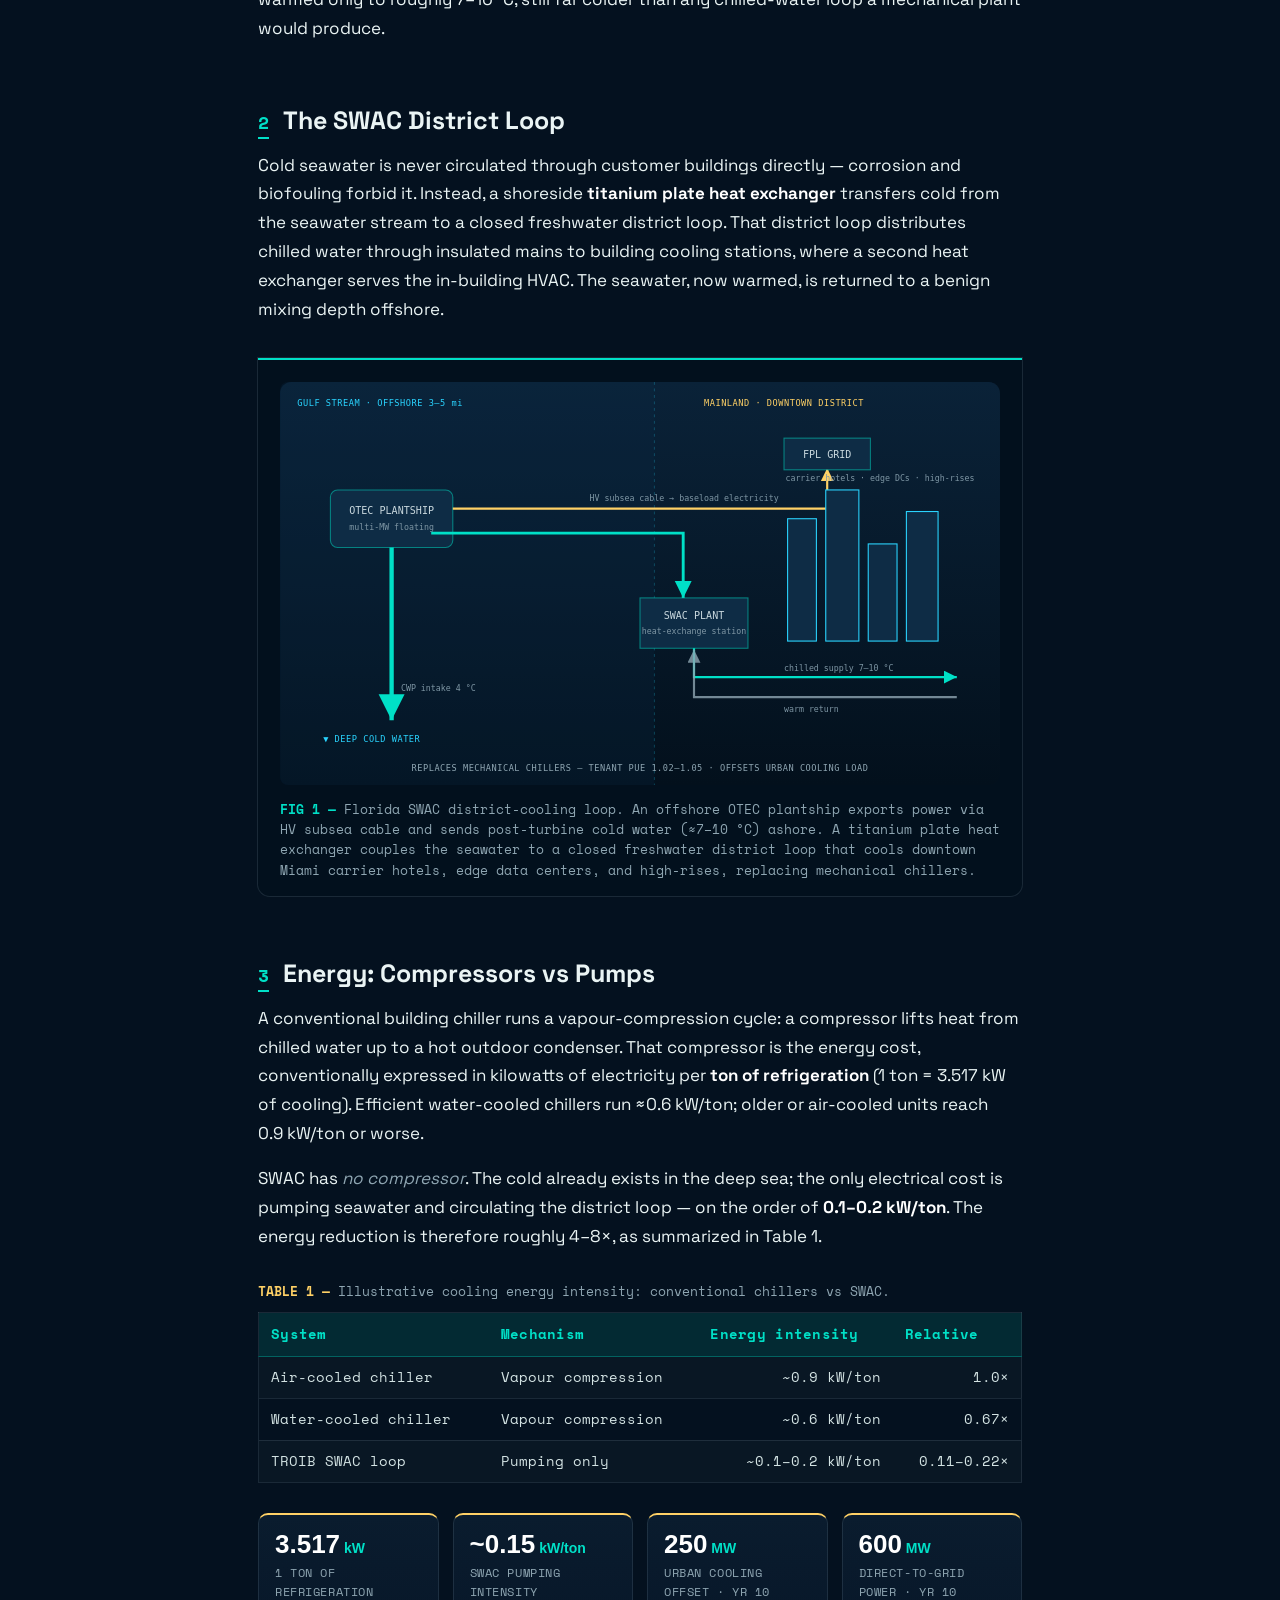
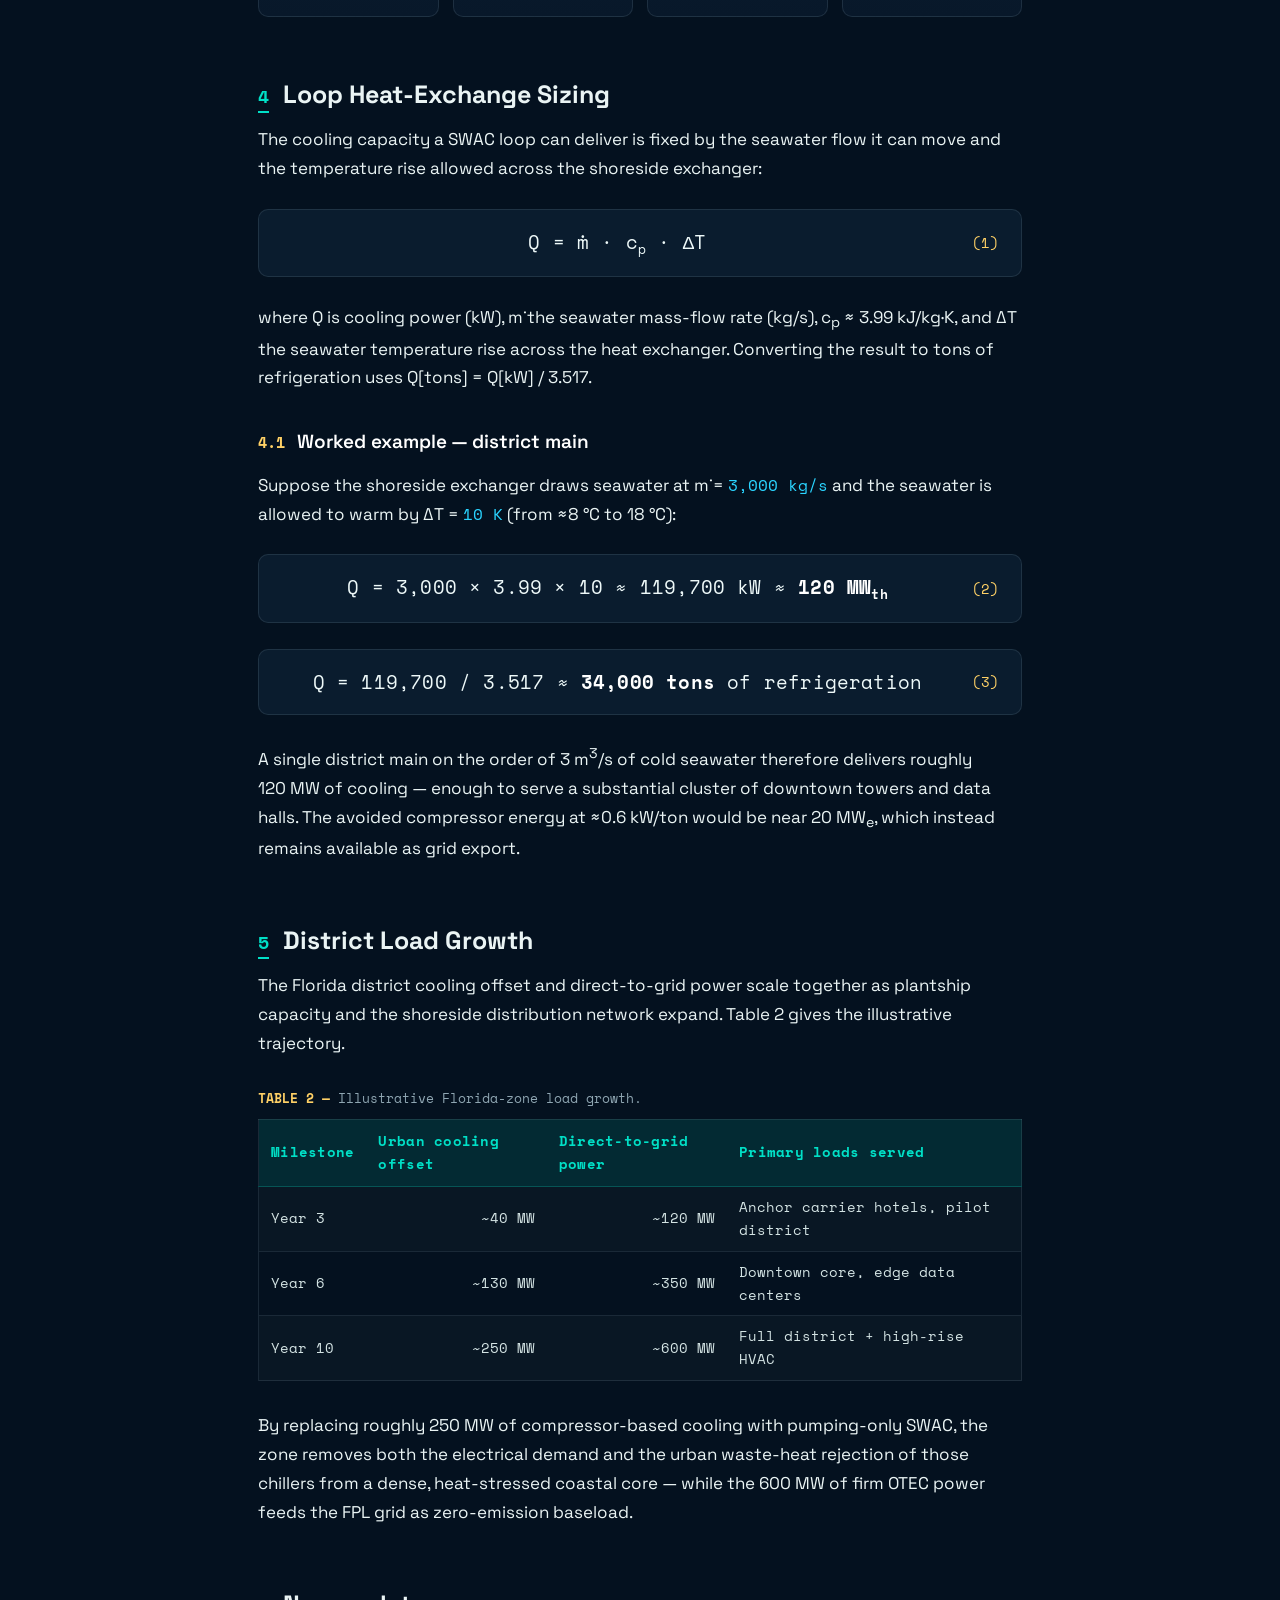
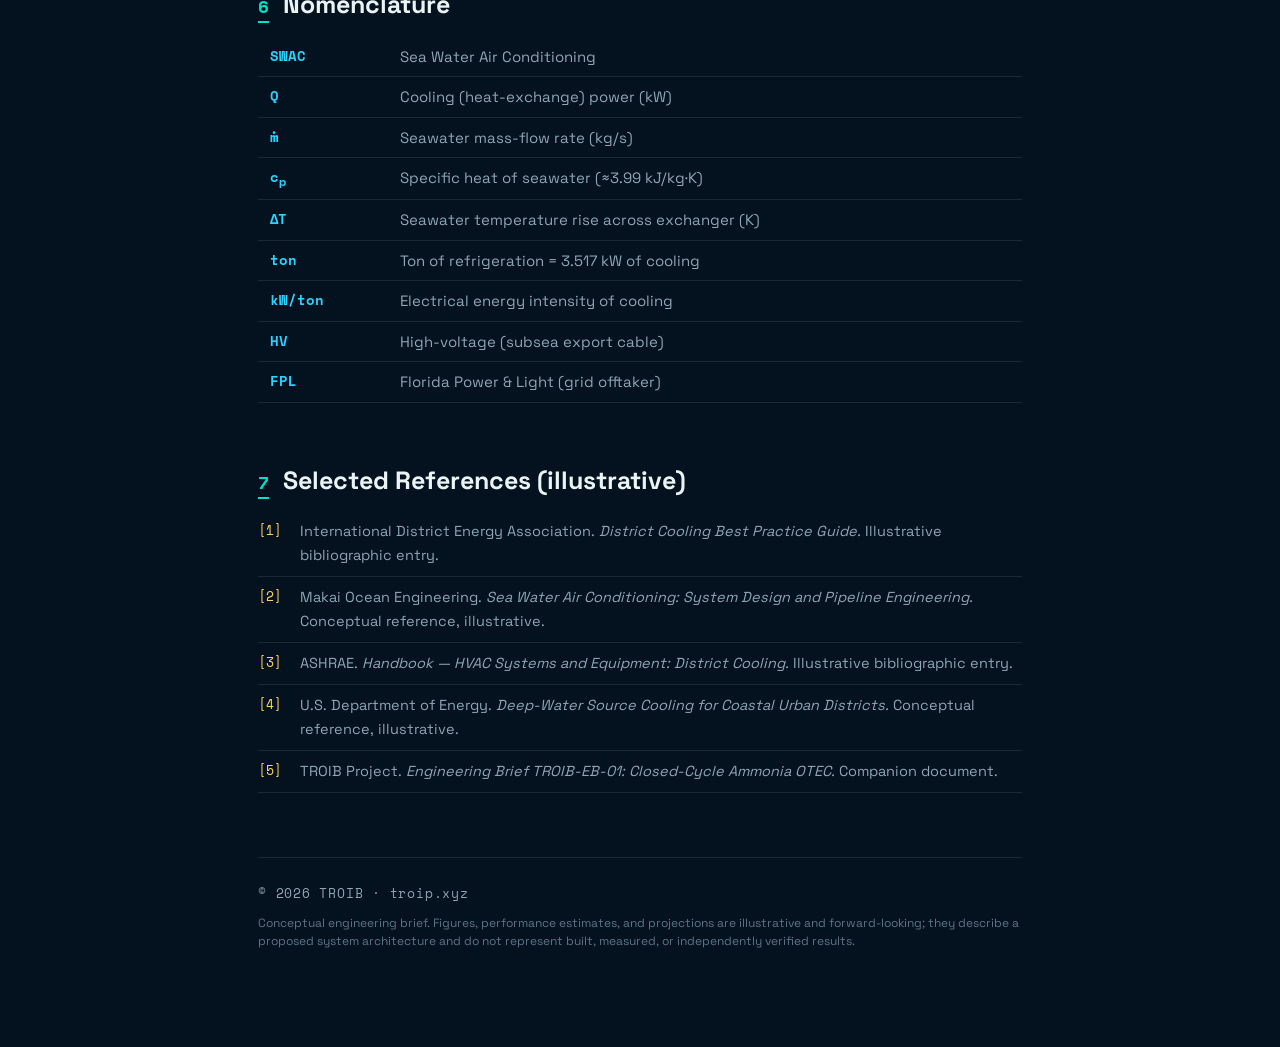
<file: papers/swac-district-cooling.html>
<!DOCTYPE html>
<html lang="en">
<head>
  <meta charset="UTF-8" />
  <meta name="viewport" content="width=device-width, initial-scale=1.0" />
  <title>Sea Water Air Conditioning for Coastal Loads — TROIB Engineering Brief</title>
  <meta name="description" content="Florida OTEC plantships supplying post-turbine cold water to a mainland SWAC district cooling loop for downtown Miami data and urban loads, replacing mechanical chillers. Conceptual engineering brief." />
  <meta name="theme-color" content="#04111f" />
  <link rel="preconnect" href="https://fonts.googleapis.com" />
  <link rel="preconnect" href="https://fonts.gstatic.com" crossorigin />
  <link href="https://fonts.googleapis.com/css2?family=Archivo+Expanded:wght@500;600;700;800&family=Space+Grotesk:wght@400;500;600&family=Space+Mono:wght@400;700&display=swap" rel="stylesheet" />
  <link rel="stylesheet" href="paper.css" />
  <link rel="canonical" href="https://troip.xyz/papers/swac-district-cooling" />
  <meta property="og:type" content="article" />
  <meta property="og:title" content="Sea Water Air Conditioning for Coastal Loads — TROIB Engineering Brief" />
  <meta property="og:description" content="Florida OTEC plantships supplying post-turbine cold water to a mainland SWAC district cooling loop for downtown Miami data and urban loads, replacing mechanical chillers. Conceptual engineering brief." />
  <meta property="og:url" content="https://troip.xyz/papers/swac-district-cooling" />
  <meta property="og:site_name" content="TROIB" />
  <meta name="twitter:card" content="summary_large_image" />
  <meta name="citation_title" content="Sea Water Air Conditioning for Coastal Loads" />
  <meta name="citation_author" content="TROIB" />
  <meta name="citation_publication_date" content="2026" />
  <meta name="citation_technical_report_institution" content="TROIB — Tri-Regional Ocean Infrastructure Blueprint" />
  <meta name="citation_doi" content="10.5281/zenodo.PENDING" />
  <script type="application/ld+json">
  {
    "@context": "https://schema.org",
    "@type": "TechArticle",
    "headline": "Sea Water Air Conditioning for Coastal Loads",
    "name": "Sea Water Air Conditioning for Coastal Loads",
    "description": "Florida OTEC plantships supplying post-turbine cold water to a mainland SWAC district cooling loop for downtown Miami data and urban loads, replacing mechanical chillers. Conceptual engineering brief.",
    "url": "https://troip.xyz/papers/swac-district-cooling",
    "mainEntityOfPage": "https://troip.xyz/papers/swac-district-cooling",
    "inLanguage": "en-US",
    "datePublished": "2026-06-04",
    "dateModified": "2026-06-04",
    "author": {
      "@type": "Organization",
      "name": "TROIB",
      "url": "https://troip.xyz/"
    },
    "publisher": {
      "@type": "Organization",
      "name": "TROIB",
      "logo": {
        "@type": "ImageObject",
        "url": "https://troip.xyz/assets/favicon.svg"
      }
    },
    "image": "https://troip.xyz/assets/diagrams/swac-loop.svg",
    "isPartOf": {
      "@type": "WebSite",
      "name": "TROIB",
      "url": "https://troip.xyz/"
    },
    "creativeWorkStatus": "Conceptual / Illustrative",
    "identifier": {
      "@type": "PropertyValue",
      "propertyID": "DOI",
      "value": "10.5281/zenodo.PENDING"
    },
    "keywords": [
      "SWAC",
      "district cooling",
      "Gulf Stream",
      "OTEC plantship",
      "data-center cooling"
    ]
  }
  </script>
</head>
<body>
  <div class="bg-nothing" aria-hidden="true"></div>
  <a class="paper-nav" href="../index.html">&larr; Back to TROIB</a>
  <button class="print-btn" onclick="window.print()">&#9113; Print / Save as PDF</button>

  <article class="doc">

    <!-- ===================== COVER ===================== -->
    <header class="cover">
      <p class="eyebrow">TROIB &middot; Engineering Brief</p>
      <h1 class="title">Sea Water Air Conditioning for Coastal Data &amp; Urban Loads</h1>
      <p class="subtitle">Florida OTEC plantships moored in the Gulf Stream export power to the grid and pipe post-turbine cold water ashore to a SWAC district loop &mdash; cooling downtown Miami carrier hotels, edge data centers, and high-rises at a fraction of mechanical-chiller energy.</p>
      <div class="meta-row">
        <span><b>Document No.</b> TROIB-EB-03</span>
        <span><b>Revision</b> A</span>
        <span><b>Classification:</b> Conceptual / Illustrative</span>
        <span><b>Date:</b> 2026</span>
        <span><b>DOI:</b> pending &middot; Zenodo</span>
      </div>
    </header>

    <!-- ===================== DISCLAIMER ===================== -->
    <aside class="disclaimer">
      <strong>Conceptual Engineering Brief</strong>
      Figures, performance estimates, and projections are illustrative and forward-looking; they describe a proposed system architecture and do not represent built, measured, or independently verified results.
    </aside>

    <!-- ===================== ABSTRACT ===================== -->
    <section class="abstract">
      <h2>Abstract</h2>
      <p>Sea Water Air Conditioning (SWAC) uses naturally cold deep seawater as the chilled-water source for a district cooling network, displacing the electrically intensive vapour-compression chillers that dominate building energy in hot, humid coastal cities. In the TROIB Southeast Florida zone, utility OTEC plantships are moored 3&ndash;5&nbsp;mi offshore in the Gulf Stream; they export firm power to the FPL grid through a high-voltage subsea cable, and their <em>post-turbine</em> cold water (already drawn from depth and warmed only to &asymp;7&ndash;10&nbsp;&deg;C) is piped to a mainland SWAC district loop serving downtown Miami carrier hotels, edge data centers, and high-rise HVAC. Because SWAC replaces compressor work with pumping work, cooling energy intensity falls from &asymp;0.6&ndash;0.9&nbsp;kW/ton for conventional chillers to &asymp;0.1&ndash;0.2&nbsp;kW/ton. This brief presents the loop heat-exchange basis, the tons-of-refrigeration accounting, and the district load-growth trajectory to a Year-10 offset of &asymp;250&nbsp;MW of urban cooling alongside 600&nbsp;MW of direct-to-grid power.</p>
    </section>

    <!-- ===================== 1 ===================== -->
    <h2 class="sec">Plantship and Grid Architecture</h2>
    <p>The Florida zone uses purpose-moored OTEC plantships rather than re-used rigs. Stationed 3&ndash;5&nbsp;mi offshore over the Florida Straits, each plantship sits in the Gulf Stream where warm surface water is reliably &asymp;25&nbsp;&deg;C and a cold-water pipe reaches &asymp;4&nbsp;&deg;C deep water. Two products leave the plantship: <strong>electricity</strong>, exported through a high-voltage subsea cable to a Florida Power &amp; Light (FPL) shore station, and <strong>cold water</strong>, whose remaining thermal capacity is harvested ashore for district cooling rather than discharged.</p>
    <p>This dual-use is the efficiency multiplier of the Florida zone. The cold seawater has already been pumped from depth &mdash; the dominant OTEC parasitic &mdash; so using its residual chill for air conditioning is nearly free incremental value. After passing the OTEC condenser the water has warmed only to roughly 7&ndash;10&nbsp;&deg;C, still far colder than any chilled-water loop a mechanical plant would produce.</p>

    <!-- ===================== 2 ===================== -->
    <h2 class="sec">The SWAC District Loop</h2>
    <p>Cold seawater is never circulated through customer buildings directly &mdash; corrosion and biofouling forbid it. Instead, a shoreside <strong>titanium plate heat exchanger</strong> transfers cold from the seawater stream to a closed freshwater district loop. That district loop distributes chilled water through insulated mains to building cooling stations, where a second heat exchanger serves the in-building HVAC. The seawater, now warmed, is returned to a benign mixing depth offshore.</p>

    <figure class="fig">
      <img src="../assets/diagrams/swac-loop.svg" alt="Florida sea water air conditioning loop schematic showing an offshore OTEC plantship, a subsea cold-water and power route to shore, a shoreside heat exchanger, and a district chilled-water loop serving downtown Miami buildings." style="width:100%;height:auto;display:block;aspect-ratio:1000/560" />
      <figcaption>Florida SWAC district-cooling loop. An offshore OTEC plantship exports power via HV subsea cable and sends post-turbine cold water (&asymp;7&ndash;10&nbsp;&deg;C) ashore. A titanium plate heat exchanger couples the seawater to a closed freshwater district loop that cools downtown Miami carrier hotels, edge data centers, and high-rises, replacing mechanical chillers.</figcaption>
    </figure>

    <!-- ===================== 3 ===================== -->
    <h2 class="sec">Energy: Compressors vs Pumps</h2>
    <p>A conventional building chiller runs a vapour-compression cycle: a compressor lifts heat from chilled water up to a hot outdoor condenser. That compressor is the energy cost, conventionally expressed in kilowatts of electricity per <strong>ton of refrigeration</strong> (1 ton&nbsp;=&nbsp;3.517&nbsp;kW of cooling). Efficient water-cooled chillers run &asymp;0.6&nbsp;kW/ton; older or air-cooled units reach 0.9&nbsp;kW/ton or worse.</p>
    <p>SWAC has <em>no compressor</em>. The cold already exists in the deep sea; the only electrical cost is pumping seawater and circulating the district loop &mdash; on the order of <strong>0.1&ndash;0.2&nbsp;kW/ton</strong>. The energy reduction is therefore roughly 4&ndash;8&times;, as summarized in Table&nbsp;1.</p>

    <div class="tbl-wrap">
      <table class="data">
        <caption>Illustrative cooling energy intensity: conventional chillers vs SWAC.</caption>
        <thead>
          <tr><th>System</th><th>Mechanism</th><th>Energy intensity</th><th>Relative</th></tr>
        </thead>
        <tbody>
          <tr><td>Air-cooled chiller</td><td>Vapour compression</td><td class="num">~0.9 kW/ton</td><td class="num">1.0&times;</td></tr>
          <tr><td>Water-cooled chiller</td><td>Vapour compression</td><td class="num">~0.6 kW/ton</td><td class="num">0.67&times;</td></tr>
          <tr><td>TROIB SWAC loop</td><td>Pumping only</td><td class="num">~0.1&ndash;0.2 kW/ton</td><td class="num">0.11&ndash;0.22&times;</td></tr>
        </tbody>
      </table>
    </div>

    <div class="specs">
      <div class="spec"><div class="v">3.517<small>&nbsp;kW</small></div><div class="k">1 ton of refrigeration</div></div>
      <div class="spec"><div class="v">~0.15<small>&nbsp;kW/ton</small></div><div class="k">SWAC pumping intensity</div></div>
      <div class="spec"><div class="v">250<small>&nbsp;MW</small></div><div class="k">Urban cooling offset &middot; Yr 10</div></div>
      <div class="spec"><div class="v">600<small>&nbsp;MW</small></div><div class="k">Direct-to-grid power &middot; Yr 10</div></div>
    </div>

    <!-- ===================== 4 ===================== -->
    <h2 class="sec">Loop Heat-Exchange Sizing</h2>
    <p>The cooling capacity a SWAC loop can deliver is fixed by the seawater flow it can move and the temperature rise allowed across the shoreside exchanger:</p>

    <div class="eq">
      <span class="expr">Q = m&#775; &middot; c<sub>p</sub> &middot; &Delta;T</span>
      <span class="num"></span>
    </div>

    <p>where Q is cooling power (kW), m&#775; the seawater mass-flow rate (kg/s), c<sub>p</sub>&nbsp;&asymp;&nbsp;3.99&nbsp;kJ/kg&middot;K, and &Delta;T the seawater temperature rise across the heat exchanger. Converting the result to tons of refrigeration uses Q[tons]&nbsp;=&nbsp;Q[kW]&nbsp;/&nbsp;3.517.</p>

    <h3 class="sub">Worked example &mdash; district main</h3>
    <p>Suppose the shoreside exchanger draws seawater at m&#775;&nbsp;=&nbsp;<span class="tok">3,000&nbsp;kg/s</span> and the seawater is allowed to warm by &Delta;T&nbsp;=&nbsp;<span class="tok">10&nbsp;K</span> (from &asymp;8&nbsp;&deg;C to 18&nbsp;&deg;C):</p>

    <div class="eq">
      <span class="expr">Q = 3,000 &times; 3.99 &times; 10 &asymp; 119,700&nbsp;kW &asymp; <strong>120&nbsp;MW<sub>th</sub></strong></span>
      <span class="num"></span>
    </div>

    <div class="eq">
      <span class="expr">Q = 119,700 / 3.517 &asymp; <strong>34,000&nbsp;tons</strong> of refrigeration</span>
      <span class="num"></span>
    </div>

    <p>A single district main on the order of 3&nbsp;m<sup>3</sup>/s of cold seawater therefore delivers roughly 120&nbsp;MW of cooling &mdash; enough to serve a substantial cluster of downtown towers and data halls. The avoided compressor energy at &asymp;0.6&nbsp;kW/ton would be near 20&nbsp;MW<sub>e</sub>, which instead remains available as grid export.</p>

    <!-- ===================== 5 ===================== -->
    <h2 class="sec">District Load Growth</h2>
    <p>The Florida district cooling offset and direct-to-grid power scale together as plantship capacity and the shoreside distribution network expand. Table&nbsp;2 gives the illustrative trajectory.</p>

    <div class="tbl-wrap">
      <table class="data">
        <caption>Illustrative Florida-zone load growth.</caption>
        <thead>
          <tr><th>Milestone</th><th>Urban cooling offset</th><th>Direct-to-grid power</th><th>Primary loads served</th></tr>
        </thead>
        <tbody>
          <tr><td>Year 3</td><td class="num">~40 MW</td><td class="num">~120 MW</td><td>Anchor carrier hotels, pilot district</td></tr>
          <tr><td>Year 6</td><td class="num">~130 MW</td><td class="num">~350 MW</td><td>Downtown core, edge data centers</td></tr>
          <tr><td>Year 10</td><td class="num">~250 MW</td><td class="num">~600 MW</td><td>Full district + high-rise HVAC</td></tr>
        </tbody>
      </table>
    </div>

    <p>By replacing roughly 250&nbsp;MW of compressor-based cooling with pumping-only SWAC, the zone removes both the electrical demand and the urban waste-heat rejection of those chillers from a dense, heat-stressed coastal core &mdash; while the 600&nbsp;MW of firm OTEC power feeds the FPL grid as zero-emission baseload.</p>

    <!-- ===================== NOMENCLATURE ===================== -->
    <h2 class="sec">Nomenclature</h2>
    <table class="nomen">
      <tr><th>SWAC</th><td>Sea Water Air Conditioning</td></tr>
      <tr><th>Q</th><td>Cooling (heat-exchange) power (kW)</td></tr>
      <tr><th>m&#775;</th><td>Seawater mass-flow rate (kg/s)</td></tr>
      <tr><th>c<sub>p</sub></th><td>Specific heat of seawater (&asymp;3.99 kJ/kg&middot;K)</td></tr>
      <tr><th>&Delta;T</th><td>Seawater temperature rise across exchanger (K)</td></tr>
      <tr><th>ton</th><td>Ton of refrigeration = 3.517 kW of cooling</td></tr>
      <tr><th>kW/ton</th><td>Electrical energy intensity of cooling</td></tr>
      <tr><th>HV</th><td>High-voltage (subsea export cable)</td></tr>
      <tr><th>FPL</th><td>Florida Power &amp; Light (grid offtaker)</td></tr>
    </table>

    <!-- ===================== REFERENCES ===================== -->
    <h2 class="sec">Selected References (illustrative)</h2>
    <ol class="refs">
      <li>International District Energy Association. <em>District Cooling Best Practice Guide.</em> Illustrative bibliographic entry.</li>
      <li>Makai Ocean Engineering. <em>Sea Water Air Conditioning: System Design and Pipeline Engineering.</em> Conceptual reference, illustrative.</li>
      <li>ASHRAE. <em>Handbook &mdash; HVAC Systems and Equipment: District Cooling.</em> Illustrative bibliographic entry.</li>
      <li>U.S. Department of Energy. <em>Deep-Water Source Cooling for Coastal Urban Districts.</em> Conceptual reference, illustrative.</li>
      <li>TROIB Project. <em>Engineering Brief TROIB-EB-01: Closed-Cycle Ammonia OTEC.</em> Companion document.</li>
    </ol>

    <!-- ===================== FOOTER ===================== -->
    <footer class="doc-footer">
      <div class="brand">&copy; 2026 TROIB &middot; troip.xyz</div>
      <p class="fine">Conceptual engineering brief. Figures, performance estimates, and projections are illustrative and forward-looking; they describe a proposed system architecture and do not represent built, measured, or independently verified results.</p>
      <span class="print-footnote">TROIB-EB-03 &middot; Sea Water Air Conditioning &middot; Conceptual / Illustrative &middot; &copy; 2026 troip.xyz</span>
    </footer>

  </article>
</body>
</html>
</file>
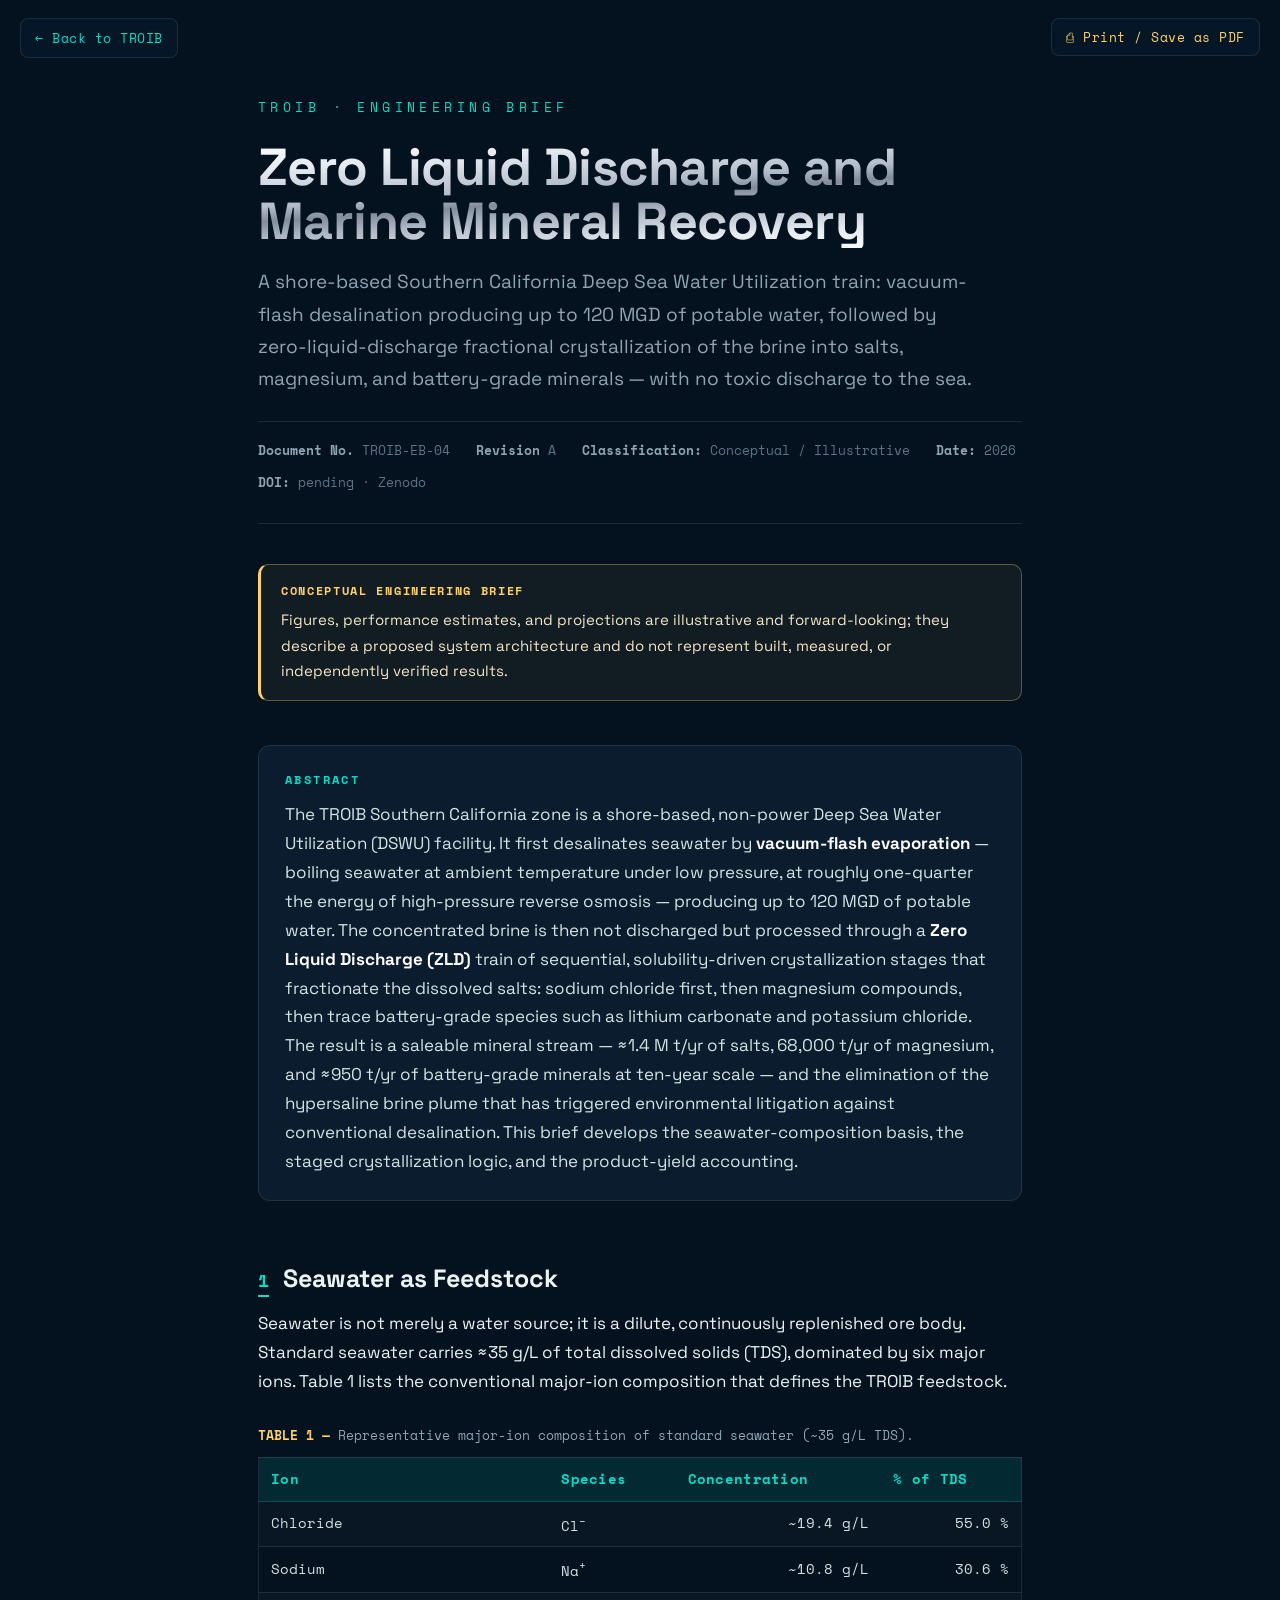
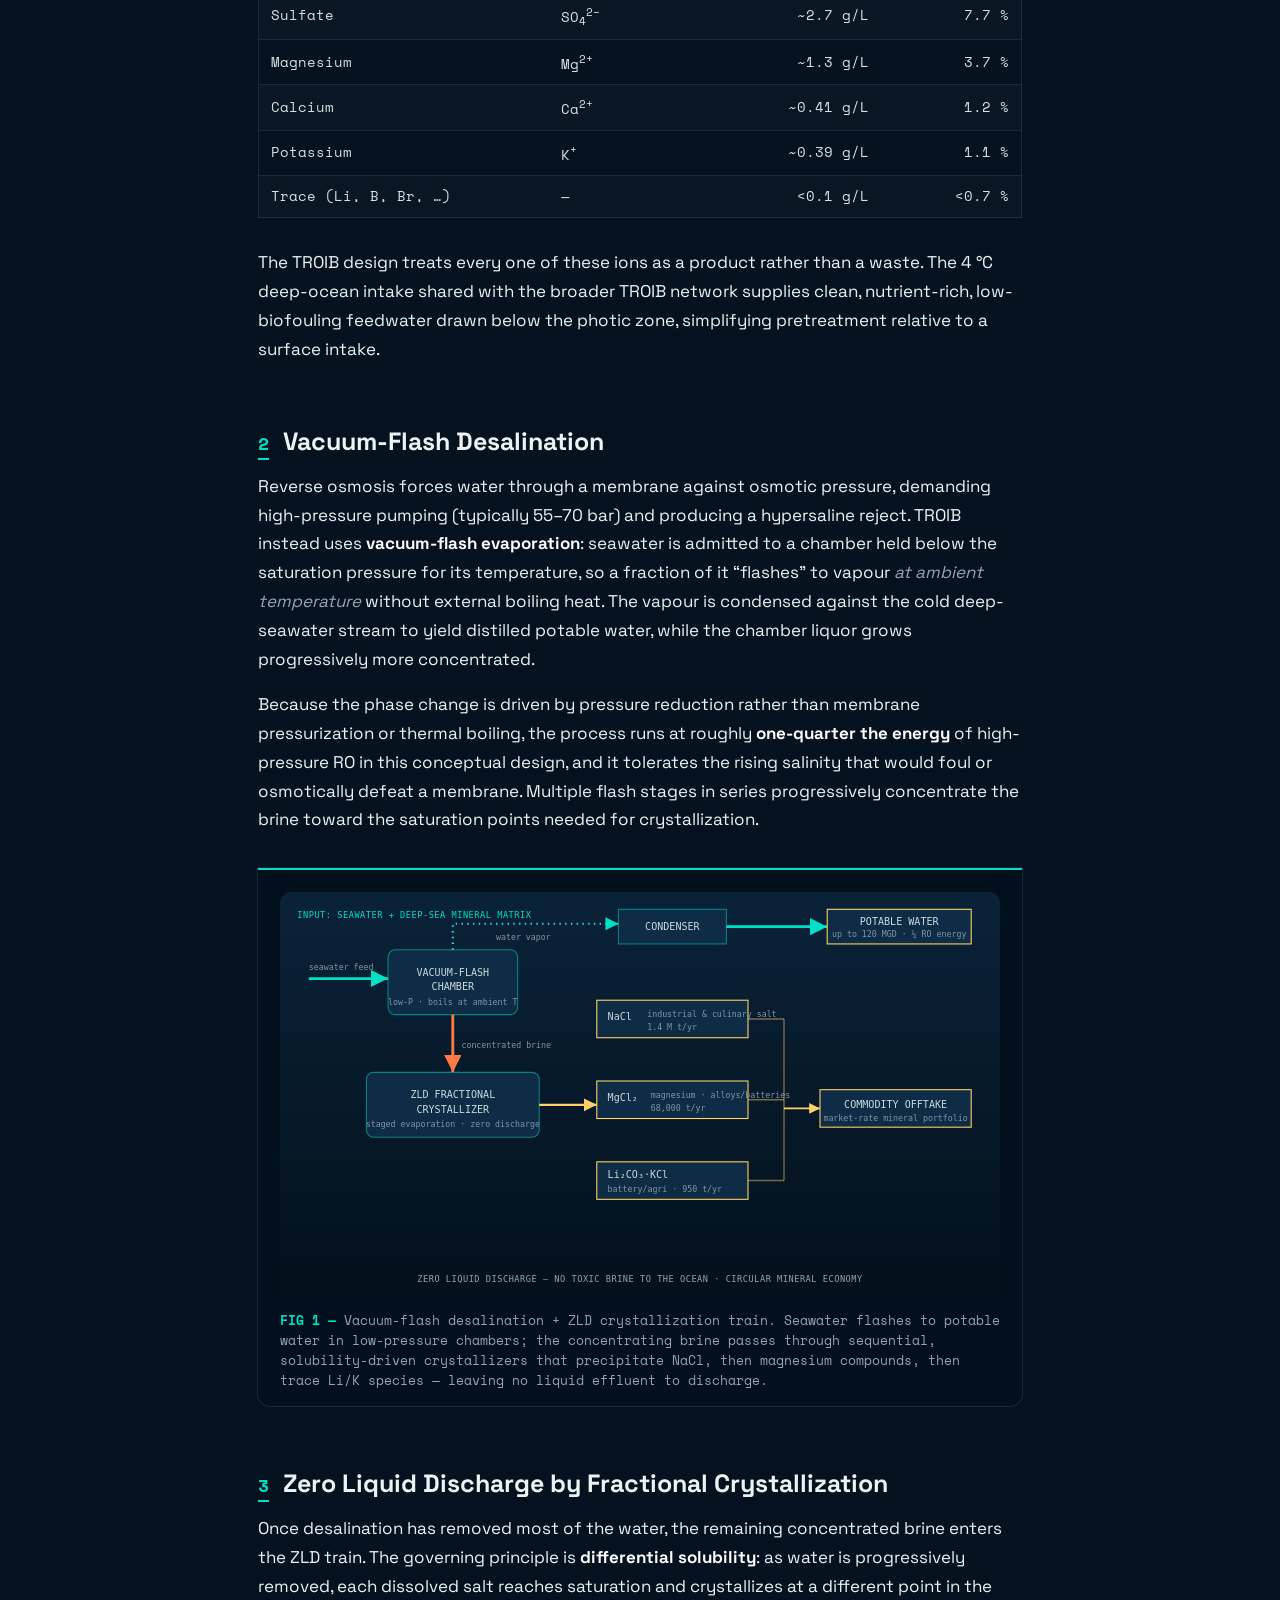
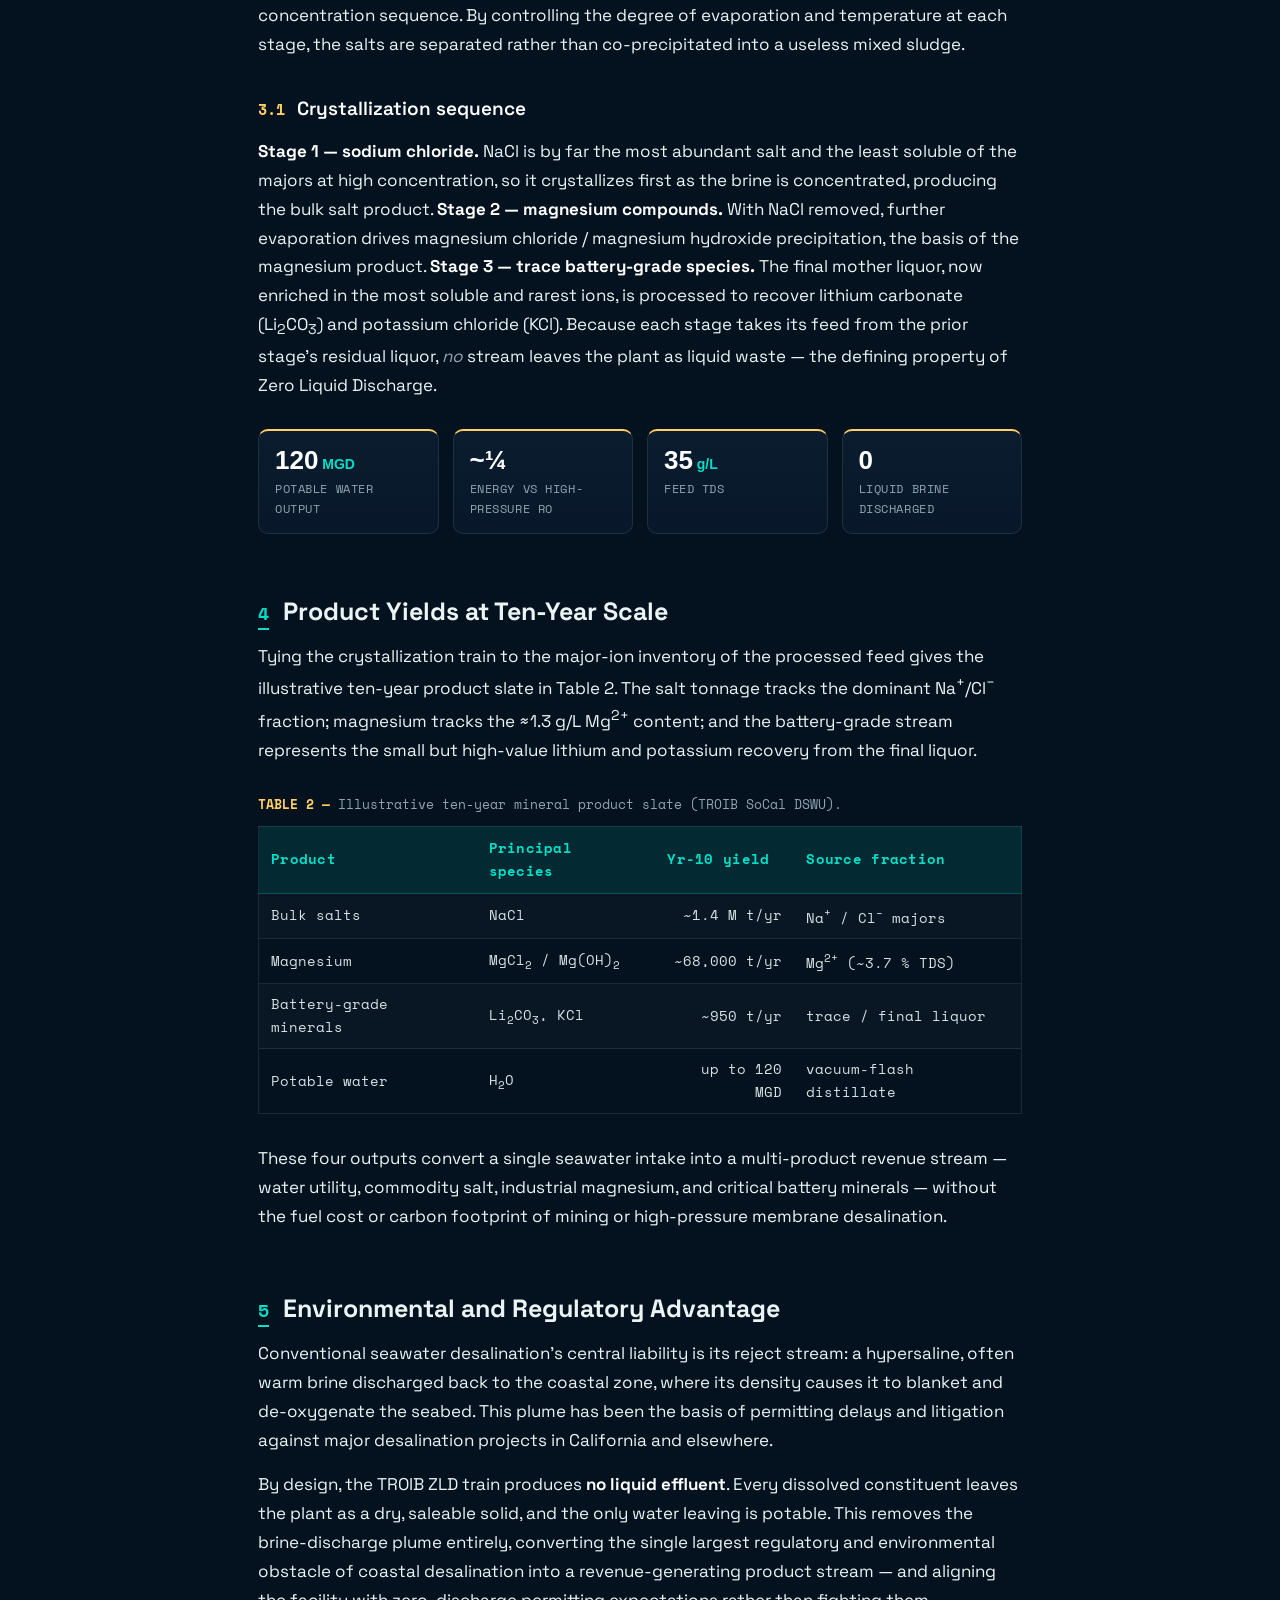
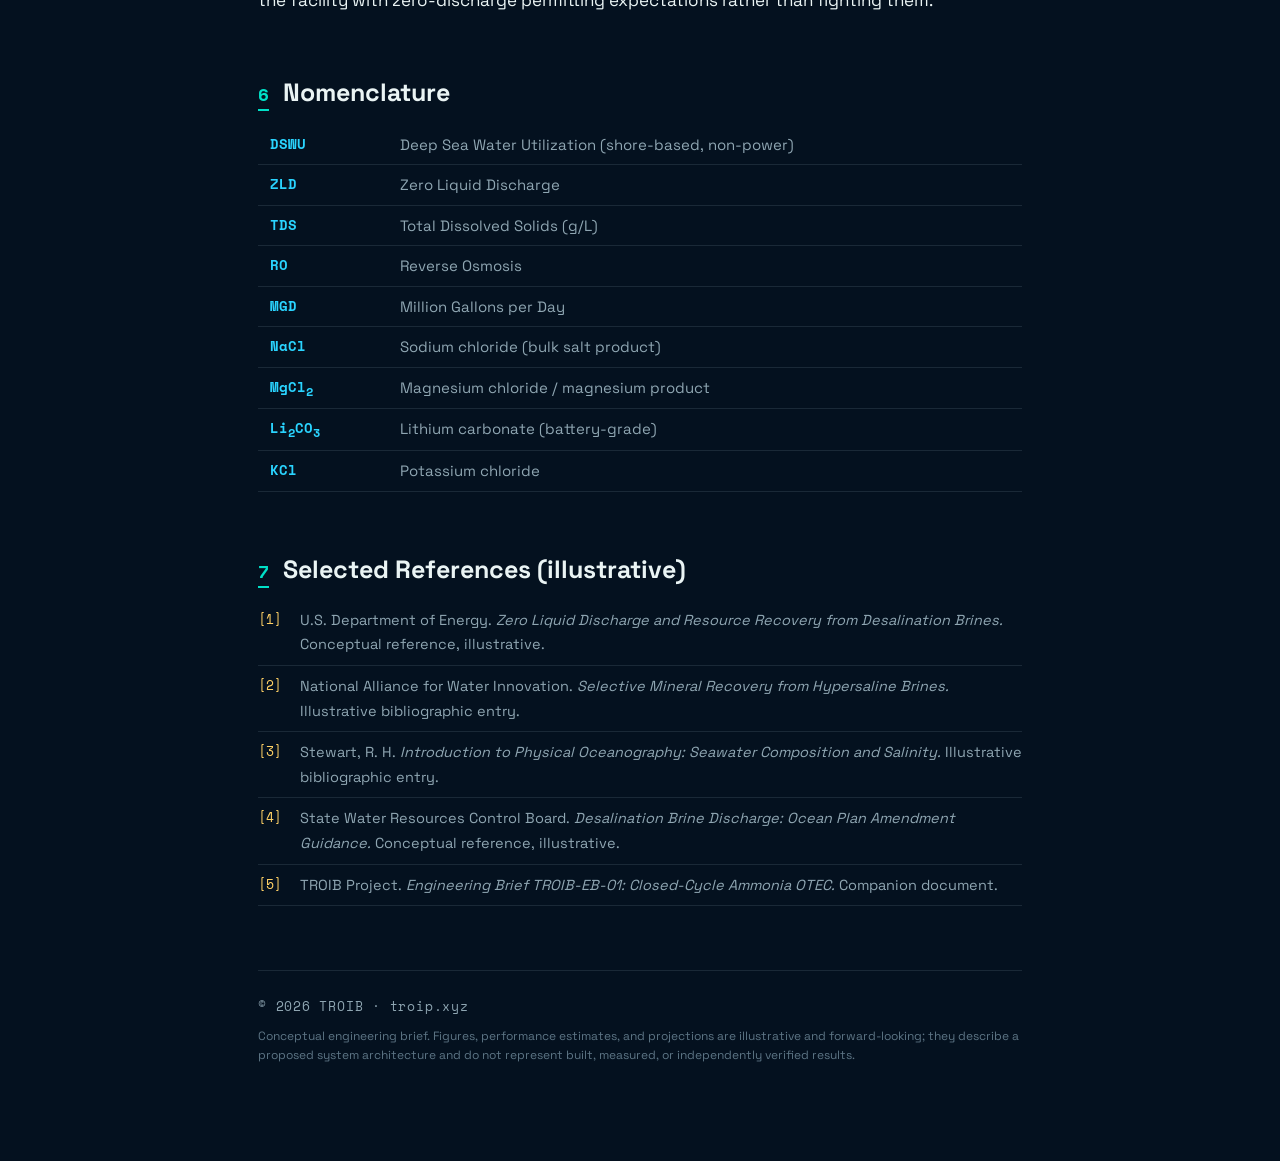
<file: papers/zld-mineral-recovery.html>
<!DOCTYPE html>
<html lang="en">
<head>
  <meta charset="UTF-8" />
  <meta name="viewport" content="width=device-width, initial-scale=1.0" />
  <title>Zero Liquid Discharge and Marine Mineral Recovery — TROIB Engineering Brief</title>
  <meta name="description" content="Vacuum-flash desalination producing up to 120 MGD potable water followed by zero-liquid-discharge fractional crystallization of brine into salts, magnesium, and battery-grade minerals. Conceptual engineering brief." />
  <meta name="theme-color" content="#04111f" />
  <link rel="preconnect" href="https://fonts.googleapis.com" />
  <link rel="preconnect" href="https://fonts.gstatic.com" crossorigin />
  <link href="https://fonts.googleapis.com/css2?family=Archivo+Expanded:wght@500;600;700;800&family=Space+Grotesk:wght@400;500;600&family=Space+Mono:wght@400;700&display=swap" rel="stylesheet" />
  <link rel="stylesheet" href="paper.css" />
  <link rel="canonical" href="https://troip.xyz/papers/zld-mineral-recovery" />
  <meta property="og:type" content="article" />
  <meta property="og:title" content="Zero Liquid Discharge and Marine Mineral Recovery — TROIB Engineering Brief" />
  <meta property="og:description" content="Vacuum-flash desalination producing up to 120 MGD potable water followed by zero-liquid-discharge fractional crystallization of brine into salts, magnesium, and battery-grade minerals. Conceptual engineering brief." />
  <meta property="og:url" content="https://troip.xyz/papers/zld-mineral-recovery" />
  <meta property="og:site_name" content="TROIB" />
  <meta name="twitter:card" content="summary_large_image" />
  <meta name="citation_title" content="Zero Liquid Discharge and Marine Mineral Recovery" />
  <meta name="citation_author" content="TROIB" />
  <meta name="citation_publication_date" content="2026" />
  <meta name="citation_technical_report_institution" content="TROIB — Tri-Regional Ocean Infrastructure Blueprint" />
  <meta name="citation_doi" content="10.5281/zenodo.PENDING" />
  <script type="application/ld+json">
  {
    "@context": "https://schema.org",
    "@type": "TechArticle",
    "headline": "Zero Liquid Discharge and Marine Mineral Recovery",
    "name": "Zero Liquid Discharge and Marine Mineral Recovery",
    "description": "Vacuum-flash desalination producing up to 120 MGD potable water followed by zero-liquid-discharge fractional crystallization of brine into salts, magnesium, and battery-grade minerals. Conceptual engineering brief.",
    "url": "https://troip.xyz/papers/zld-mineral-recovery",
    "mainEntityOfPage": "https://troip.xyz/papers/zld-mineral-recovery",
    "inLanguage": "en-US",
    "datePublished": "2026-06-04",
    "dateModified": "2026-06-04",
    "author": {
      "@type": "Organization",
      "name": "TROIB",
      "url": "https://troip.xyz/"
    },
    "publisher": {
      "@type": "Organization",
      "name": "TROIB",
      "logo": {
        "@type": "ImageObject",
        "url": "https://troip.xyz/assets/favicon.svg"
      }
    },
    "image": "https://troip.xyz/assets/diagrams/zld-train.svg",
    "isPartOf": {
      "@type": "WebSite",
      "name": "TROIB",
      "url": "https://troip.xyz/"
    },
    "creativeWorkStatus": "Conceptual / Illustrative",
    "identifier": {
      "@type": "PropertyValue",
      "propertyID": "DOI",
      "value": "10.5281/zenodo.PENDING"
    },
    "keywords": [
      "zero liquid discharge",
      "vacuum-flash desalination",
      "mineral recovery",
      "lithium",
      "magnesium"
    ]
  }
  </script>
</head>
<body>
  <div class="bg-nothing" aria-hidden="true"></div>
  <a class="paper-nav" href="../index.html">&larr; Back to TROIB</a>
  <button class="print-btn" onclick="window.print()">&#9113; Print / Save as PDF</button>

  <article class="doc">

    <!-- ===================== COVER ===================== -->
    <header class="cover">
      <p class="eyebrow">TROIB &middot; Engineering Brief</p>
      <h1 class="title">Zero Liquid Discharge and Marine Mineral Recovery</h1>
      <p class="subtitle">A shore-based Southern California Deep Sea Water Utilization train: vacuum-flash desalination producing up to 120&nbsp;MGD of potable water, followed by zero-liquid-discharge fractional crystallization of the brine into salts, magnesium, and battery-grade minerals &mdash; with no toxic discharge to the sea.</p>
      <div class="meta-row">
        <span><b>Document No.</b> TROIB-EB-04</span>
        <span><b>Revision</b> A</span>
        <span><b>Classification:</b> Conceptual / Illustrative</span>
        <span><b>Date:</b> 2026</span>
        <span><b>DOI:</b> pending &middot; Zenodo</span>
      </div>
    </header>

    <!-- ===================== DISCLAIMER ===================== -->
    <aside class="disclaimer">
      <strong>Conceptual Engineering Brief</strong>
      Figures, performance estimates, and projections are illustrative and forward-looking; they describe a proposed system architecture and do not represent built, measured, or independently verified results.
    </aside>

    <!-- ===================== ABSTRACT ===================== -->
    <section class="abstract">
      <h2>Abstract</h2>
      <p>The TROIB Southern California zone is a shore-based, non-power Deep Sea Water Utilization (DSWU) facility. It first desalinates seawater by <strong>vacuum-flash evaporation</strong> &mdash; boiling seawater at ambient temperature under low pressure, at roughly one-quarter the energy of high-pressure reverse osmosis &mdash; producing up to 120&nbsp;MGD of potable water. The concentrated brine is then not discharged but processed through a <strong>Zero Liquid Discharge (ZLD)</strong> train of sequential, solubility-driven crystallization stages that fractionate the dissolved salts: sodium chloride first, then magnesium compounds, then trace battery-grade species such as lithium carbonate and potassium chloride. The result is a saleable mineral stream &mdash; &asymp;1.4&nbsp;M&nbsp;t/yr of salts, 68,000&nbsp;t/yr of magnesium, and &asymp;950&nbsp;t/yr of battery-grade minerals at ten-year scale &mdash; and the elimination of the hypersaline brine plume that has triggered environmental litigation against conventional desalination. This brief develops the seawater-composition basis, the staged crystallization logic, and the product-yield accounting.</p>
    </section>

    <!-- ===================== 1 ===================== -->
    <h2 class="sec">Seawater as Feedstock</h2>
    <p>Seawater is not merely a water source; it is a dilute, continuously replenished ore body. Standard seawater carries &asymp;35&nbsp;g/L of total dissolved solids (TDS), dominated by six major ions. Table&nbsp;1 lists the conventional major-ion composition that defines the TROIB feedstock.</p>

    <div class="tbl-wrap">
      <table class="data">
        <caption>Representative major-ion composition of standard seawater (~35 g/L TDS).</caption>
        <thead>
          <tr><th>Ion</th><th>Species</th><th>Concentration</th><th>% of TDS</th></tr>
        </thead>
        <tbody>
          <tr><td>Chloride</td><td>Cl<sup>&minus;</sup></td><td class="num">~19.4 g/L</td><td class="num">55.0 %</td></tr>
          <tr><td>Sodium</td><td>Na<sup>+</sup></td><td class="num">~10.8 g/L</td><td class="num">30.6 %</td></tr>
          <tr><td>Sulfate</td><td>SO<sub>4</sub><sup>2&minus;</sup></td><td class="num">~2.7 g/L</td><td class="num">7.7 %</td></tr>
          <tr><td>Magnesium</td><td>Mg<sup>2+</sup></td><td class="num">~1.3 g/L</td><td class="num">3.7 %</td></tr>
          <tr><td>Calcium</td><td>Ca<sup>2+</sup></td><td class="num">~0.41 g/L</td><td class="num">1.2 %</td></tr>
          <tr><td>Potassium</td><td>K<sup>+</sup></td><td class="num">~0.39 g/L</td><td class="num">1.1 %</td></tr>
          <tr><td>Trace (Li, B, Br, &hellip;)</td><td>&mdash;</td><td class="num">&lt;0.1 g/L</td><td class="num">&lt;0.7 %</td></tr>
        </tbody>
      </table>
    </div>

    <p>The TROIB design treats every one of these ions as a product rather than a waste. The 4&nbsp;&deg;C deep-ocean intake shared with the broader TROIB network supplies clean, nutrient-rich, low-biofouling feedwater drawn below the photic zone, simplifying pretreatment relative to a surface intake.</p>

    <!-- ===================== 2 ===================== -->
    <h2 class="sec">Vacuum-Flash Desalination</h2>
    <p>Reverse osmosis forces water through a membrane against osmotic pressure, demanding high-pressure pumping (typically 55&ndash;70&nbsp;bar) and producing a hypersaline reject. TROIB instead uses <strong>vacuum-flash evaporation</strong>: seawater is admitted to a chamber held below the saturation pressure for its temperature, so a fraction of it &ldquo;flashes&rdquo; to vapour <em>at ambient temperature</em> without external boiling heat. The vapour is condensed against the cold deep-seawater stream to yield distilled potable water, while the chamber liquor grows progressively more concentrated.</p>
    <p>Because the phase change is driven by pressure reduction rather than membrane pressurization or thermal boiling, the process runs at roughly <strong>one-quarter the energy</strong> of high-pressure RO in this conceptual design, and it tolerates the rising salinity that would foul or osmotically defeat a membrane. Multiple flash stages in series progressively concentrate the brine toward the saturation points needed for crystallization.</p>

    <figure class="fig">
      <img src="../assets/diagrams/zld-train.svg" alt="Vacuum-flash desalination and zero-liquid-discharge crystallization train schematic, showing seawater feed flashing to potable water then sequential crystallizers producing sodium chloride, magnesium compounds, and battery-grade minerals." style="width:100%;height:auto;display:block;aspect-ratio:1000/560" />
      <figcaption>Vacuum-flash desalination + ZLD crystallization train. Seawater flashes to potable water in low-pressure chambers; the concentrating brine passes through sequential, solubility-driven crystallizers that precipitate NaCl, then magnesium compounds, then trace Li/K species &mdash; leaving no liquid effluent to discharge.</figcaption>
    </figure>

    <!-- ===================== 3 ===================== -->
    <h2 class="sec">Zero Liquid Discharge by Fractional Crystallization</h2>
    <p>Once desalination has removed most of the water, the remaining concentrated brine enters the ZLD train. The governing principle is <strong>differential solubility</strong>: as water is progressively removed, each dissolved salt reaches saturation and crystallizes at a different point in the concentration sequence. By controlling the degree of evaporation and temperature at each stage, the salts are separated rather than co-precipitated into a useless mixed sludge.</p>

    <h3 class="sub">Crystallization sequence</h3>
    <p><strong>Stage 1 &mdash; sodium chloride.</strong> NaCl is by far the most abundant salt and the least soluble of the majors at high concentration, so it crystallizes first as the brine is concentrated, producing the bulk salt product. <strong>Stage 2 &mdash; magnesium compounds.</strong> With NaCl removed, further evaporation drives magnesium chloride / magnesium hydroxide precipitation, the basis of the magnesium product. <strong>Stage 3 &mdash; trace battery-grade species.</strong> The final mother liquor, now enriched in the most soluble and rarest ions, is processed to recover lithium carbonate (Li<sub>2</sub>CO<sub>3</sub>) and potassium chloride (KCl). Because each stage takes its feed from the prior stage&rsquo;s residual liquor, <em>no</em> stream leaves the plant as liquid waste &mdash; the defining property of Zero Liquid Discharge.</p>

    <div class="specs">
      <div class="spec"><div class="v">120<small>&nbsp;MGD</small></div><div class="k">Potable water output</div></div>
      <div class="spec"><div class="v">~&frac14;</div><div class="k">Energy vs high-pressure RO</div></div>
      <div class="spec"><div class="v">35<small>&nbsp;g/L</small></div><div class="k">Feed TDS</div></div>
      <div class="spec"><div class="v">0</div><div class="k">Liquid brine discharged</div></div>
    </div>

    <!-- ===================== 4 ===================== -->
    <h2 class="sec">Product Yields at Ten-Year Scale</h2>
    <p>Tying the crystallization train to the major-ion inventory of the processed feed gives the illustrative ten-year product slate in Table&nbsp;2. The salt tonnage tracks the dominant Na<sup>+</sup>/Cl<sup>&minus;</sup> fraction; magnesium tracks the &asymp;1.3&nbsp;g/L Mg<sup>2+</sup> content; and the battery-grade stream represents the small but high-value lithium and potassium recovery from the final liquor.</p>

    <div class="tbl-wrap">
      <table class="data">
        <caption>Illustrative ten-year mineral product slate (TROIB SoCal DSWU).</caption>
        <thead>
          <tr><th>Product</th><th>Principal species</th><th>Yr-10 yield</th><th>Source fraction</th></tr>
        </thead>
        <tbody>
          <tr><td>Bulk salts</td><td>NaCl</td><td class="num">~1.4 M t/yr</td><td>Na<sup>+</sup> / Cl<sup>&minus;</sup> majors</td></tr>
          <tr><td>Magnesium</td><td>MgCl<sub>2</sub> / Mg(OH)<sub>2</sub></td><td class="num">~68,000 t/yr</td><td>Mg<sup>2+</sup> (~3.7 % TDS)</td></tr>
          <tr><td>Battery-grade minerals</td><td>Li<sub>2</sub>CO<sub>3</sub>, KCl</td><td class="num">~950 t/yr</td><td>trace / final liquor</td></tr>
          <tr><td>Potable water</td><td>H<sub>2</sub>O</td><td class="num">up to 120 MGD</td><td>vacuum-flash distillate</td></tr>
        </tbody>
      </table>
    </div>

    <p>These four outputs convert a single seawater intake into a multi-product revenue stream &mdash; water utility, commodity salt, industrial magnesium, and critical battery minerals &mdash; without the fuel cost or carbon footprint of mining or high-pressure membrane desalination.</p>

    <!-- ===================== 5 ===================== -->
    <h2 class="sec">Environmental and Regulatory Advantage</h2>
    <p>Conventional seawater desalination's central liability is its reject stream: a hypersaline, often warm brine discharged back to the coastal zone, where its density causes it to blanket and de-oxygenate the seabed. This plume has been the basis of permitting delays and litigation against major desalination projects in California and elsewhere.</p>
    <p>By design, the TROIB ZLD train produces <strong>no liquid effluent</strong>. Every dissolved constituent leaves the plant as a dry, saleable solid, and the only water leaving is potable. This removes the brine-discharge plume entirely, converting the single largest regulatory and environmental obstacle of coastal desalination into a revenue-generating product stream &mdash; and aligning the facility with zero-discharge permitting expectations rather than fighting them.</p>

    <!-- ===================== NOMENCLATURE ===================== -->
    <h2 class="sec">Nomenclature</h2>
    <table class="nomen">
      <tr><th>DSWU</th><td>Deep Sea Water Utilization (shore-based, non-power)</td></tr>
      <tr><th>ZLD</th><td>Zero Liquid Discharge</td></tr>
      <tr><th>TDS</th><td>Total Dissolved Solids (g/L)</td></tr>
      <tr><th>RO</th><td>Reverse Osmosis</td></tr>
      <tr><th>MGD</th><td>Million Gallons per Day</td></tr>
      <tr><th>NaCl</th><td>Sodium chloride (bulk salt product)</td></tr>
      <tr><th>MgCl<sub>2</sub></th><td>Magnesium chloride / magnesium product</td></tr>
      <tr><th>Li<sub>2</sub>CO<sub>3</sub></th><td>Lithium carbonate (battery-grade)</td></tr>
      <tr><th>KCl</th><td>Potassium chloride</td></tr>
    </table>

    <!-- ===================== REFERENCES ===================== -->
    <h2 class="sec">Selected References (illustrative)</h2>
    <ol class="refs">
      <li>U.S. Department of Energy. <em>Zero Liquid Discharge and Resource Recovery from Desalination Brines.</em> Conceptual reference, illustrative.</li>
      <li>National Alliance for Water Innovation. <em>Selective Mineral Recovery from Hypersaline Brines.</em> Illustrative bibliographic entry.</li>
      <li>Stewart, R. H. <em>Introduction to Physical Oceanography: Seawater Composition and Salinity.</em> Illustrative bibliographic entry.</li>
      <li>State Water Resources Control Board. <em>Desalination Brine Discharge: Ocean Plan Amendment Guidance.</em> Conceptual reference, illustrative.</li>
      <li>TROIB Project. <em>Engineering Brief TROIB-EB-01: Closed-Cycle Ammonia OTEC.</em> Companion document.</li>
    </ol>

    <!-- ===================== FOOTER ===================== -->
    <footer class="doc-footer">
      <div class="brand">&copy; 2026 TROIB &middot; troip.xyz</div>
      <p class="fine">Conceptual engineering brief. Figures, performance estimates, and projections are illustrative and forward-looking; they describe a proposed system architecture and do not represent built, measured, or independently verified results.</p>
      <span class="print-footnote">TROIB-EB-04 &middot; Zero Liquid Discharge &amp; Mineral Recovery &middot; Conceptual / Illustrative &middot; &copy; 2026 troip.xyz</span>
    </footer>

  </article>
</body>
</html>
</file>
<file: assets/css/style.css>
/* =========================================================
   TROIB — "The Thermal Gradient" design system
   Palette: abyssal navy · bioluminescent teal · thermal coral · mineral gold
   Type: Archivo Expanded (architectural display) · Space Grotesk (body) · Space Mono (data)
   Headings: brushed-silver / chrome metallic treatment
   ========================================================= */

:root {
  /* depth / surface backgrounds */
  --abyss:      #04111f;
  --abyss-2:    #061a2b;
  --abyss-3:    #08243a;
  --ink:        #02080f;

  /* text */
  --text:       #eaf4f4;
  --muted:      #8fa6b2;
  --faint:      #5d7585;

  /* thermal-gradient accents */
  --coral:      #ff7a45;   /* warm surface */
  --gold:       #ffd166;   /* mineral / sunlit */
  --teal:       #00e0c7;   /* bioluminescent cold */
  --cyan:       #2ad4ff;   /* cold water */
  --indigo:     #6c7dff;   /* deep */

  --line:       rgba(143,166,178,.16);
  --line-bright:rgba(0,224,199,.35);
  --glass:      rgba(8,36,58,.55);

  --grad-thermal: linear-gradient(135deg, var(--coral) 0%, var(--gold) 28%, var(--teal) 64%, var(--cyan) 100%);
  --grad-cold:    linear-gradient(135deg, var(--teal), var(--cyan) 60%, var(--indigo));

  --maxw: 1200px;
  --ease: cubic-bezier(.22,.61,.36,1);
  --shadow: 0 24px 60px -24px rgba(0,0,0,.65);

  --font-display: "Archivo Expanded", "Archivo", system-ui, sans-serif;
  --font-body: "Space Grotesk", system-ui, sans-serif;
  --font-mono: "Space Mono", ui-monospace, monospace;
}

* { box-sizing: border-box; margin: 0; padding: 0; }

html { scroll-behavior: smooth; -webkit-text-size-adjust: 100%; }
@media (prefers-reduced-motion: reduce) { html { scroll-behavior: auto; } }

body {
  font-family: var(--font-body);
  color: var(--text);
  background: var(--abyss);
  line-height: 1.6;
  overflow-x: hidden;
  /* surface-to-abyss vertical wash */
  background-image:
    radial-gradient(1200px 700px at 75% -5%, rgba(255,122,69,.10), transparent 60%),
    radial-gradient(900px 600px at 0% 12%, rgba(255,209,102,.07), transparent 55%),
    linear-gradient(180deg, #07182a 0%, var(--abyss) 30%, var(--ink) 100%);
  background-attachment: fixed;
}

::selection { background: var(--teal); color: var(--ink); }

a { color: inherit; text-decoration: none; }
img, svg { display: block; max-width: 100%; }

/* ---------- decorative layers ---------- */
.ocean-canvas {
  position: fixed; inset: 0; z-index: 0; pointer-events: none; opacity: .9;
}
.grain {
  position: fixed; inset: 0; z-index: 1; pointer-events: none; opacity: .04;
  background-image: url("data:image/svg+xml,%3Csvg xmlns='http://www.w3.org/2000/svg' width='120' height='120'%3E%3Cfilter id='n'%3E%3CfeTurbulence type='fractalNoise' baseFrequency='.85' numOctaves='3'/%3E%3C/filter%3E%3Crect width='100%25' height='100%25' filter='url(%23n)'/%3E%3C/svg%3E");
  mix-blend-mode: overlay;
}
main, .footer { position: relative; z-index: 2; }

/* ---------- depth gauge (scroll progress) ---------- */
.depth-gauge {
  position: fixed; top: 0; right: 0; width: 4px; height: 100vh; z-index: 60;
  background: rgba(255,255,255,.05);
}
.depth-gauge__fill {
  position: absolute; top: 0; left: 0; width: 100%; height: 0%;
  background: var(--grad-thermal);
  box-shadow: 0 0 16px var(--teal);
}
.depth-gauge__label {
  position: fixed; top: 12px; right: 16px; z-index: 61;
  font-family: var(--font-mono); font-size: .68rem; letter-spacing: .08em;
  color: var(--faint);
}

/* ---------- layout helpers ---------- */
.section {
  max-width: var(--maxw);
  margin: 0 auto;
  padding: clamp(5rem, 11vw, 9rem) clamp(1.25rem, 5vw, 2.5rem);
}
.section__head { max-width: 820px; margin-bottom: 3.5rem; }
.kicker {
  display: inline-block; font-family: var(--font-mono); font-size: .72rem;
  letter-spacing: .28em; text-transform: uppercase; color: var(--teal);
  border: 1px solid var(--line-bright); border-radius: 100px;
  padding: .35rem .8rem; margin-bottom: 1.4rem;
}
.section__title {
  font-family: var(--font-display); font-weight: 800;
  font-size: clamp(1.9rem, 4.6vw, 3.3rem); line-height: 1.06;
  letter-spacing: -.02em;
}
.section__lead {
  margin-top: 1.2rem; color: var(--muted); font-size: clamp(1rem, 1.6vw, 1.18rem);
  max-width: 70ch;
}
.grad-text {
  background: var(--grad-thermal); -webkit-background-clip: text; background-clip: text;
  -webkit-text-fill-color: transparent; color: transparent;
}

/* ---------- brushed-silver / chrome display treatment ---------- */
/* Architectural metal: vertical polished-steel sheen + faint brushed grain */
.section__title,
.hero__title,
.cta h2,
.nav__name,
.region-panel h3,
.flow__source h3 {
  background-image:
    repeating-linear-gradient(90deg, rgba(255,255,255,0) 0 3px, rgba(2,8,15,.05) 3px 4px),
    linear-gradient(176deg,
      #ffffff 0%,
      #e4e9f0 20%,
      #b3bcca 42%,
      #828c9b 51%,
      #aab3c1 60%,
      #e8edf3 80%,
      #ffffff 100%);
  -webkit-background-clip: text; background-clip: text;
  -webkit-text-fill-color: transparent; color: transparent;
  filter: drop-shadow(0 1px 0 rgba(255,255,255,.10)) drop-shadow(0 2px 6px rgba(0,0,0,.45));
  letter-spacing: -.005em;
}
/* keep the thermal accent word readable as a colored highlight inside metallic headings */
.hero__title .grad-text { filter: none; }

/* ---------- buttons ---------- */
.btn {
  display: inline-flex; align-items: center; gap: .5rem; cursor: pointer;
  font-family: var(--font-body); font-weight: 600; font-size: .95rem;
  padding: .85rem 1.5rem; border-radius: 100px; border: 1px solid transparent;
  transition: transform .25s var(--ease), box-shadow .25s var(--ease), background .25s, color .25s;
  white-space: nowrap;
}
.btn--solid {
  background: var(--grad-thermal); color: var(--ink); font-weight: 700;
  box-shadow: 0 10px 30px -10px rgba(0,224,199,.6);
}
.btn--solid:hover { transform: translateY(-3px); box-shadow: 0 18px 40px -12px rgba(0,224,199,.8); }
.btn--ghost {
  border-color: var(--line-bright); color: var(--text); background: rgba(0,224,199,.04);
}
.btn--ghost:hover { border-color: var(--teal); transform: translateY(-3px); background: rgba(0,224,199,.1); }

/* ---------- NAV ---------- */
.nav {
  position: fixed; top: 0; left: 0; right: 0; z-index: 50;
  display: flex; align-items: center; gap: 1.5rem;
  padding: 1rem clamp(1.25rem, 5vw, 2.5rem);
  transition: background .35s var(--ease), backdrop-filter .35s, border-color .35s;
  border-bottom: 1px solid transparent;
}
.nav.is-stuck {
  background: rgba(4,17,31,.72); backdrop-filter: blur(14px);
  border-bottom-color: var(--line);
}
.nav__brand { display: flex; align-items: center; gap: .6rem; }
.nav__name {
  font-family: var(--font-display); font-weight: 800; letter-spacing: .12em;
  font-size: 1.15rem;
}
.nav__links { display: flex; gap: 1.6rem; margin-left: auto; }
.nav__links a {
  font-size: .92rem; color: var(--muted); position: relative; transition: color .25s;
}
.nav__links a::after {
  content: ""; position: absolute; left: 0; bottom: -5px; height: 2px; width: 0;
  background: var(--grad-thermal); transition: width .3s var(--ease);
}
.nav__links a:hover { color: var(--text); }
.nav__links a:hover::after { width: 100%; }
.nav__cta { padding: .6rem 1.1rem; font-size: .88rem; }
.nav__burger { display: none; background: none; border: 0; cursor: pointer; padding: .4rem; }
.nav__burger span { display: block; width: 24px; height: 2px; background: var(--text); margin: 5px 0; transition: .3s var(--ease); }

/* ---------- HERO ---------- */
.hero {
  min-height: 100vh; display: flex; flex-direction: column; justify-content: center;
  max-width: var(--maxw); margin: 0 auto;
  padding: 7rem clamp(1.25rem, 5vw, 2.5rem) 3rem;
}
.eyebrow {
  font-family: var(--font-mono); font-size: .78rem; letter-spacing: .26em;
  text-transform: uppercase; color: var(--gold); margin-bottom: 1.5rem;
}
.hero__title {
  font-family: var(--font-display); font-weight: 800;
  font-size: clamp(2.4rem, 6.8vw, 5.2rem); line-height: 1.02; letter-spacing: -.01em;
  max-width: 18ch;
}
.hero__sub {
  margin-top: 1.8rem; max-width: 60ch; color: var(--muted);
  font-size: clamp(1.05rem, 1.8vw, 1.3rem);
}
.hero__sub strong { color: var(--text); }
.hero__actions { display: flex; flex-wrap: wrap; gap: 1rem; margin-top: 2.4rem; }

.hero__ticker {
  list-style: none; display: grid; gap: 1.5rem 2.5rem;
  grid-template-columns: repeat(4, auto); margin-top: 4rem;
  border-top: 1px solid var(--line); padding-top: 2rem;
}
.hero__ticker li { display: flex; flex-direction: column; }
.hero__ticker .counter {
  font-family: var(--font-display); font-weight: 800; font-size: clamp(1.5rem, 3vw, 2.2rem);
  background: var(--grad-thermal); -webkit-background-clip: text; background-clip: text;
  -webkit-text-fill-color: transparent;
}
.hero__ticker em {
  font-style: normal; font-size: .82rem; color: var(--faint); margin-top: .25rem;
  font-family: var(--font-mono); letter-spacing: .04em;
}
.hero__scroll {
  display: inline-flex; align-items: center; gap: .6rem; margin-top: 3rem;
  font-family: var(--font-mono); font-size: .74rem; letter-spacing: .2em;
  text-transform: uppercase; color: var(--faint); align-self: flex-start;
}
.hero__scroll svg { animation: bob 1.8s var(--ease) infinite; }
@keyframes bob { 0%,100%{transform:translateY(0)} 50%{transform:translateY(5px)} }

/* ---------- CRISIS ---------- */
.crisis-grid {
  display: grid; grid-template-columns: repeat(3, 1fr); gap: 1.5rem;
}
.crisis-card {
  background: var(--glass); border: 1px solid var(--line); border-radius: 20px;
  padding: 2rem; backdrop-filter: blur(6px);
  transition: transform .35s var(--ease), border-color .35s, box-shadow .35s;
}
.crisis-card:hover { transform: translateY(-6px); border-color: var(--line-bright); box-shadow: var(--shadow); }
.crisis-card__num {
  font-family: var(--font-mono); font-size: .8rem; color: var(--coral);
  letter-spacing: .15em; margin-bottom: 1rem;
}
.crisis-card h3 { font-family: var(--font-display); font-size: 1.35rem; margin-bottom: .7rem; }
.crisis-card p { color: var(--muted); font-size: .98rem; }
.crisis-card p strong { color: var(--teal); font-weight: 600; }

.thesis-bridge {
  margin-top: 3.5rem; display: flex; gap: 1.5rem; align-items: flex-start;
  padding: 2rem; border-radius: 20px;
  background: linear-gradient(135deg, rgba(255,122,69,.08), rgba(42,212,255,.08));
  border: 1px solid var(--line);
}
.thesis-bridge__line {
  width: 5px; align-self: stretch; border-radius: 5px; flex: none;
  background: var(--grad-thermal);
}
.thesis-bridge p { font-size: clamp(1.05rem, 1.8vw, 1.35rem); color: var(--text); }
.thesis-bridge strong { color: var(--gold); }

/* ---------- FLOW ---------- */
.section--flow { }
.flow { position: relative; }
.flow__source {
  text-align: center; max-width: 640px; margin: 0 auto;
  background: var(--glass); border: 1px solid var(--line-bright); border-radius: 20px;
  padding: 2rem;
}
.flow__pill {
  font-family: var(--font-mono); font-size: .7rem; letter-spacing: .22em; color: var(--cyan);
}
.flow__source h3 { font-family: var(--font-display); font-size: 1.6rem; margin: .5rem 0; }
.flow__source p { color: var(--muted); }
.flow__split {
  width: 2px; height: 56px; margin: 0 auto; background: linear-gradient(var(--teal), transparent);
}
.flow__branches { display: grid; grid-template-columns: repeat(3, 1fr); gap: 1.5rem; }
.flow__branch {
  border: 1px solid var(--line); border-radius: 20px; padding: 1.8rem;
  background: var(--abyss-2); position: relative; overflow: hidden;
  transition: transform .35s var(--ease), border-color .35s;
}
.flow__branch::before {
  content: ""; position: absolute; inset: 0 0 auto 0; height: 4px;
}
.flow__branch--a::before { background: linear-gradient(90deg, var(--coral), var(--gold)); }
.flow__branch--b::before { background: linear-gradient(90deg, var(--gold), var(--teal)); }
.flow__branch--c::before { background: linear-gradient(90deg, var(--teal), var(--indigo)); }
.flow__branch:hover { transform: translateY(-6px); border-color: var(--line-bright); }
.flow__zone {
  font-family: var(--font-mono); font-size: .72rem; letter-spacing: .14em; color: var(--faint);
}
.flow__branch h4 { font-family: var(--font-display); font-size: 1.2rem; margin: .5rem 0 1rem; }
.flow__branch ul { list-style: none; display: grid; gap: .5rem; }
.flow__branch li { color: var(--muted); font-size: .92rem; padding-left: 1.2rem; position: relative; }
.flow__branch li::before { content: "▸"; position: absolute; left: 0; color: var(--teal); }

/* ---------- REGIONS ---------- */
.region-tabs { display: flex; flex-wrap: wrap; gap: .6rem; margin-bottom: 2rem; }
.region-tab {
  display: inline-flex; align-items: center; gap: .6rem; cursor: pointer;
  font-family: var(--font-body); font-weight: 600; font-size: .95rem; color: var(--muted);
  background: var(--abyss-2); border: 1px solid var(--line); border-radius: 100px;
  padding: .7rem 1.2rem; transition: .3s var(--ease);
}
.region-tab__tag {
  font-family: var(--font-mono); font-size: .72rem; width: 22px; height: 22px;
  display: grid; place-items: center; border-radius: 50%;
  background: rgba(0,224,199,.12); color: var(--teal);
}
.region-tab:hover { color: var(--text); border-color: var(--line-bright); }
.region-tab.is-active { color: var(--ink); background: var(--grad-thermal); border-color: transparent; }
.region-tab.is-active .region-tab__tag { background: rgba(2,8,15,.25); color: var(--ink); }

/* Region panel: full-bleed cinematic photo, text overlay on left */
.region-panel {
  display: none; position: relative; overflow: hidden;
  border-radius: 24px; border: 1px solid rgba(0,224,199,.2);
  background: var(--ink);
}
.region-panel.is-active { display: block; animation: fade .5s var(--ease); }
@keyframes fade { from { opacity: 0; transform: translateY(14px); } to { opacity: 1; transform: none; } }

/* text body: left column, vertically centered over the photo */
.region-panel__body {
  position: relative; z-index: 2;
  padding: clamp(2.5rem, 5vw, 4.5rem) clamp(1.5rem, 5vw, 3.5rem);
  width: min(660px, 60%);
  min-height: clamp(520px, 80vh, 900px);
  display: flex; flex-direction: column; justify-content: center;
}
.region-panel h3 { font-family: var(--font-display); font-size: clamp(1.7rem, 3.2vw, 2.6rem); margin-bottom: .4rem; }
.region-panel__strap {
  font-family: var(--font-mono); font-size: .82rem; color: var(--gold); margin: .5rem 0 1.4rem;
  letter-spacing: .03em;
}
.region-panel__body p { color: #d4e8ee; margin-bottom: 1rem; font-size: 1.02rem; }
.region-panel__body strong { color: var(--text); font-weight: 600; }
.region-panel__stats {
  display: flex; flex-wrap: wrap; gap: 1.5rem 2.5rem; margin-top: 1.8rem;
  border-top: 1px solid rgba(0,224,199,.2); padding-top: 1.8rem;
}
.region-panel__stats div { display: flex; flex-direction: column; }
.region-panel__stats b {
  font-family: var(--font-display); font-size: 2rem;
  background: var(--grad-cold); -webkit-background-clip: text; background-clip: text; -webkit-text-fill-color: transparent;
}
.region-panel__stats span { font-size: .74rem; color: rgba(93,117,133,.9); font-family: var(--font-mono); }

/* photo fills entire panel as absolute background */
.region-panel__art {
  position: absolute; inset: 0;
  margin: 0; border: none; border-radius: 0;
  background: transparent; overflow: hidden;
}
.region-panel__art img {
  width: 100%; height: 100%; object-fit: cover; object-position: center;
  display: block; position: absolute; inset: 0;
}
/* gradient: very dark on left (text area) → transparent toward right (shows photo) */
.region-panel__art::after {
  content: ""; position: absolute; inset: 0; pointer-events: none;
  background:
    linear-gradient(100deg, rgba(3,13,24,.97) 0%, rgba(3,13,24,.86) 28%,
      rgba(3,13,24,.48) 52%, rgba(3,13,24,.10) 72%, transparent 90%),
    linear-gradient(180deg, rgba(3,13,24,.35) 0%, transparent 30%, rgba(3,13,24,.4) 100%);
}
.region-panel__art .art-tag {
  position: absolute; right: 16px; bottom: 16px; z-index: 2;
  font-family: var(--font-mono); font-size: .68rem; letter-spacing: .06em; color: #eaf4f4;
  background: rgba(2,8,15,.55); border: 1px solid rgba(143,166,178,.2);
  padding: .32rem .6rem; border-radius: 7px; backdrop-filter: blur(4px);
}

/* ---------- TECH ---------- */
.tech-grid { display: grid; grid-template-columns: repeat(2, 1fr); gap: 1.5rem; }
.tech-card {
  border: 1px solid var(--line); border-radius: 20px; padding: 2rem; background: var(--abyss-2);
  transition: .35s var(--ease);
}
.tech-card:hover { border-color: var(--line-bright); transform: translateY(-4px); }
.tech-card h3 { font-family: var(--font-display); font-size: 1.3rem; display: flex; align-items: baseline; gap: .8rem; flex-wrap: wrap; margin-bottom: .8rem; }
.tech-card__abbr {
  font-family: var(--font-mono); font-size: .72rem; letter-spacing: .1em; color: var(--ink);
  background: var(--grad-thermal); padding: .25rem .55rem; border-radius: 6px;
}
.tech-card p { color: var(--muted); }

/* ---------- MINERAL ---------- */
.mineral-grid { display: grid; grid-template-columns: repeat(3, 1fr); gap: 1.5rem; }
.mineral-card {
  border: 1px solid var(--line); border-radius: 20px; padding: 2rem; background: var(--glass);
  position: relative; overflow: hidden; transition: .35s var(--ease);
}
.mineral-card:hover { transform: translateY(-6px); border-color: var(--line-bright); }
.mineral-card__sym {
  font-family: var(--font-mono); font-weight: 700; font-size: 1.5rem; color: var(--gold);
  margin-bottom: 1rem;
}
.mineral-card h3 { font-family: var(--font-display); font-size: 1.25rem; margin-bottom: .6rem; }
.mineral-card p { color: var(--muted); font-size: .95rem; margin-bottom: 1.2rem; }
.mineral-card__yield {
  font-family: var(--font-display); font-weight: 800; font-size: 1.6rem; color: var(--teal);
}
.mineral-card__yield span { display: block; font-family: var(--font-mono); font-weight: 400; font-size: .72rem; color: var(--faint); }

/* ---------- METRICS ---------- */
.metric-grid { display: grid; grid-template-columns: repeat(3, 1fr); gap: 1.5rem; }
.metric {
  text-align: center; padding: 2rem 1rem; border: 1px solid var(--line); border-radius: 18px;
  background: var(--abyss-2);
}
.metric .counter {
  display: block; font-family: var(--font-display); font-weight: 800; font-size: clamp(2rem, 4.5vw, 3rem);
  background: var(--grad-thermal); -webkit-background-clip: text; background-clip: text; -webkit-text-fill-color: transparent;
}
.metric b { display: block; margin-top: .4rem; color: var(--muted); font-weight: 500; font-size: .85rem; font-family: var(--font-mono); }

/* ---------- FINANCIALS ---------- */
.fin-wrap { display: grid; grid-template-columns: 1fr 1fr; gap: 2.5rem; align-items: stretch; }
.fin-chart {
  position: relative; padding: 1rem 1rem 3.5rem 3.5rem; border: 1px solid var(--line);
  border-radius: 20px; background: var(--abyss-2); min-height: 380px;
}
.fin-chart__yaxis {
  position: absolute; left: .6rem; top: 1rem; bottom: 3.5rem; width: 2.6rem;
  display: flex; flex-direction: column; justify-content: space-between;
  font-family: var(--font-mono); font-size: .62rem; color: var(--faint); text-align: right;
}
.fin-chart__cols { display: flex; align-items: flex-end; justify-content: space-around; height: 320px; gap: 1.5rem; }
.fin-col { display: flex; flex-direction: column; align-items: center; flex: 1; height: 100%; justify-content: flex-end; }
.fin-col__stack { width: 100%; max-width: 70px; display: flex; flex-direction: column-reverse; height: 100%; justify-content: flex-start; }
.fin-seg { width: 100%; height: 0; transition: height 1.1s var(--ease); border-radius: 2px; }
.fin-seg--dc     { background: var(--coral); }
.fin-seg--grid   { background: var(--gold); }
.fin-seg--water  { background: var(--teal); }
.fin-seg--mineral{ background: var(--cyan); }
.fin-seg--fuel   { background: var(--indigo); }
.fin-col__label { font-family: var(--font-mono); font-size: .72rem; color: var(--muted); margin-top: .7rem; }
.fin-col__val { font-family: var(--font-display); font-weight: 800; font-size: .95rem; color: var(--text); margin-top: .2rem; }
.fin-chart__legend {
  position: absolute; left: 3.5rem; right: 1rem; bottom: .8rem;
  display: flex; flex-wrap: wrap; gap: .4rem .9rem;
}
.fin-chart__legend span { font-family: var(--font-mono); font-size: .64rem; color: var(--muted); display: inline-flex; align-items: center; gap: .35rem; }
.fin-chart__legend span::before { content: ""; width: 9px; height: 9px; border-radius: 2px; }
.fin-chart__legend [data-k="dc"]::before     { background: var(--coral); }
.fin-chart__legend [data-k="grid"]::before    { background: var(--gold); }
.fin-chart__legend [data-k="water"]::before    { background: var(--teal); }
.fin-chart__legend [data-k="mineral"]::before  { background: var(--cyan); }
.fin-chart__legend [data-k="fuel"]::before     { background: var(--indigo); }

.fin-table-wrap { overflow-x: auto; border: 1px solid var(--line); border-radius: 20px; }
.fin-table { width: 100%; border-collapse: collapse; font-size: .92rem; min-width: 420px; }
.fin-table th, .fin-table td { padding: .85rem 1rem; text-align: right; border-bottom: 1px solid var(--line); }
.fin-table th:first-child, .fin-table td:first-child { text-align: left; }
.fin-table thead th { font-family: var(--font-mono); font-size: .7rem; letter-spacing: .1em; color: var(--teal); text-transform: uppercase; }
.fin-table td { color: var(--muted); font-family: var(--font-mono); }
.fin-table td:first-child { color: var(--text); font-family: var(--font-body); }
.fin-table td em { color: var(--faint); font-style: normal; font-size: .8rem; }
.fin-table__total td { color: var(--text); font-weight: 700; border-top: 2px solid var(--line-bright); background: rgba(0,224,199,.04); }
.fin-table__opex td { color: var(--coral); }
.fin-table__ebitda td { color: var(--gold); font-weight: 700; font-family: var(--font-mono); }
.fin-table__ebitda td:first-child { font-family: var(--font-body); }

/* ---------- ADVANTAGES ---------- */
.adv-grid { display: grid; grid-template-columns: repeat(3, 1fr); gap: 1.5rem; }
.adv-card {
  border: 1px solid var(--line); border-radius: 20px; padding: 2rem; background: var(--abyss-2);
  transition: .35s var(--ease);
}
.adv-card:hover { transform: translateY(-6px); border-color: var(--line-bright); box-shadow: var(--shadow); }
.adv-card__big {
  font-family: var(--font-display); font-weight: 800; font-size: 2.6rem; margin-bottom: .6rem;
  background: var(--grad-thermal); -webkit-background-clip: text; background-clip: text; -webkit-text-fill-color: transparent;
}
.adv-card h3 { font-family: var(--font-display); font-size: 1.25rem; margin-bottom: .6rem; }
.adv-card p { color: var(--muted); font-size: .95rem; }
.adv-card strong { color: var(--teal); }

/* ---------- CTA ---------- */
.section--cta { }
.cta {
  text-align: center; padding: clamp(2.5rem, 6vw, 5rem); border-radius: 28px;
  background:
    radial-gradient(700px 360px at 50% 0%, rgba(255,122,69,.16), transparent 60%),
    linear-gradient(160deg, rgba(0,224,199,.10), rgba(108,125,255,.10)), var(--abyss-2);
  border: 1px solid var(--line-bright); position: relative; overflow: hidden;
}
.cta h2 { font-family: var(--font-display); font-weight: 800; font-size: clamp(1.9rem, 5vw, 3.4rem); line-height: 1.04; margin: 1rem 0; }
.cta p { color: var(--muted); max-width: 60ch; margin: 0 auto 2rem; font-size: 1.08rem; }
.cta__actions { display: flex; gap: 1rem; justify-content: center; flex-wrap: wrap; }
.cta__fine { font-family: var(--font-mono); font-size: .8rem; color: var(--faint); margin-top: 2rem; }

/* ---------- FOOTER ---------- */
.footer {
  border-top: 1px solid var(--line); padding: 3.5rem clamp(1.25rem, 5vw, 2.5rem) 2rem;
  max-width: var(--maxw); margin: 0 auto;
}
.footer__top { display: flex; flex-wrap: wrap; gap: 2.5rem; justify-content: space-between; }
.footer__brand { max-width: 42ch; }
.footer__brand .nav__name { font-size: 1.4rem; }
.footer__brand p { color: var(--muted); margin-top: .8rem; font-size: .92rem; }
.footer__nav { display: grid; grid-auto-flow: row; gap: .6rem; align-content: start; }
.footer__nav a { color: var(--muted); font-size: .92rem; transition: color .25s; }
.footer__nav a:hover { color: var(--teal); }
.footer__bar {
  display: flex; flex-wrap: wrap; justify-content: space-between; gap: 1rem;
  margin-top: 3rem; padding-top: 1.5rem; border-top: 1px solid var(--line);
  font-family: var(--font-mono); font-size: .74rem; color: var(--faint);
}

/* ---------- reveal animation ---------- */
.reveal { opacity: 0; transform: translateY(26px); transition: opacity .7s var(--ease), transform .7s var(--ease); }
.reveal.is-in { opacity: 1; transform: none; }
@media (prefers-reduced-motion: reduce) {
  .reveal { opacity: 1; transform: none; transition: none; }
  .rig__server, .rig__pipe span, .city__loop::after, .canyon__drop span, .canyon__crystal, .hero__scroll svg { animation: none !important; }
}

/* ---------- responsive ---------- */
@media (max-width: 920px) {
  .nav__links, .nav__cta { display: none; }
  .nav__burger { display: block; margin-left: auto; }
  .nav.is-open .nav__links {
    display: flex; flex-direction: column; position: absolute; top: 100%; left: 0; right: 0;
    background: rgba(4,17,31,.96); backdrop-filter: blur(14px); padding: 1.5rem; gap: 1.2rem;
    border-bottom: 1px solid var(--line);
  }
  .crisis-grid, .flow__branches, .mineral-grid, .metric-grid, .adv-grid, .tech-grid { grid-template-columns: 1fr; }
  .region-panel__body { width: auto; padding: 2rem 1.75rem; min-height: clamp(420px, 75vh, 650px); }
  .region-panel__stats b { font-size: 1.6rem; }
  .fin-wrap { grid-template-columns: 1fr; }
  .hero__ticker { grid-template-columns: repeat(2, 1fr); }
}
@media (max-width: 560px) {
  .hero__ticker { grid-template-columns: 1fr 1fr; gap: 1.2rem; }
  .nav__burger.is-open span:nth-child(1){ transform: translateY(7px) rotate(45deg); }
  .nav__burger.is-open span:nth-child(2){ opacity: 0; }
  .nav__burger.is-open span:nth-child(3){ transform: translateY(-7px) rotate(-45deg); }
}

/* =========================================================
   PHOTOGRAPHY, IMAGE BANDS, SCHEMATICS & TECHNICAL LIBRARY
   ========================================================= */

/* ---- hero background photo (rig at night) — full-bleed, text on top ---- */
.hero { position: relative; }
.hero__bg { position: absolute; top: 0; bottom: 0; left: 50%; transform: translateX(-50%);
  width: 100vw; z-index: 0; overflow: hidden; }
.hero__inner, .hero__scroll { position: relative; z-index: 2; }
.hero__bg img { width: 100%; height: 100%; object-fit: cover; object-position: center; opacity: .55; }
.hero__bg::after {
  content: ""; position: absolute; inset: 0;
  background:
    linear-gradient(90deg, var(--abyss) 4%, rgba(4,17,31,.55) 50%, rgba(4,17,31,.12) 100%),
    linear-gradient(180deg, rgba(4,17,31,.7) 0%, transparent 35%, var(--abyss) 98%);
}

/* ---- full-bleed image bands (dividers) ---- */
.imgband { position: relative; min-height: clamp(560px, 88vh, 960px); display: flex; align-items: center; overflow: hidden; }
.imgband img { position: absolute; inset: 0; width: 100%; height: 100%; object-fit: cover; }
.imgband::after {
  content: ""; position: absolute; inset: 0;
  background:
    linear-gradient(90deg, rgba(3,13,24,.95) 0%, rgba(3,13,24,.65) 45%, rgba(3,13,24,.28) 72%, rgba(3,13,24,.1) 100%),
    linear-gradient(180deg, rgba(3,13,24,.4) 0%, transparent 28%, rgba(3,13,24,.5) 100%);
}
.imgband--center::after {
  background:
    radial-gradient(ellipse 80% 60% at 50% 50%, rgba(3,13,24,.6), rgba(3,13,24,.82)),
    linear-gradient(180deg, rgba(3,13,24,.72) 0%, rgba(3,13,24,.45) 45%, rgba(3,13,24,.72) 100%);
}
.imgband__inner { position: relative; z-index: 2; max-width: var(--maxw); width: 100%; margin: 0 auto; padding: clamp(3rem, 6vw, 5rem) clamp(1.25rem, 5vw, 2.5rem); }
.imgband__kicker { font-family: var(--font-mono); font-size: .72rem; letter-spacing: .26em; text-transform: uppercase; color: var(--teal); }
.imgband__title { font-family: var(--font-display); font-weight: 800; font-size: clamp(2rem, 5vw, 4.2rem); line-height: 1.04; margin-top: .9rem; max-width: 22ch;
  background-image: linear-gradient(176deg,#fff 0%,#e4e9f0 22%,#b3bcca 44%,#828c9b 52%,#aab3c1 62%,#e8edf3 82%,#fff 100%);
  -webkit-background-clip: text; background-clip: text; -webkit-text-fill-color: transparent;
  filter: drop-shadow(0 2px 12px rgba(0,0,0,.65)); }
.imgband__sub { color: #cfe0e6; max-width: 58ch; margin-top: 1.1rem; font-size: 1.18rem; line-height: 1.6; }

/* ---- schematics grid ---- */
.schem-grid { display: grid; grid-template-columns: repeat(2, 1fr); gap: 1.5rem; }
.figure { background: var(--abyss-2); border: 1px solid var(--line); border-radius: 18px; overflow: hidden; transition: .35s var(--ease); }
.figure:hover { border-color: var(--line-bright); transform: translateY(-4px); }
.figure__media { background: #04111f; padding: .6rem; }
.figure__media img { width: 100%; display: block; border-radius: 10px; }
.figure figcaption { padding: 1rem 1.3rem 1.4rem; }
.figure__tag { font-family: var(--font-mono); font-size: .68rem; letter-spacing: .12em; color: var(--teal); }
.figure h3 { font-family: var(--font-display); font-size: 1.05rem; margin: .35rem 0 .4rem; }
.figure p { color: var(--muted); font-size: .9rem; }

/* ---- technical library (white papers) ---- */
.lib-grid { display: grid; grid-template-columns: repeat(2, 1fr); gap: 1.25rem; }
.paper-card { display: flex; gap: 1.1rem; align-items: flex-start; padding: 1.6rem; border: 1px solid var(--line); border-radius: 16px; background: var(--abyss-2); transition: .3s var(--ease); }
.paper-card:hover { border-color: var(--line-bright); transform: translateY(-4px); box-shadow: var(--shadow); }
.paper-card__doc { flex: none; font-family: var(--font-mono); font-size: .64rem; color: var(--gold); border: 1px solid var(--line); border-radius: 9px; padding: .55rem .55rem; text-align: center; line-height: 1.5; }
.paper-card h3 { font-family: var(--font-display); font-size: 1.06rem; line-height: 1.2; }
.paper-card p { color: var(--muted); font-size: .9rem; margin-top: .4rem; }
.paper-card__meta { font-family: var(--font-mono); font-size: .68rem; color: var(--faint); margin-top: .6rem; display: inline-flex; gap: .5rem; align-items: center; }
.paper-card__arrow { color: var(--teal); transition: transform .3s var(--ease); }
.paper-card:hover .paper-card__arrow { transform: translateX(4px); }

.credits { font-family: var(--font-mono); font-size: .68rem; color: var(--faint); }
.credits a { color: var(--muted); }

@media (max-width: 920px) {
  .schem-grid, .lib-grid { grid-template-columns: 1fr; }
  .imgband__title { max-width: 100%; }
  .imgband { min-height: clamp(420px, 75vh, 700px); }
}

/* =========================================================
   "TRUE GREEN ENERGY" — EV / dirty-grid ad section
   ========================================================= */
.ev-ad { position: relative; overflow: hidden; min-height: clamp(460px, 74vh, 760px); display: flex; align-items: center; }
.ev-ad__bg { position: absolute; inset: 0; width: 100%; height: 100%; object-fit: cover; object-position: center; }
.ev-ad::after {
  content: ""; position: absolute; inset: 0;
  background:
    linear-gradient(180deg, rgba(3,8,15,.5) 0%, rgba(3,8,15,.78) 70%, rgba(4,17,31,.95) 100%),
    radial-gradient(130% 90% at 18% 25%, rgba(255,72,40,.28), transparent 58%);
}
.ev-ad__inner { position: relative; z-index: 2; max-width: var(--maxw); margin: 0 auto; width: 100%;
  padding: clamp(3.5rem, 8vw, 6rem) clamp(1.25rem, 5vw, 2.5rem); }
.ev-ad__badge {
  display: inline-flex; gap: .5rem; align-items: center; font-family: var(--font-mono);
  font-size: .7rem; letter-spacing: .26em; text-transform: uppercase; color: #ffb199;
  border: 1px solid rgba(255,122,69,.5); border-radius: 100px; padding: .42rem .95rem;
  background: rgba(255,72,40,.08);
}
.ev-ad__head {
  font-family: var(--font-display); font-weight: 800; color: #fff;
  font-size: clamp(2rem, 5.2vw, 4rem); line-height: 1.02; letter-spacing: -.01em;
  margin: 1.3rem 0; max-width: 19ch; text-shadow: 0 4px 30px rgba(0,0,0,.5);
}
.ev-ad__head .hot { color: var(--coral); }
.ev-ad__body { color: #e4ecef; max-width: 58ch; font-size: clamp(1.02rem, 1.7vw, 1.22rem); }
.ev-ad__body strong { color: #fff; }
.ev-ad__rule { height: 2px; width: min(520px, 80%); margin: 2rem 0 1.6rem;
  background: linear-gradient(90deg, var(--teal), transparent); }
.ev-ad__answer {
  font-family: var(--font-display); font-weight: 700; color: var(--text);
  font-size: clamp(1.15rem, 2.3vw, 1.7rem); line-height: 1.18; max-width: 30ch;
}
.ev-ad__answer b { font-weight: 800; background: var(--grad-cold);
  -webkit-background-clip: text; background-clip: text; -webkit-text-fill-color: transparent; }
.ev-ad__stamp { margin-top: 1.7rem; display: inline-flex; align-items: center; gap: .65rem;
  font-family: var(--font-mono); font-size: .76rem; letter-spacing: .14em; text-transform: uppercase; color: var(--teal); }
.ev-ad__stamp .dot { width: 8px; height: 8px; border-radius: 50%; background: var(--teal); box-shadow: 0 0 12px var(--teal); }
.ev-ad__disclaim { margin-top: 1.6rem; font-family: var(--font-mono); font-size: .68rem; color: var(--faint); max-width: 64ch; }

/* ---- paper-card inner links (Read / PDF) ---- */
.paper-card__main { display: flex; flex-direction: column; }
.paper-card__main h3 a { color: inherit; transition: color .25s var(--ease); }
.paper-card__main h3 a:hover { color: var(--teal); }
.paper-card__links { margin-top: .8rem; display: flex; flex-wrap: wrap; gap: .5rem; align-items: center; font-family: var(--font-mono); font-size: .7rem; }
.paper-card__links .doc { color: var(--faint); margin-right: .2rem; }
.paper-card__links a { color: var(--teal); border: 1px solid var(--line-bright); border-radius: 7px; padding: .28rem .55rem; transition: .25s var(--ease); }
.paper-card__links a:hover { background: rgba(0,224,199,.1); }
</file>
<file: papers/paper.css>
/* ============================================================
   TROIB Engineering Brief — shared paper stylesheet
   Screen: dark abyss theme.  Print: clean light PDF.
   ============================================================ */

:root{
  --abyss:#04111f; --abyss-2:#061a2b; --ink:#02080f; --paper:#0a1c2e;
  --text:#eaf4f4; --muted:#8fa6b2; --faint:#5d7585;
  --coral:#ff7a45; --gold:#ffd166; --teal:#00e0c7; --cyan:#2ad4ff; --indigo:#6c7dff;
  --line:rgba(143,166,178,.16);
}

*{box-sizing:border-box;}
html{scroll-behavior:smooth;}

body{
  margin:0;
  background:
    radial-gradient(1200px 600px at 50% -10%, var(--abyss-2) 0%, transparent 60%),
    var(--abyss);
  color:var(--text);
  font-family:"Space Grotesk", system-ui, sans-serif;
  font-size:17px;
  line-height:1.7;
  -webkit-font-smoothing:antialiased;
}

/* ---- Background grain / nothing animation (purely decorative) ---- */
.bg-nothing{
  position:fixed; inset:0; z-index:0; pointer-events:none;
  background:
    radial-gradient(2px 2px at 20% 30%, rgba(0,224,199,.10), transparent 60%),
    radial-gradient(2px 2px at 80% 70%, rgba(108,125,255,.08), transparent 60%),
    radial-gradient(1px 1px at 60% 20%, rgba(42,212,255,.08), transparent 60%);
  animation:drift 28s ease-in-out infinite alternate;
}
@keyframes drift{from{transform:translateY(0)}to{transform:translateY(-24px)}}

/* ============================================================
   Fixed UI controls
   ============================================================ */
.paper-nav{
  position:fixed; top:18px; left:20px; z-index:50;
  font-family:"Space Mono", monospace; font-size:13px; letter-spacing:.04em;
  color:var(--teal); text-decoration:none;
  padding:8px 14px; border:1px solid var(--line); border-radius:8px;
  background:rgba(6,26,43,.72); backdrop-filter:blur(8px);
  transition:border-color .2s, color .2s;
}
.paper-nav:hover{border-color:var(--teal); color:#fff;}

.print-btn{
  position:fixed; top:18px; right:20px; z-index:50;
  font-family:"Space Mono", monospace; font-size:13px; letter-spacing:.04em;
  color:var(--gold); cursor:pointer;
  padding:8px 14px; border:1px solid var(--line); border-radius:8px;
  background:rgba(6,26,43,.72); backdrop-filter:blur(8px);
  transition:border-color .2s, color .2s;
}
.print-btn:hover{border-color:var(--gold); color:#fff;}

/* ============================================================
   Document column
   ============================================================ */
.doc{
  position:relative; z-index:1;
  max-width:820px; margin:0 auto;
  padding:96px 28px 80px;
  counter-reset:section figure equation table reference;
}

/* ---- Cover ---- */
.cover{padding-bottom:30px; border-bottom:1px solid var(--line); margin-bottom:40px;}
.eyebrow{
  font-family:"Space Mono", monospace;
  color:var(--teal); font-size:13px; letter-spacing:.34em; text-transform:uppercase;
  margin:0 0 22px;
}
.title{
  font-family:"Archivo Expanded","Space Grotesk",sans-serif;
  font-weight:800; font-size:clamp(30px,5.2vw,52px); line-height:1.04;
  letter-spacing:-.01em; margin:0 0 18px;
  background-image:linear-gradient(176deg,#fff 0%,#e4e9f0 20%,#b3bcca 42%,#828c9b 51%,#aab3c1 60%,#e8edf3 80%,#fff 100%);
  -webkit-background-clip:text; background-clip:text; -webkit-text-fill-color:transparent;
}
.subtitle{color:var(--muted); font-size:19px; max-width:60ch; margin:0 0 26px;}
.meta-row{
  display:flex; flex-wrap:wrap; gap:10px 26px;
  font-family:"Space Mono", monospace; font-size:12.5px; color:var(--faint);
  border-top:1px solid var(--line); padding-top:18px;
}
.meta-row b{color:var(--muted); font-weight:700;}

/* ---- Disclaimer callout ---- */
.disclaimer{
  border:1px solid rgba(255,209,102,.34);
  border-left:3px solid var(--gold);
  background:rgba(255,209,102,.06);
  border-radius:10px; padding:16px 20px; margin:0 0 44px;
  font-size:15px; color:#f4e6c6;
}
.disclaimer strong{color:var(--gold); font-family:"Space Mono",monospace; font-size:12px; letter-spacing:.14em; text-transform:uppercase; display:block; margin-bottom:6px;}

/* ---- Abstract ---- */
.abstract{
  background:var(--paper); border:1px solid var(--line); border-radius:12px;
  padding:24px 26px; margin:0 0 44px;
}
.abstract h2{
  font-family:"Space Mono",monospace; font-size:12px; letter-spacing:.2em;
  text-transform:uppercase; color:var(--teal); margin:0 0 10px; counter-increment:none;
}
.abstract h2::before{content:none;}
.abstract p{margin:0; color:#d3e3e3;}

/* ============================================================
   Headings — numbered via counters
   ============================================================ */
h2.sec{
  counter-increment:section;
  font-family:"Archivo Expanded","Space Grotesk",sans-serif;
  font-weight:700; font-size:25px; line-height:1.2;
  margin:54px 0 16px; padding-top:8px;
}
h2.sec::before{
  content:counter(section);
  font-family:"Space Mono",monospace; color:var(--teal); font-weight:700;
  font-size:18px; margin-right:14px;
  border-bottom:2px solid var(--teal); padding-bottom:2px;
}
h3.sub{
  counter-increment:subsection;
  font-family:"Archivo Expanded","Space Grotesk",sans-serif;
  font-weight:600; font-size:19px; margin:34px 0 12px; color:#fff;
}
h2.sec{counter-reset:subsection;}
h3.sub::before{
  content:counter(section) "." counter(subsection);
  font-family:"Space Mono",monospace; color:var(--gold);
  font-size:15px; margin-right:12px;
}

p{margin:0 0 16px;}
a{color:var(--cyan);}
strong{color:#fff;}
em{color:var(--muted);}

/* ============================================================
   Figures
   ============================================================ */
.fig{
  counter-increment:figure;
  margin:34px 0; text-align:center;
  border-top:2px solid var(--teal);
  background:#02101d; border-radius:0 0 12px 12px;
  padding:22px 22px 16px;
  box-shadow:0 0 0 1px var(--line);
  break-inside:avoid;
}
.fig img{width:100%; height:auto; display:block; border-radius:8px;}
.fig figcaption{
  font-family:"Space Mono",monospace; font-size:13px; color:var(--muted);
  margin-top:14px; text-align:left; line-height:1.55;
}
.fig figcaption::before{
  content:"FIG " counter(figure) " — ";
  color:var(--teal); font-weight:700;
}

/* ============================================================
   Tables
   ============================================================ */
.tbl-wrap{margin:30px 0; overflow-x:auto; break-inside:avoid;}
table.data{
  width:100%; border-collapse:collapse;
  font-family:"Space Mono",monospace; font-size:13.5px;
  border:1px solid var(--line);
}
table.data caption{
  counter-increment:table;
  caption-side:top; text-align:left;
  font-family:"Space Mono",monospace; font-size:12.5px; color:var(--muted);
  padding:0 0 10px;
}
table.data caption::before{
  content:"TABLE " counter(table) " — ";
  color:var(--gold); font-weight:700;
}
table.data thead th{
  background:rgba(0,224,199,.12); color:var(--teal);
  text-align:left; padding:10px 12px; font-weight:700;
  border-bottom:1px solid rgba(0,224,199,.3);
  letter-spacing:.02em;
}
table.data td{padding:9px 12px; border-bottom:1px solid var(--line); color:#d3e3e3;}
table.data tbody tr:nth-child(odd){background:rgba(143,166,178,.04);}
table.data td.num{text-align:right;}

/* ============================================================
   Equations
   ============================================================ */
.eq{
  display:flex; align-items:center; gap:18px;
  margin:26px 0; padding:16px 22px;
  background:var(--paper); border:1px solid var(--line); border-radius:10px;
  break-inside:avoid;
}
.eq .expr{
  flex:1; text-align:center;
  font-family:"Space Mono",monospace; font-size:19px; color:#eef9f9;
  letter-spacing:.01em;
}
.eq .num{
  counter-increment:equation;
  font-family:"Space Mono",monospace; color:var(--gold); font-size:14px;
  white-space:nowrap;
}
.eq .num::before{content:"(" counter(equation) ")";}
.eq sub,.eq sup{font-size:.7em;}

/* inline mono token */
.tok{font-family:"Space Mono",monospace; color:var(--cyan); font-size:.92em;}

/* ============================================================
   Spec callout cards
   ============================================================ */
.specs{
  display:grid; grid-template-columns:repeat(auto-fit,minmax(150px,1fr));
  gap:14px; margin:30px 0;
}
.spec{
  background:linear-gradient(180deg,var(--paper),#08182a);
  border:1px solid var(--line); border-top:2px solid var(--gold);
  border-radius:10px; padding:16px 16px 14px; break-inside:avoid;
}
.spec .v{
  font-family:"Archivo Expanded",sans-serif; font-weight:700;
  font-size:26px; line-height:1; color:#fff; margin-bottom:6px;
}
.spec .v small{font-size:14px; color:var(--teal); font-weight:600;}
.spec .k{
  font-family:"Space Mono",monospace; font-size:11.5px; letter-spacing:.05em;
  text-transform:uppercase; color:var(--muted);
}

/* ============================================================
   Nomenclature
   ============================================================ */
.nomen{
  width:100%; border-collapse:collapse; margin:18px 0 8px;
  font-size:15px;
}
.nomen th,.nomen td{
  text-align:left; padding:7px 12px; border-bottom:1px solid var(--line);
  vertical-align:top;
}
.nomen th{
  width:130px; font-family:"Space Mono",monospace; color:var(--cyan);
  font-weight:700; font-size:14px;
}
.nomen td{color:var(--muted);}

/* ============================================================
   References
   ============================================================ */
ol.refs{
  counter-reset:reference; list-style:none; padding:0; margin:14px 0 0;
  font-size:14.5px; color:var(--muted);
}
ol.refs li{
  counter-increment:reference; position:relative;
  padding:8px 0 8px 42px; border-bottom:1px solid var(--line);
}
ol.refs li::before{
  content:"[" counter(reference) "]";
  position:absolute; left:0; top:8px;
  font-family:"Space Mono",monospace; color:var(--gold); font-size:13px;
}

/* ============================================================
   Footer
   ============================================================ */
.doc-footer{
  margin-top:64px; padding-top:24px; border-top:1px solid var(--line);
  font-size:13px; color:var(--faint);
}
.doc-footer .brand{
  font-family:"Space Mono",monospace; color:var(--muted); letter-spacing:.06em;
  margin-bottom:10px;
}
.doc-footer .fine{font-size:12px; line-height:1.55;}

/* ============================================================
   PRINT — clean professional PDF
   ============================================================ */
@media print{
  @page{margin:18mm 16mm 20mm; size:A4;}
  html,body{
    background:#fff !important; color:#10222e !important;
    font-size:11pt; line-height:1.5;
  }
  .bg-nothing,.paper-nav,.print-btn{display:none !important;}
  .doc{max-width:none; margin:0; padding:0;}

  .eyebrow{color:#0a7c70 !important;}
  .title{
    -webkit-text-fill-color:#0a1c2e !important; color:#0a1c2e !important;
    background:none !important;
  }
  .subtitle{color:#33505e !important;}
  .meta-row,.meta-row b{color:#33505e !important; border-color:#cfd9df !important;}
  .cover{border-color:#cfd9df !important;}

  .disclaimer{
    background:#fff8e8 !important; border-color:#caa53a !important;
    border-left:3px solid #b8860b !important; color:#5a4a18 !important;
  }
  .disclaimer strong{color:#8a6d12 !important;}

  .abstract{background:#f3f7f9 !important; border-color:#cfd9df !important;}
  .abstract p{color:#22323c !important;}
  .abstract h2{color:#0a7c70 !important;}

  p,td,li,.subtitle{color:#1b2c36 !important;}
  strong{color:#000 !important;}
  em{color:#445663 !important;}
  a{color:#0a1c2e !important; text-decoration:none;}

  h2.sec{color:#0a1c2e !important; page-break-after:avoid;}
  h2.sec::before{color:#0a7c70 !important; border-color:#0a7c70 !important;}
  h3.sub{color:#0a1c2e !important; page-break-after:avoid;}
  h3.sub::before{color:#9a7a10 !important;}

  .fig{
    background:#fff !important; border-top:2px solid #0a7c70 !important;
    box-shadow:none !important; border:1px solid #cfd9df;
    page-break-inside:avoid; break-inside:avoid;
  }
  .fig img{border:1px solid #e3e9ec;}
  .fig figcaption{color:#33505e !important;}
  .fig figcaption::before{color:#0a7c70 !important;}

  table.data{border-color:#cfd9df !important;}
  table.data thead th{
    background:#e4f4f1 !important; color:#0a7c70 !important;
    border-bottom:1px solid #9ec9c2 !important;
    -webkit-print-color-adjust:exact; print-color-adjust:exact;
  }
  table.data td{color:#1b2c36 !important; border-color:#e3e9ec !important;}
  table.data tbody tr:nth-child(odd){background:#f5f8f9 !important;}
  table.data caption,table.data caption::before{color:#33505e !important;}
  table.data caption::before{color:#9a7a10 !important;}
  .tbl-wrap{page-break-inside:avoid; break-inside:avoid;}

  .eq{background:#f3f7f9 !important; border-color:#cfd9df !important; break-inside:avoid;}
  .eq .expr{color:#0a1c2e !important;}
  .eq .num{color:#9a7a10 !important;}
  .tok{color:#0a6b7a !important;}

  .spec{
    background:#f5f8f9 !important; border:1px solid #cfd9df !important;
    border-top:2px solid #b8860b !important; break-inside:avoid;
  }
  .spec .v{color:#0a1c2e !important;}
  .spec .v small{color:#0a7c70 !important;}
  .spec .k{color:#445663 !important;}

  .nomen th{color:#0a6b7a !important;}
  .nomen td{color:#33505e !important;}
  .nomen th,.nomen td{border-color:#e3e9ec !important;}

  ol.refs{color:#33505e !important;}
  ol.refs li{border-color:#e3e9ec !important;}
  ol.refs li::before{color:#9a7a10 !important;}

  .doc-footer{border-color:#cfd9df !important; color:#5a6b75 !important;}
  .doc-footer .brand{color:#33505e !important;}

  .print-footnote{
    display:block !important; margin-top:10px;
    font-family:"Space Mono",monospace; font-size:8.5pt; color:#7a8a92 !important;
    text-align:center; border-top:1px solid #e3e9ec; padding-top:8px;
  }
  *{ -webkit-print-color-adjust:exact; print-color-adjust:exact; }
}

/* hidden on screen, shown only when printing */
.print-footnote{display:none;}

@media (max-width:560px){
  .doc{padding:88px 18px 60px;}
  body{font-size:16px;}
  .meta-row{gap:8px 16px;}
}
</file>
